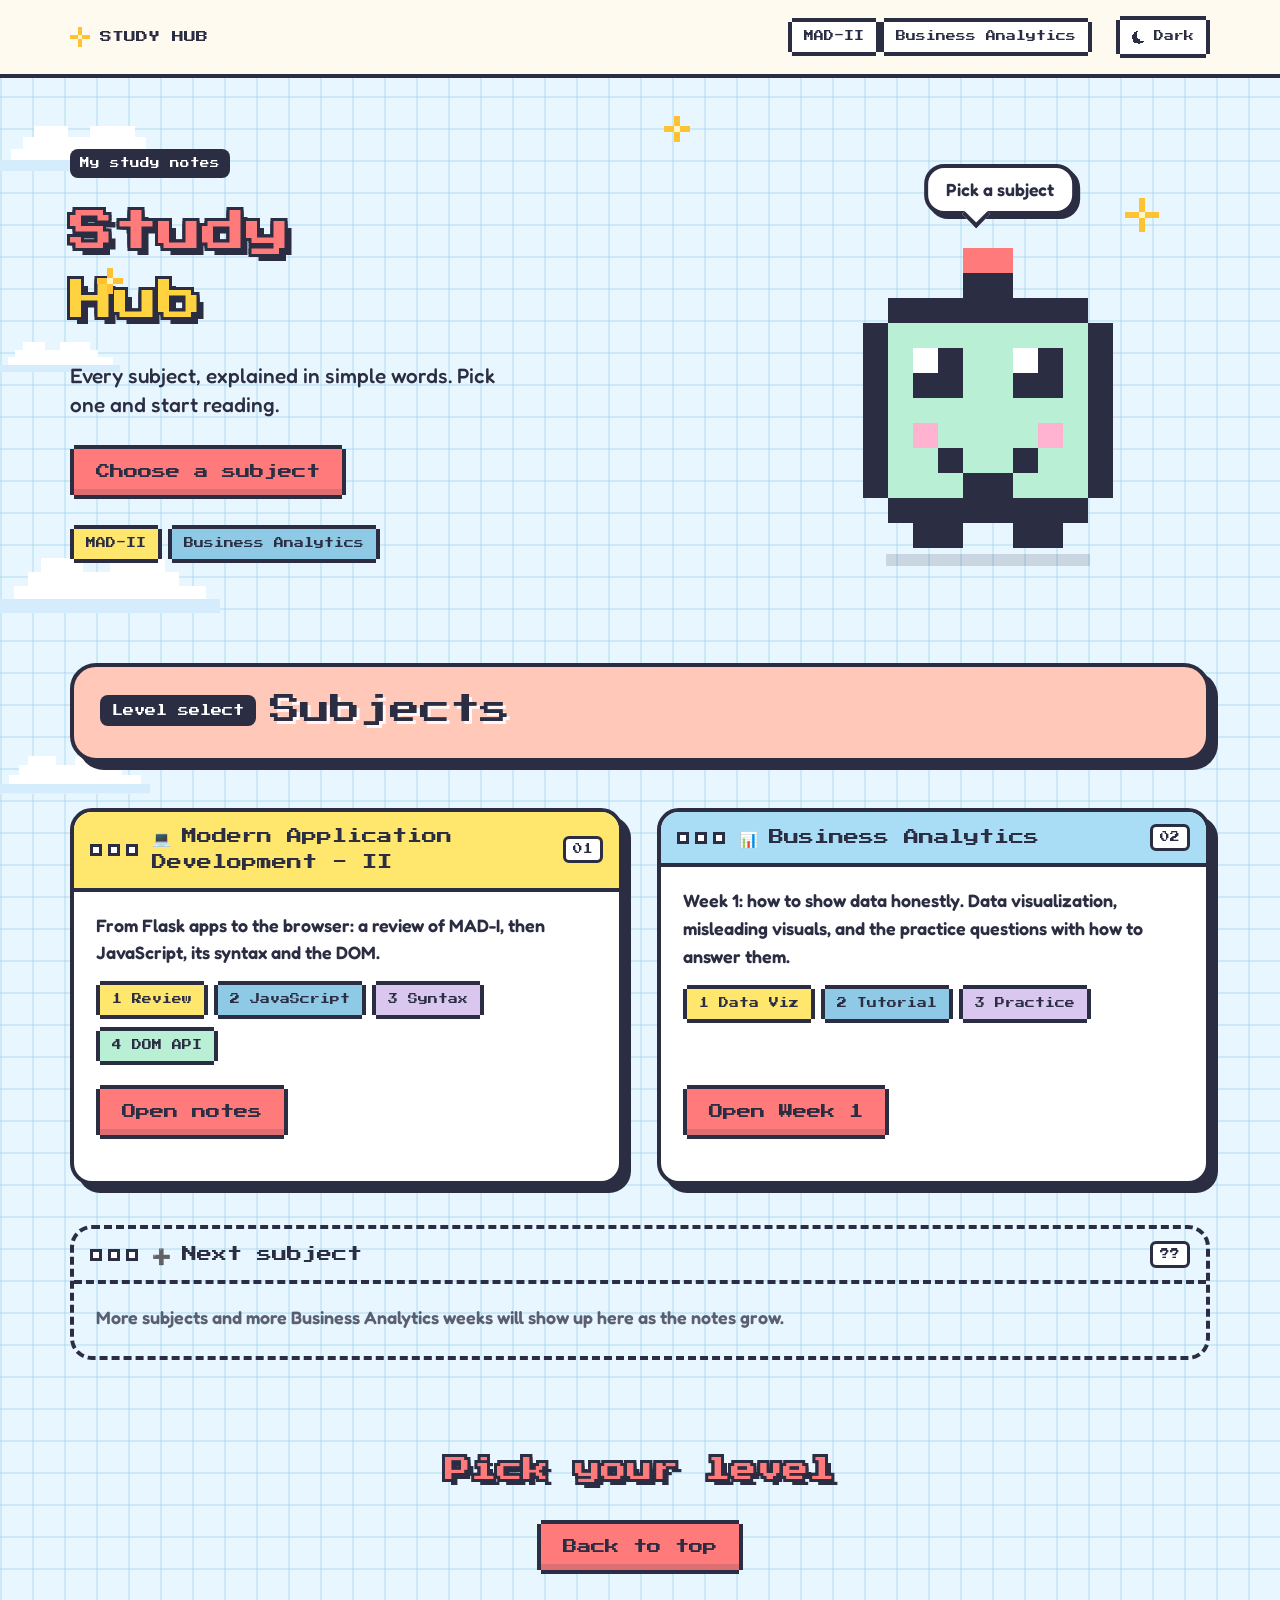
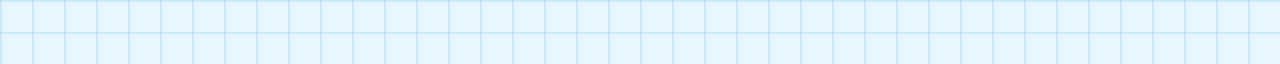
<file: index.html>
<!DOCTYPE html>
<html lang="en">
<head>
  <meta charset="utf-8">
  <meta name="viewport" content="width=device-width, initial-scale=1">
  <title>Study Hub</title>
  <meta name="description" content="Study Hub: my notes in simple words, one subject at a time. Modern Application Development - II and Business Analytics.">
  <link rel="preconnect" href="https://fonts.googleapis.com">
  <link rel="preconnect" href="https://fonts.gstatic.com" crossorigin>
  <link href="https://fonts.googleapis.com/css2?family=Fredoka:wght@400;500;600;700&family=Press+Start+2P&family=VT323&display=swap" rel="stylesheet">
  <link rel="stylesheet" href="style.css">
  <script src="theme.js"></script>
</head>
<body>

<div class="progress" aria-hidden="true"></div>

<!-- Pixel sprites reused across the page -->
<svg class="sprites" aria-hidden="true" focusable="false">
  <symbol id="cloud" viewBox="0 0 16 4">
    <path fill="#ffffff" d="M3 0h3v1H3z M8 0h4v1H8z M2 1h11v1H2z M1 2h14v1H1z M0 3h16v1H0z"/>
    <path fill="#d4ecfb" d="M0 3h16v1H0z"/>
  </symbol>
  <symbol id="star" viewBox="0 0 5 5">
    <path fill="#ffc233" d="M2 0h1v5H2z M0 2h5v1H0z"/>
    <path fill="#fff6c8" d="M2 2h1v1H2z"/>
  </symbol>
</svg>

<div class="sky" aria-hidden="true">
  <svg class="cloud c1"><use href="#cloud"/></svg>
  <svg class="cloud c2"><use href="#cloud"/></svg>
  <svg class="cloud c3"><use href="#cloud"/></svg>
  <svg class="cloud c4"><use href="#cloud"/></svg>
</div>

<header class="hud">
  <div class="hud-inner">
    <a class="brand" href="#top">
      <svg class="brand-star" aria-hidden="true"><use href="#star"/></svg>
      <span>STUDY HUB</span>
    </a>
    <nav aria-label="Subjects">
      <a href="mad2.html">MAD-II</a>
      <a href="ba-week1.html">Business Analytics</a>
    </nav>
    <button class="theme-toggle" type="button" aria-pressed="false" aria-label="Switch to dark theme">
      <svg class="tt-ico tt-moon" viewBox="0 0 12 12" aria-hidden="true" shape-rendering="crispEdges"><path fill="currentColor" d="M3 1h2v1h-2zM2 2h2v1h-2zM1 3h3v1h-3zM0 4h4v1h-4zM0 5h4v1h-4zM0 6h4v1h-4zM0 7h5v1h-5zM1 8h6v1h-6zM1 9h9v1h-9zM2 10h7v1h-7zM5 11h2v1h-2z"/></svg>
      <svg class="tt-ico tt-sun" viewBox="0 0 12 12" aria-hidden="true" shape-rendering="crispEdges"><path fill="currentColor" d="M5 0h2v1h-2zM5 1h2v1h-2zM2 2h1v1h-1zM9 2h1v1h-1zM5 3h2v1h-2zM4 4h4v1h-4zM0 5h2v1h-2zM3 5h6v1h-6zM10 5h2v1h-2zM0 6h2v1h-2zM3 6h6v1h-6zM10 6h2v1h-2zM4 7h4v1h-4zM5 8h2v1h-2zM2 9h1v1h-1zM9 9h1v1h-1zM5 10h2v1h-2zM5 11h2v1h-2z"/></svg>
      <span class="tt-label">Dark</span>
    </button>
  </div>
</header>

<main>

  <!-- ============ HERO ============ -->
  <section class="hero" id="top">
    <svg class="star st1" aria-hidden="true"><use href="#star"/></svg>
    <svg class="star st2" aria-hidden="true"><use href="#star"/></svg>
    <svg class="star st3" aria-hidden="true"><use href="#star"/></svg>

    <div class="hero-text">
      <p class="eyebrow">My study notes</p>
      <h1 class="title">
        <span style="--i:0;--c:#ff7b7b">Study</span>
        <span style="--i:1;--c:#ffd23f">Hub</span>
      </h1>
      <p class="lede">Every subject, explained in simple words. Pick one and start reading.</p>
      <p><a class="btn go" href="#subjects">Choose a subject</a></p>
      <ul class="world-links">
        <li><a href="mad2.html">MAD-II</a></li>
        <li><a href="ba-week1.html">Business Analytics</a></li>
      </ul>
    </div>

    <div class="mascot">
      <p class="bubble">Pick a subject</p>
      <svg class="robot" viewBox="0 0 12 12" role="img" aria-label="A friendly pixel robot" shape-rendering="crispEdges">
        <rect x="5" y="0" width="2" height="1" fill="#ff7b7b"/>
        <rect x="2" y="3" width="8" height="7" fill="#b9f0d5"/>
        <path fill="#2b2d42" d="M5 1h2v1H5z M2 2h8v1H2z M1 3h1v7H1z M10 3h1v7h-1z M2 10h8v1H2z M3 4h2v2H3z M7 4h2v2H7z M4 8h1v1H4z M7 8h1v1H7z M5 9h2v1H5z M3 11h2v1H3z M7 11h2v1H7z"/>
        <path fill="#ffffff" d="M3 4h1v1H3z M7 4h1v1H7z"/>
        <path fill="#ffb3d1" d="M3 7h1v1H3z M8 7h1v1H8z"/>
      </svg>
    </div>
  </section>


  <!-- ============ SUBJECTS ============ -->
  <section class="world wh" id="subjects">
    <header class="world-head">
      <div class="world-title">
        <span class="badge">Level select</span>
        <h2>Subjects</h2>
      </div>
    </header>

    <div class="grid">

      <!-- Subject 1 -->
      <article class="slide s-6 subject" id="subject-mad2">
        <header class="bar">
          <span class="dots" aria-hidden="true"><i></i><i></i><i></i></span>
          <h3><span class="ico" aria-hidden="true">💻</span>Modern Application Development - II</h3>
          <span class="no" title="Subject 1">01</span>
        </header>
        <div class="body">
          <p class="lead">From Flask apps to the browser: a review of MAD-I, then JavaScript, its syntax and the DOM.</p>
          <ul class="world-links">
            <li><a href="mad2.html#world-1">1 Review</a></li>
            <li><a href="mad2.html#world-2">2 JavaScript</a></li>
            <li><a href="mad2.html#world-3">3 Syntax</a></li>
            <li><a href="mad2.html#world-4">4 DOM API</a></li>
          </ul>
          <p class="push"><a class="btn go" href="mad2.html">Open notes</a></p>
        </div>
      </article>

      <!-- Subject 2 -->
      <article class="slide s-6 subject" id="subject-ba">
        <header class="bar">
          <span class="dots" aria-hidden="true"><i></i><i></i><i></i></span>
          <h3><span class="ico" aria-hidden="true">📊</span>Business Analytics</h3>
          <span class="no" title="Subject 2">02</span>
        </header>
        <div class="body">
          <p class="lead">Week 1: how to show data honestly. Data visualization, misleading visuals, and the practice questions with how to answer them.</p>
          <ul class="world-links">
            <li><a href="ba-week1.html#world-1">1 Data Viz</a></li>
            <li><a href="ba-week1.html#world-2">2 Tutorial</a></li>
            <li><a href="ba-week1.html#world-3">3 Practice</a></li>
          </ul>
          <p class="push"><a class="btn go" href="ba-week1.html">Open Week 1</a></p>
        </div>
      </article>

      <!-- Placeholder -->
      <article class="slide s-12 ghost" id="subject-next">
        <header class="bar">
          <span class="dots" aria-hidden="true"><i></i><i></i><i></i></span>
          <h3><span class="ico" aria-hidden="true">➕</span>Next subject</h3>
          <span class="no" title="Coming soon">??</span>
        </header>
        <div class="body">
          <p class="lead">More subjects and more Business Analytics weeks will show up here as the notes grow.</p>
        </div>
      </article>

    </div>
  </section>

</main>

<footer class="foot">
  <p class="clear">Pick your level</p>
  <a class="btn go" href="#top">Back to top</a>
</footer>

</body>
</html>
</file>
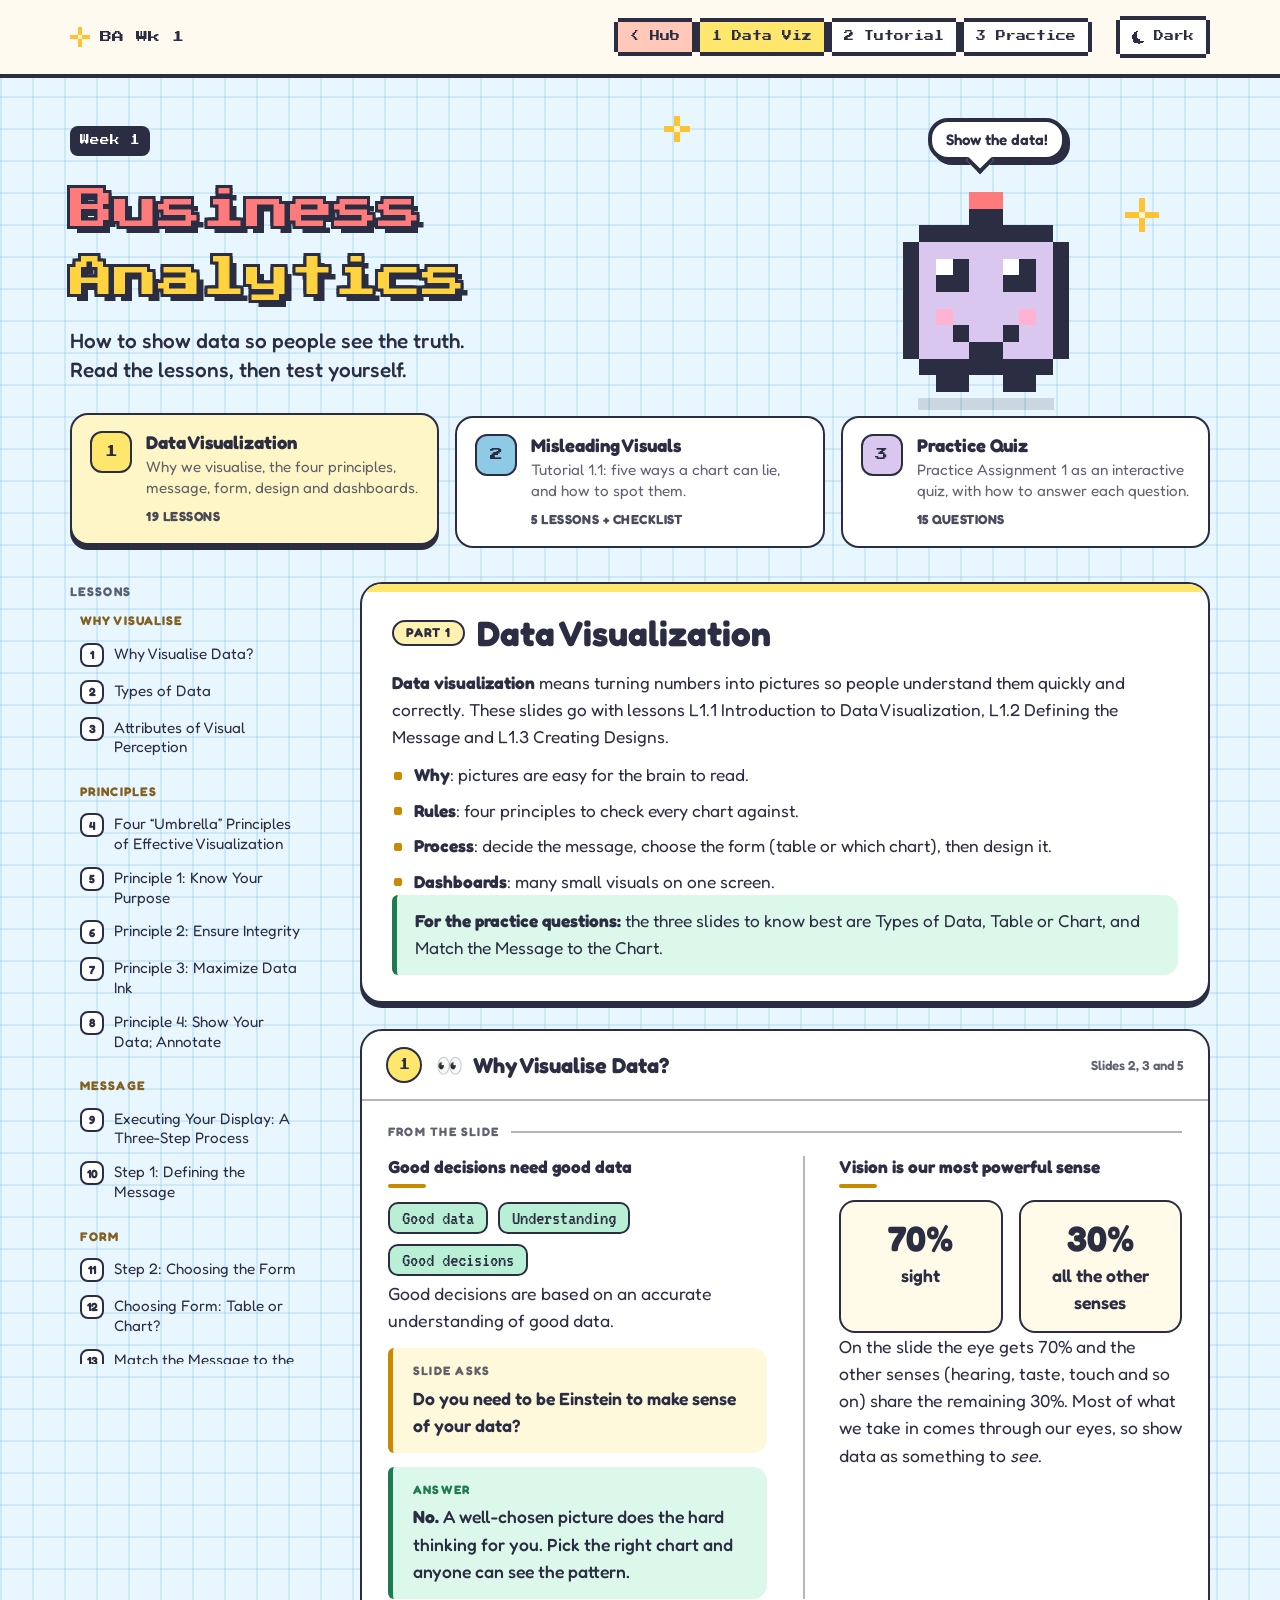
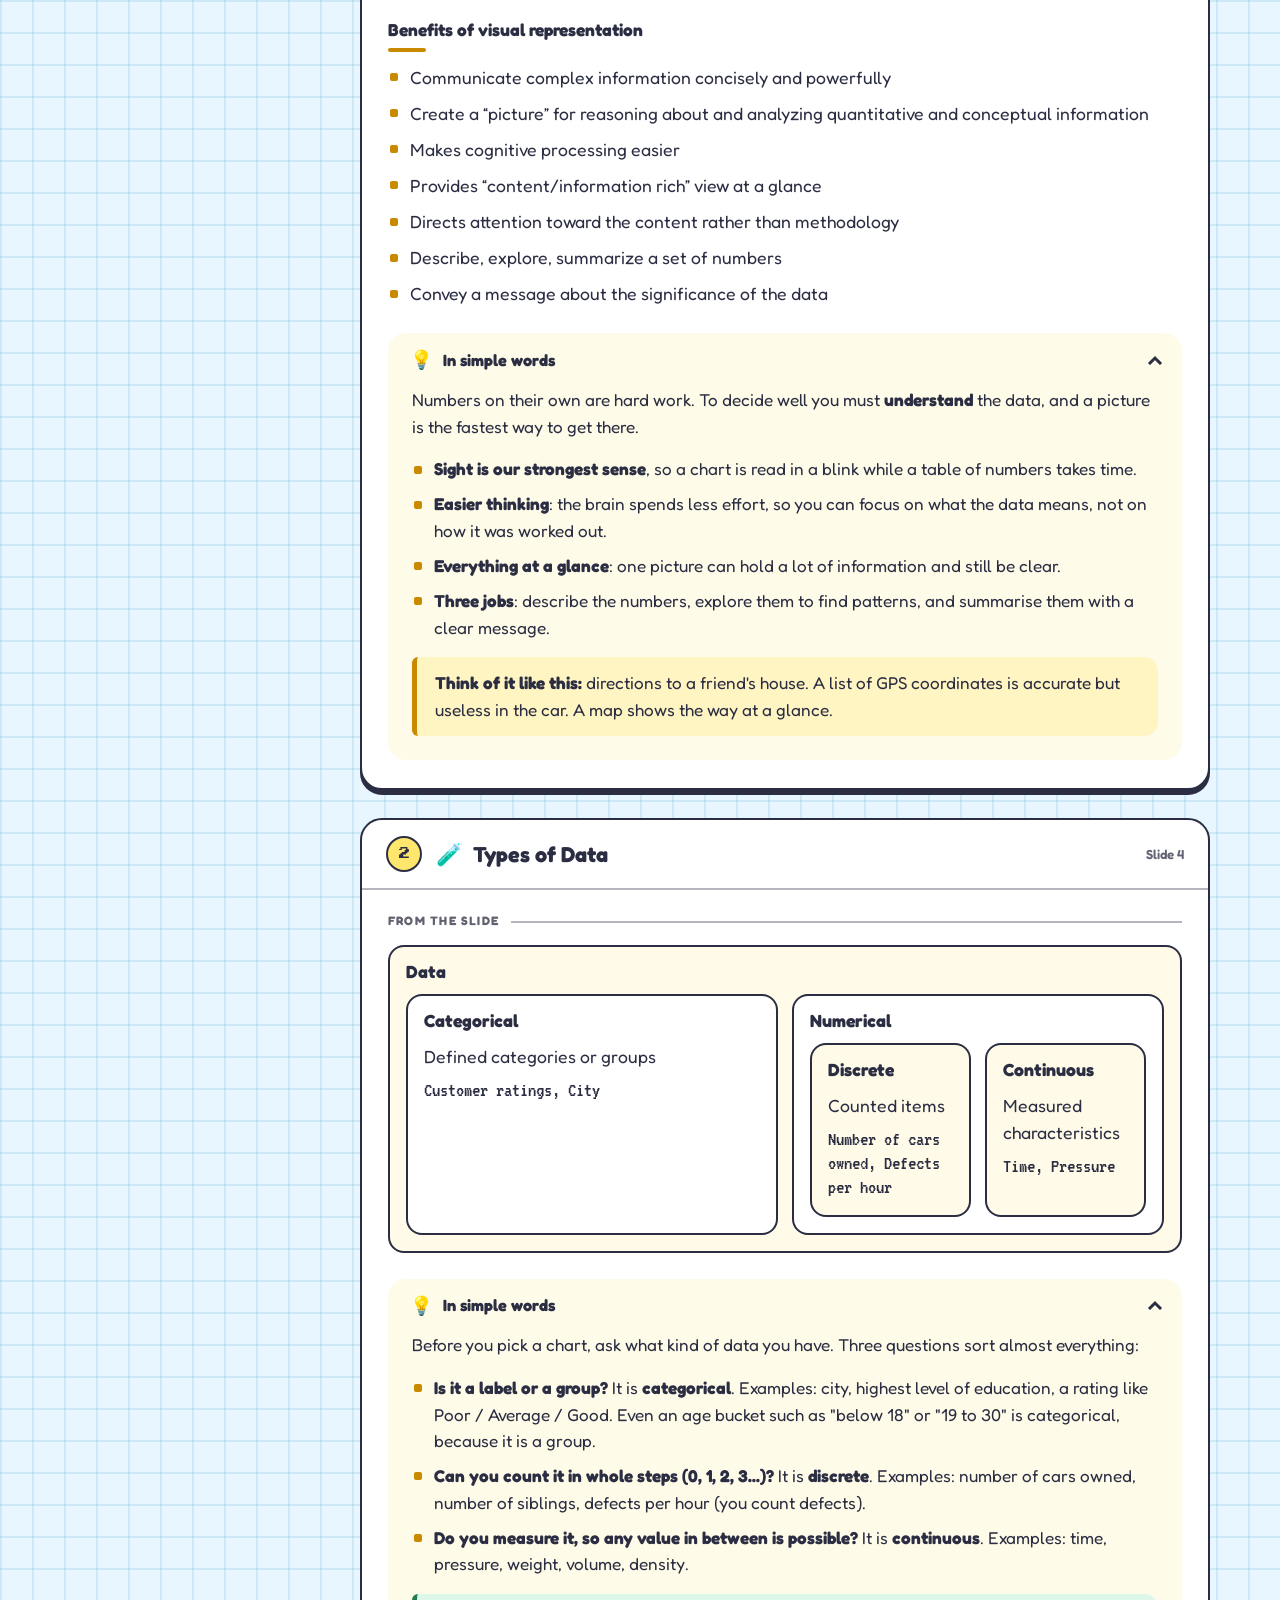
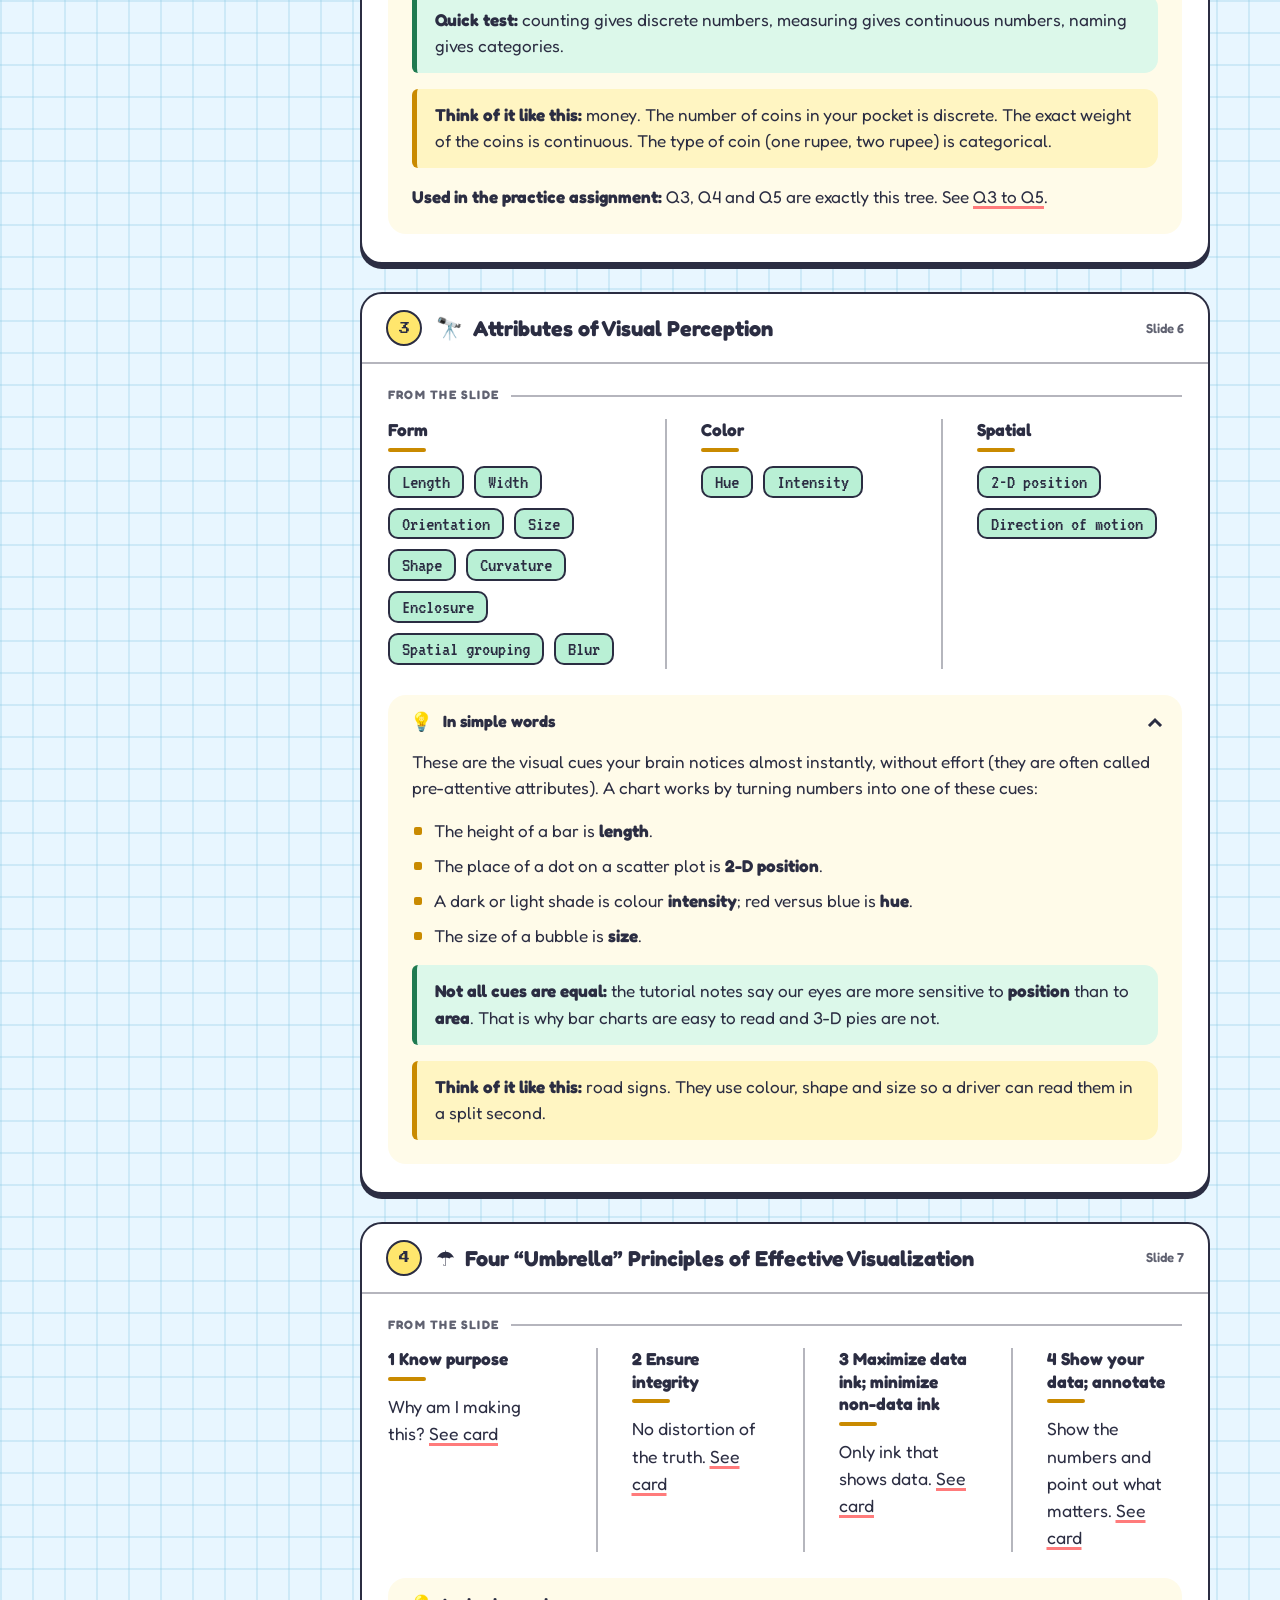
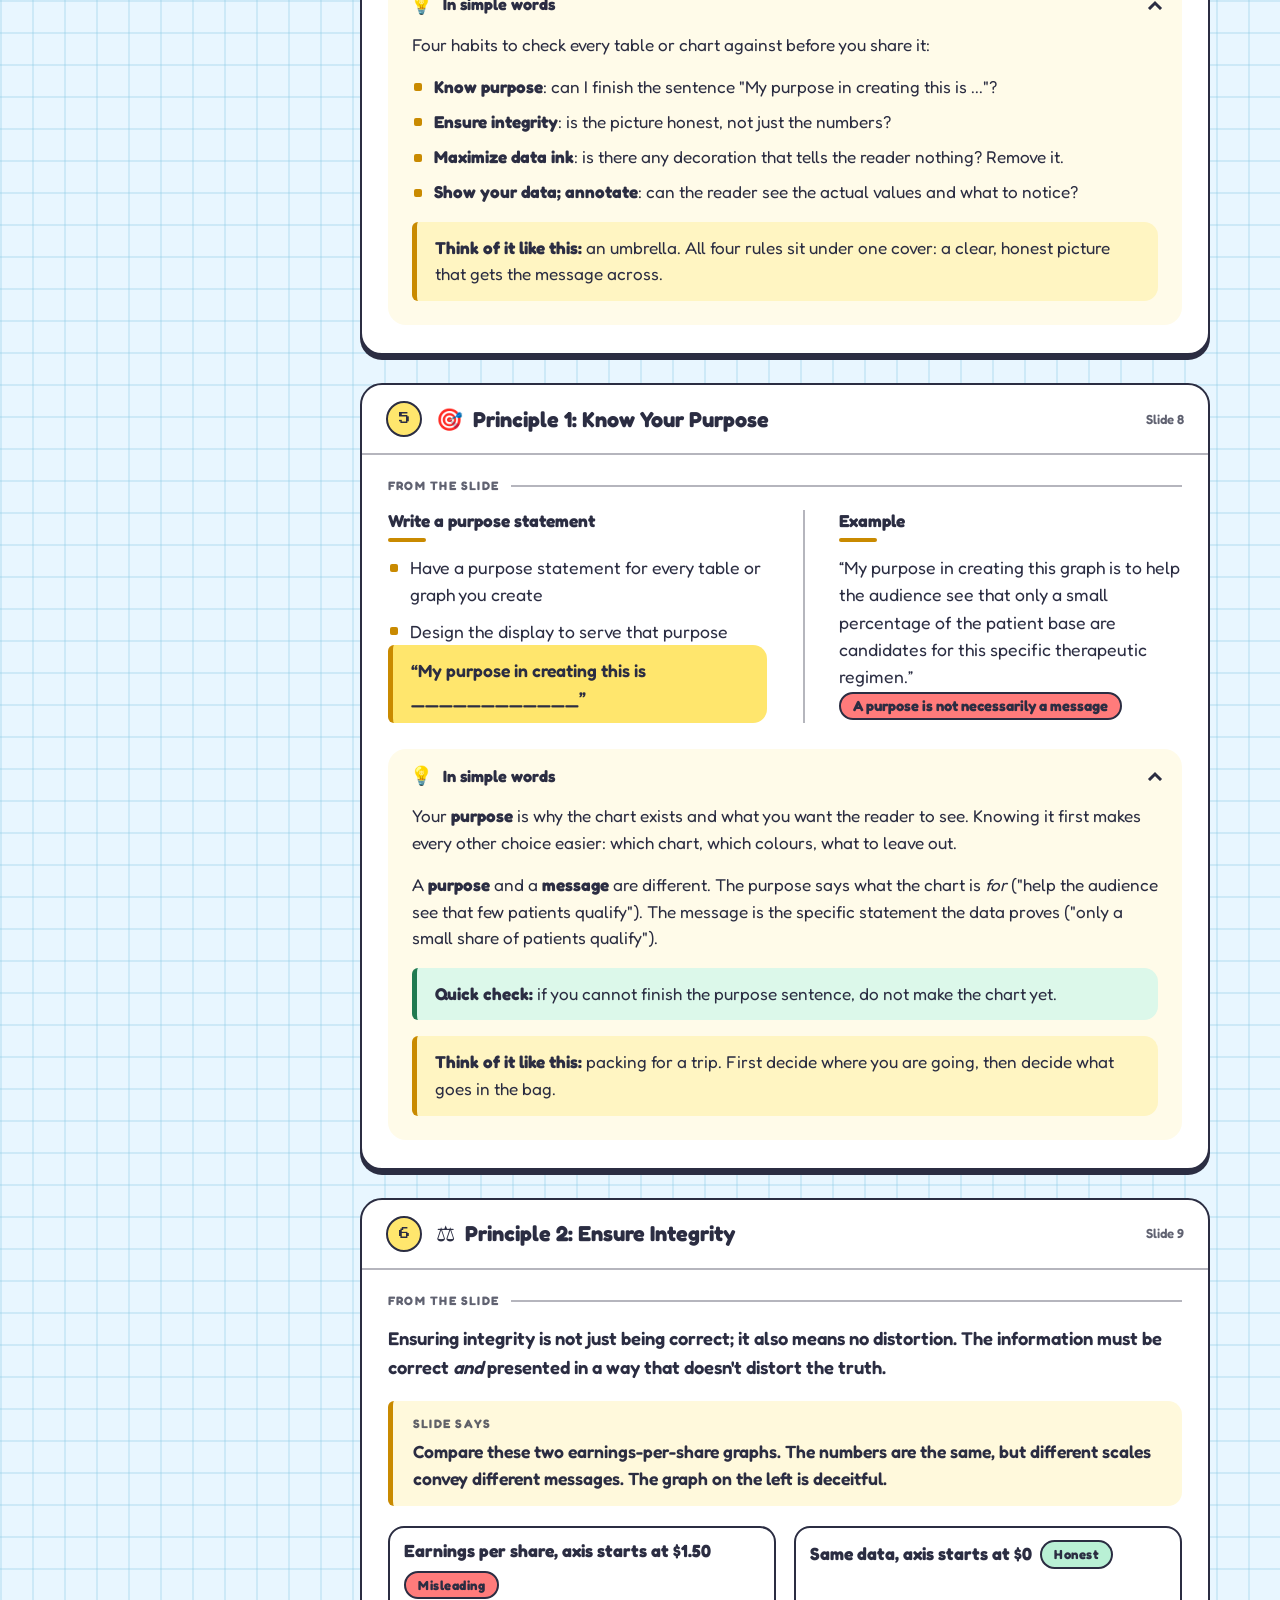
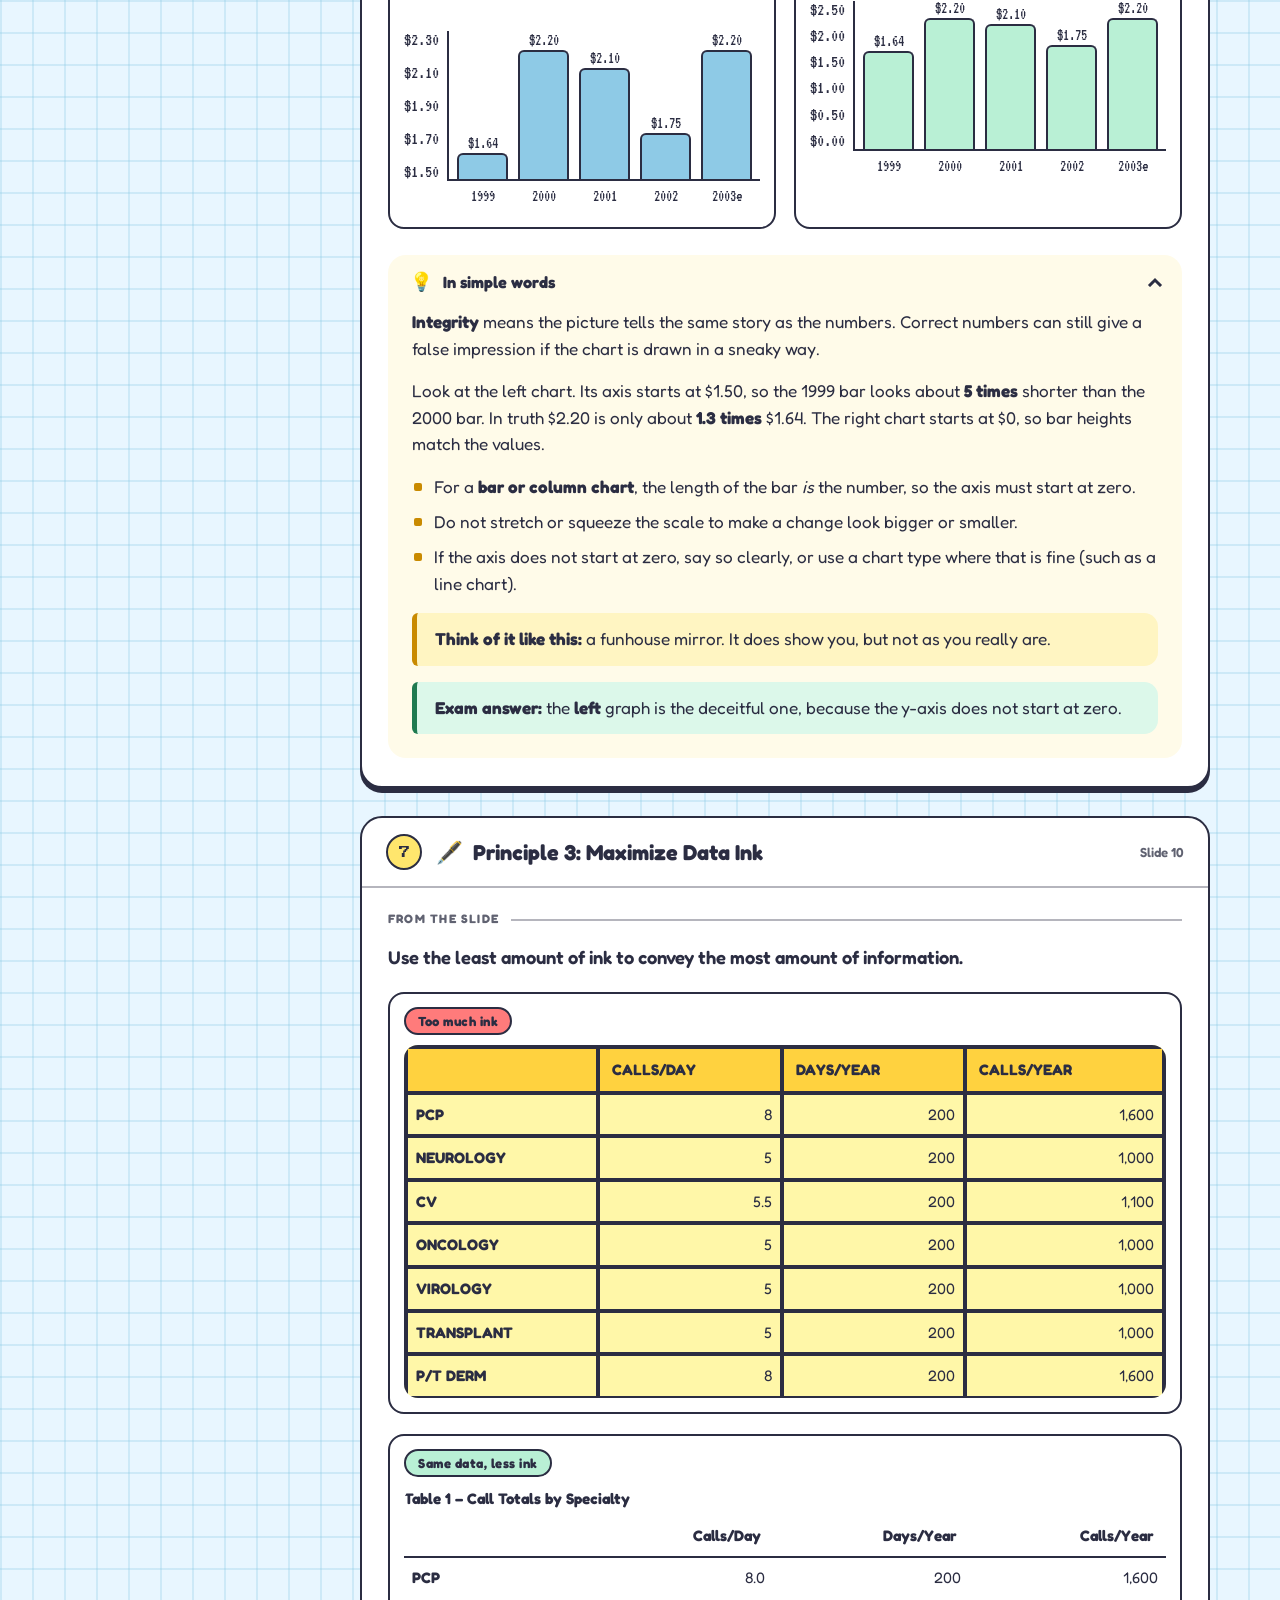
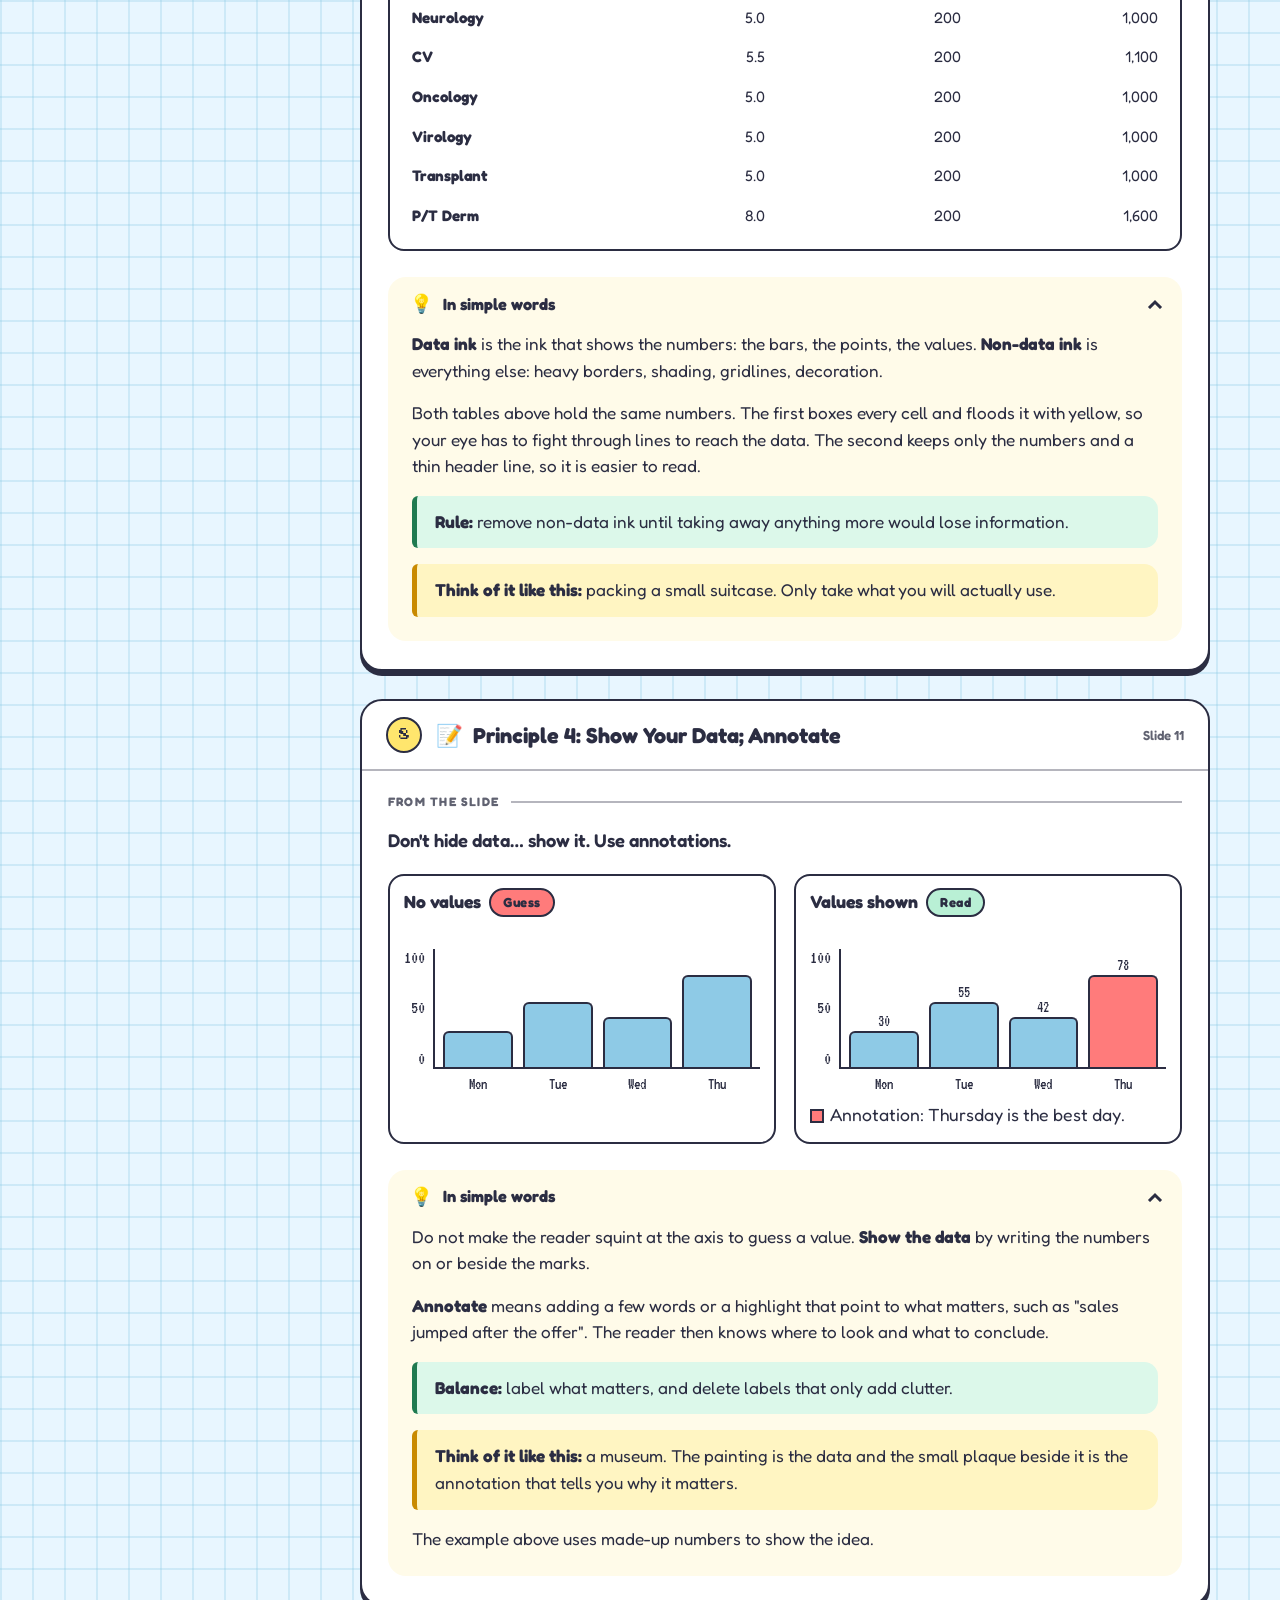
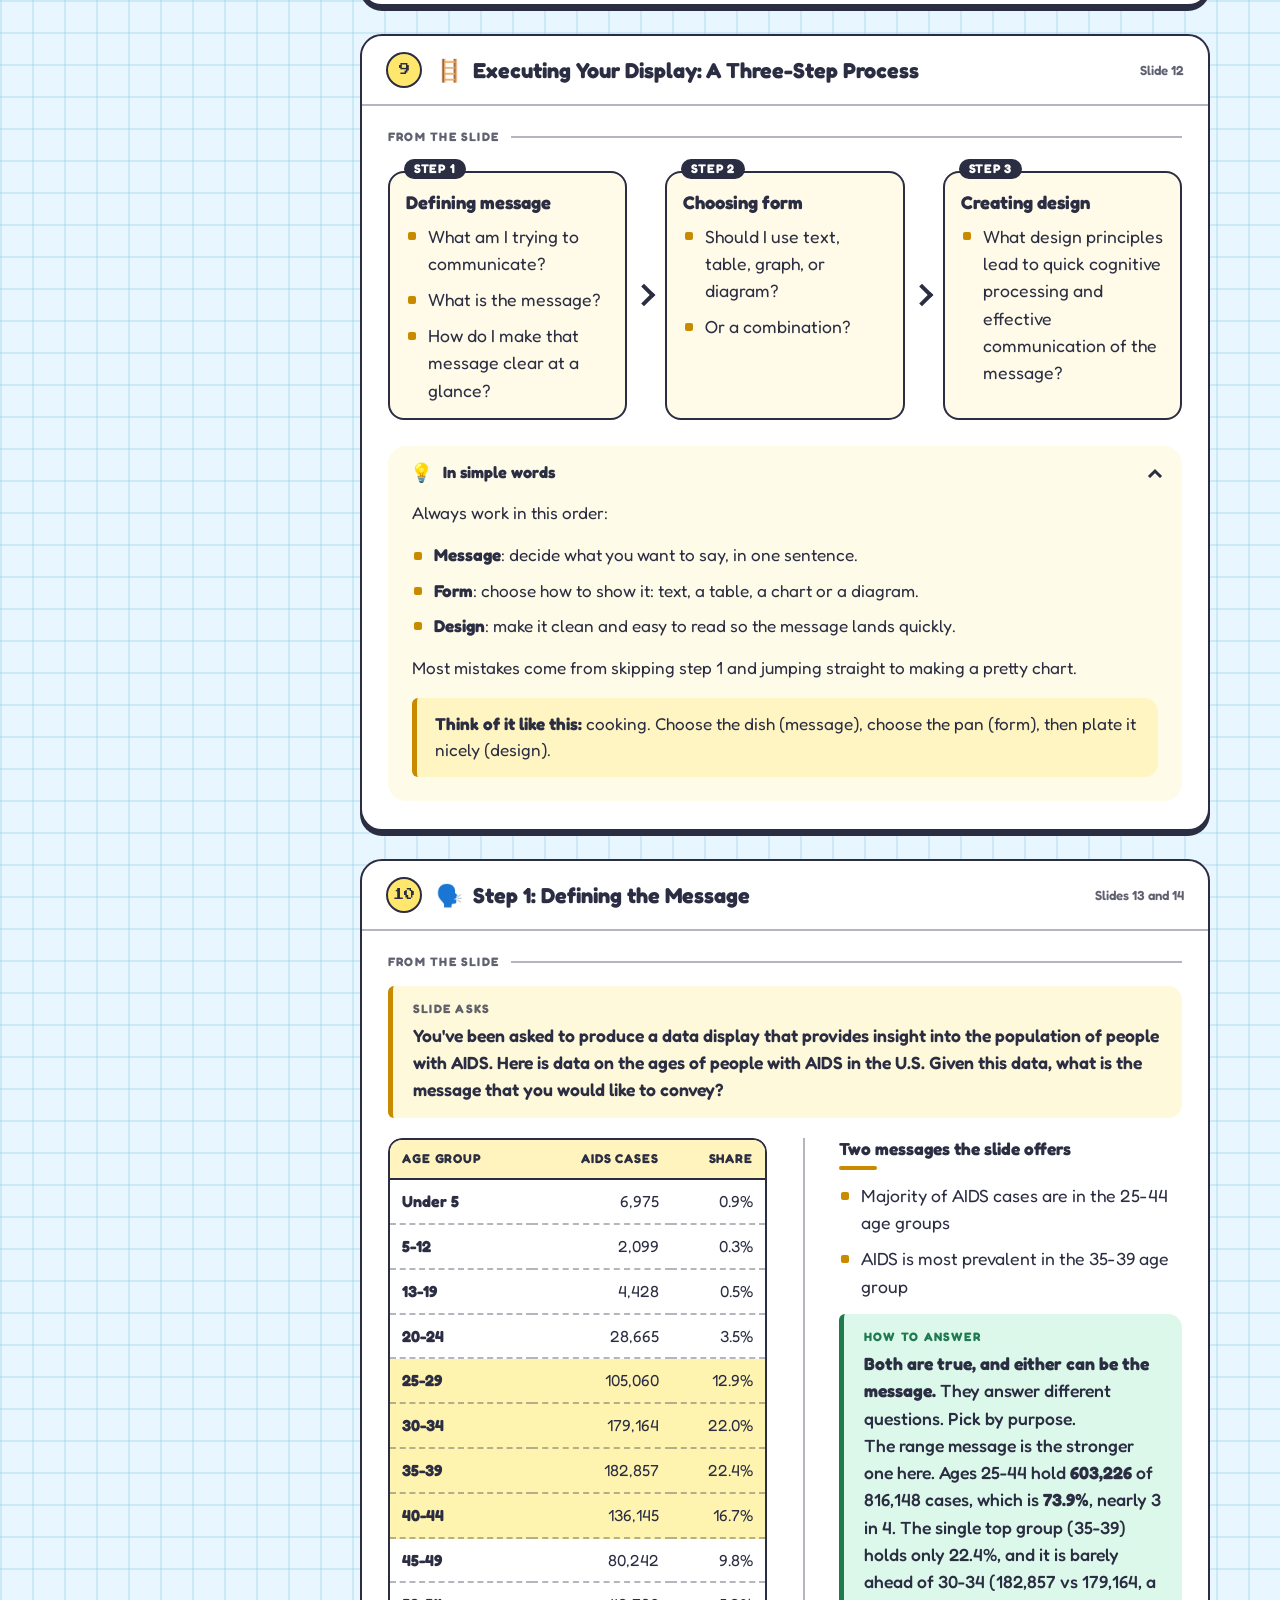
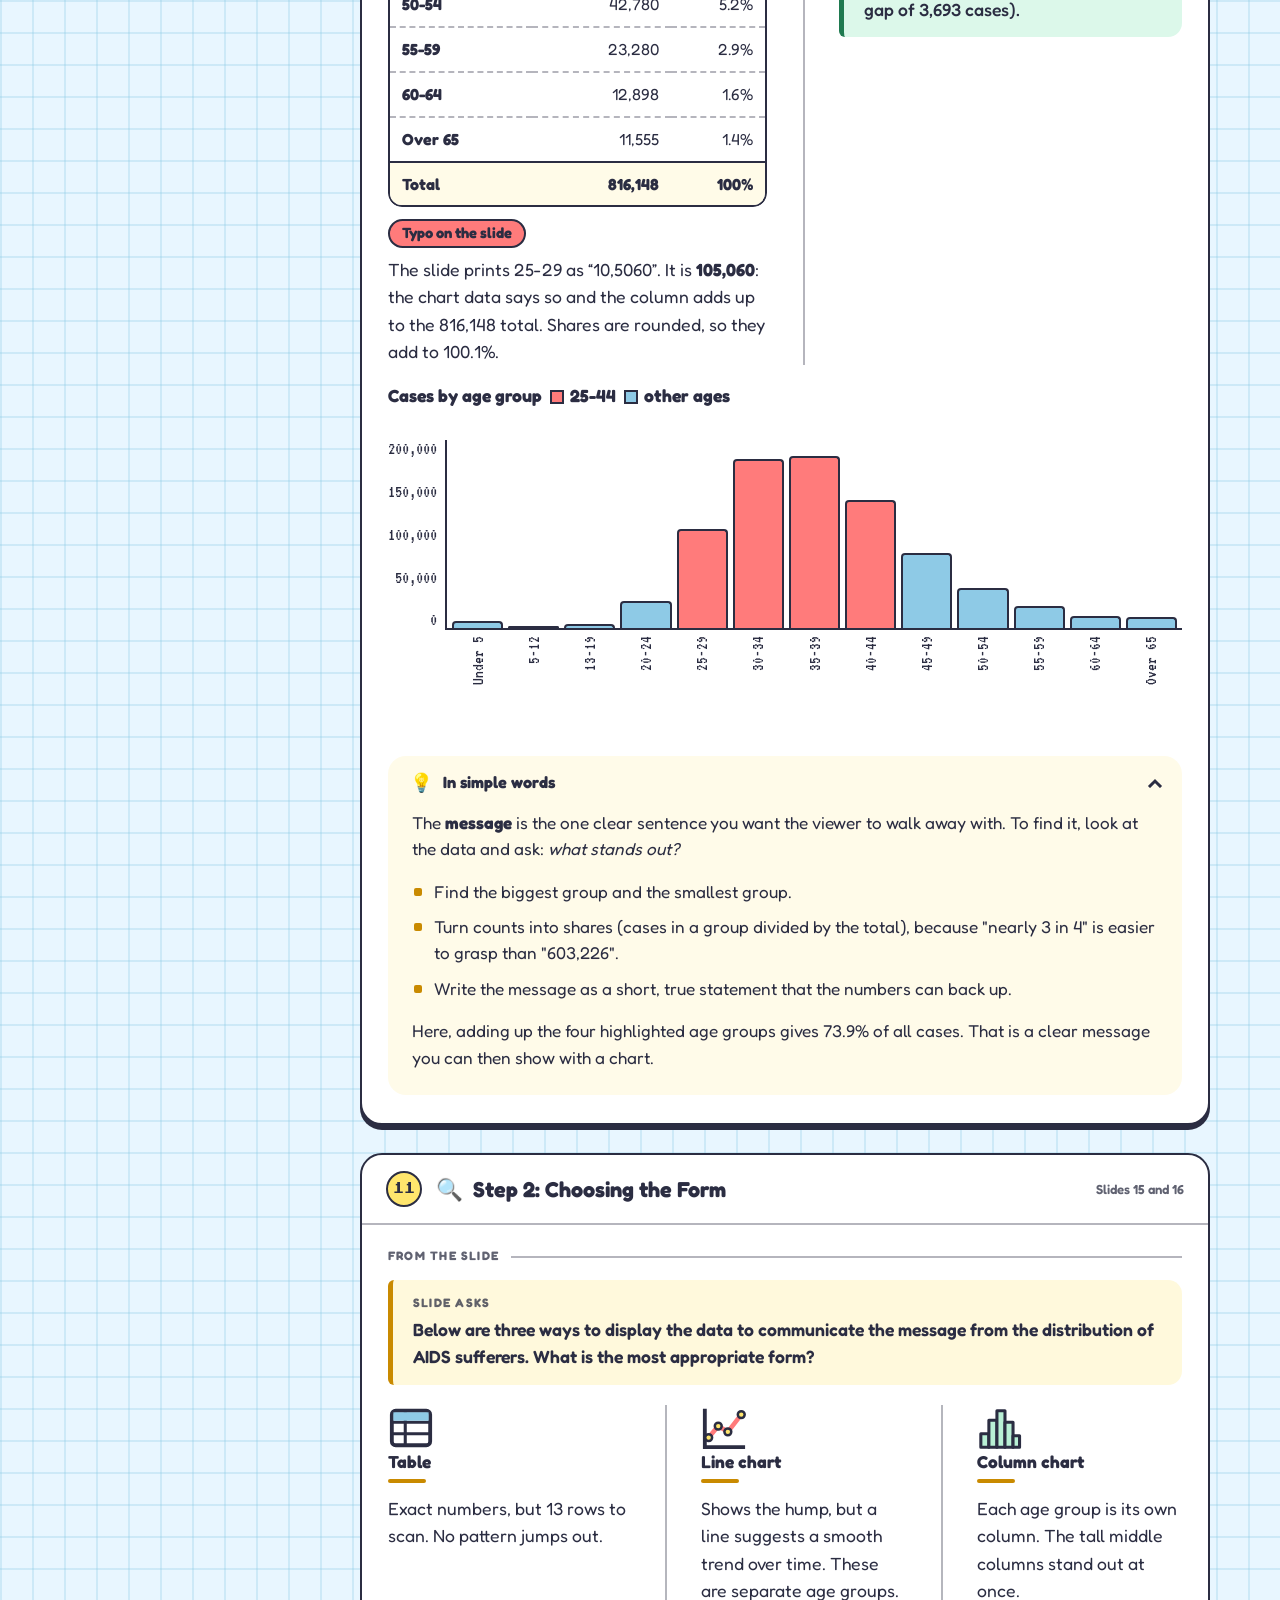
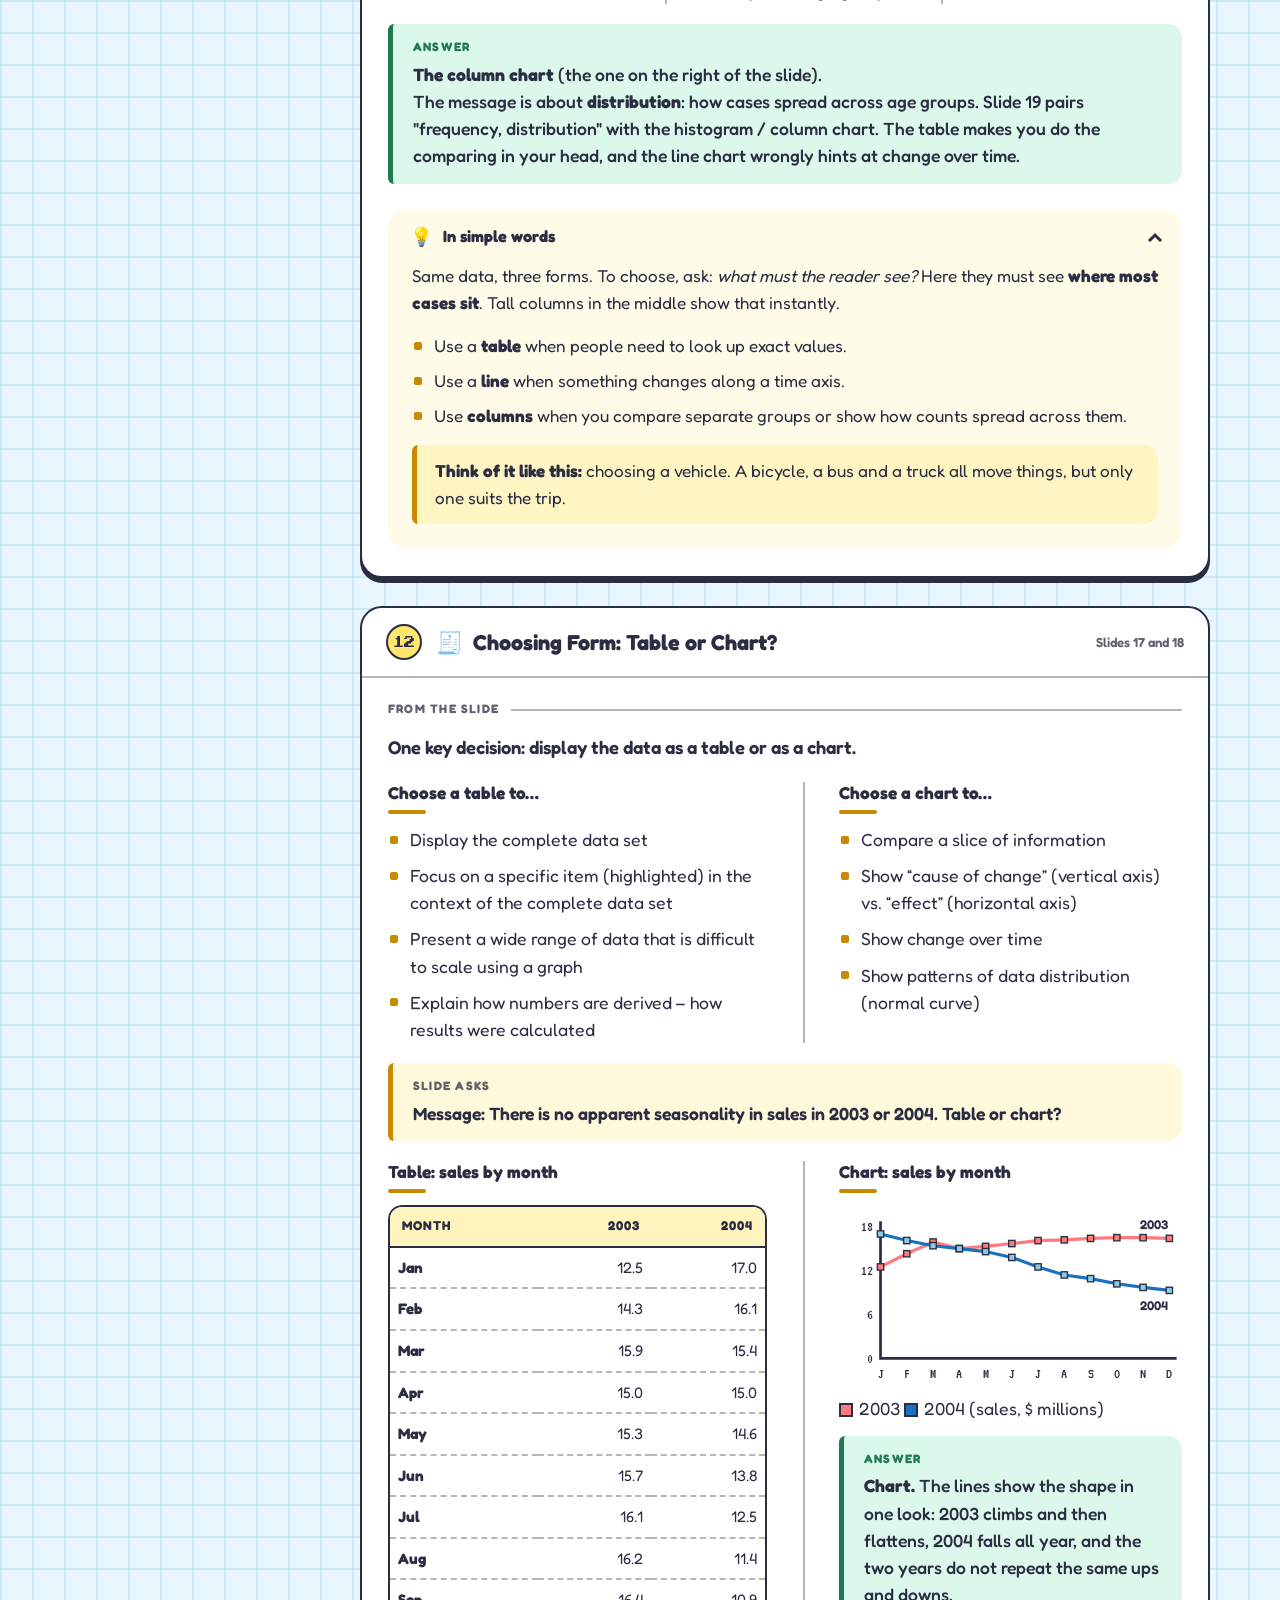
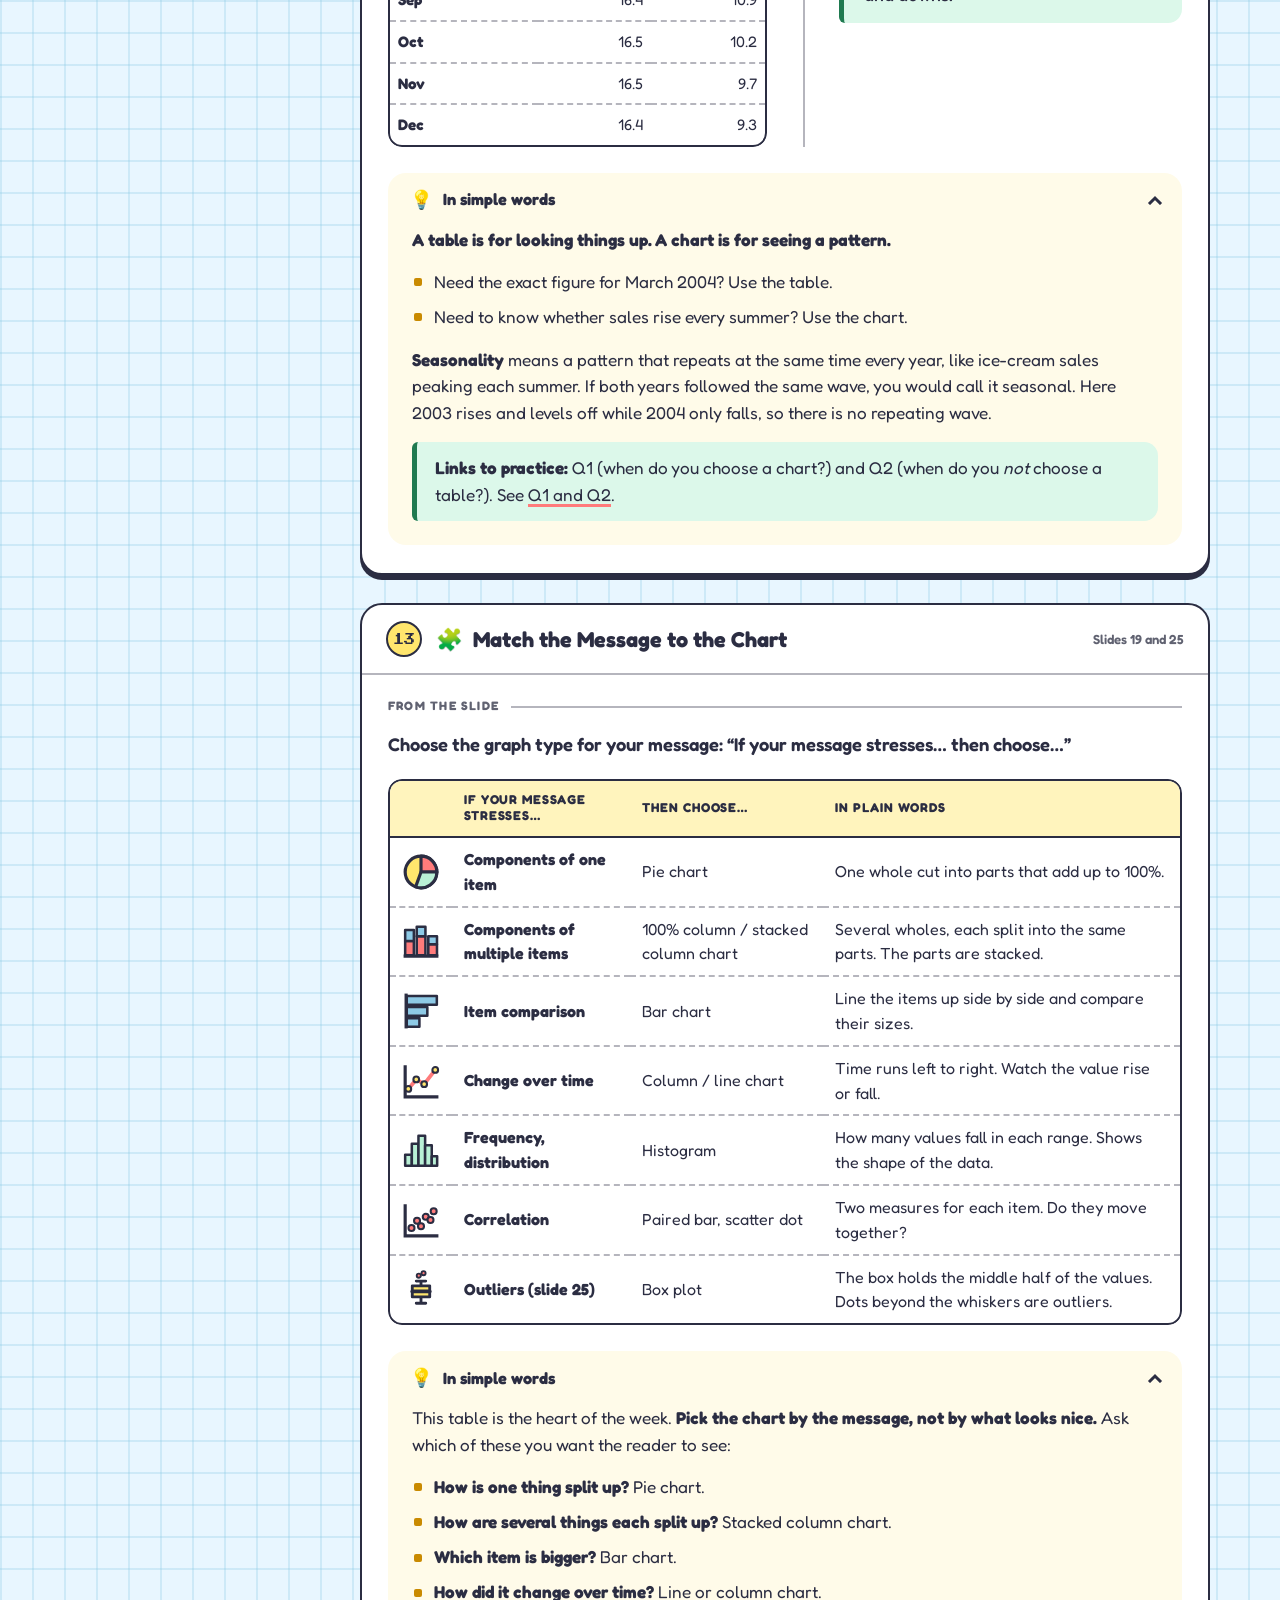
<file: ba-week1.html>
<!DOCTYPE html>
<html lang="en">
<head>
  <meta charset="utf-8">
  <meta name="viewport" content="width=device-width, initial-scale=1">
  <title>Business Analytics - Week 1</title>
  <meta name="description" content="Business Analytics, Week 1: data visualization, misleading visuals, and the practice assignment with how to answer each question.">
  <link rel="preconnect" href="https://fonts.googleapis.com">
  <link rel="preconnect" href="https://fonts.gstatic.com" crossorigin>
  <link href="https://fonts.googleapis.com/css2?family=Fredoka:wght@400;500;600;700&family=Press+Start+2P&family=VT323&display=swap" rel="stylesheet">
  <link rel="stylesheet" href="style.css">
  <script src="theme.js"></script>
</head>
<body class="ba">

<div class="progress" aria-hidden="true"></div>

<!-- Pixel sprites reused across the page -->
<svg class="sprites" aria-hidden="true" focusable="false">
  <symbol id="cloud" viewBox="0 0 16 4">
    <path fill="#ffffff" d="M3 0h3v1H3z M8 0h4v1H8z M2 1h11v1H2z M1 2h14v1H1z M0 3h16v1H0z"/>
    <path fill="#d4ecfb" d="M0 3h16v1H0z"/>
  </symbol>
  <symbol id="star" viewBox="0 0 5 5">
    <path fill="#ffc233" d="M2 0h1v5H2z M0 2h5v1H0z"/>
    <path fill="#fff6c8" d="M2 2h1v1H2z"/>
  </symbol>

  <!-- Chart icons (24 x 24 each) -->
  <symbol id="ch-pie" viewBox="0 0 24 24">
    <circle cx="12" cy="12" r="10" fill="#ffe66d" stroke="#2b2d42" stroke-width="2"/>
    <path d="M12 12V2A10 10 0 0 1 22 12Z" fill="#ff7b7b" stroke="#2b2d42" stroke-width="2" stroke-linejoin="round"/>
    <path d="M12 12H22A10 10 0 0 1 8.6 21.4Z" fill="#b9f0d5" stroke="#2b2d42" stroke-width="2" stroke-linejoin="round"/>
  </symbol>
  <symbol id="ch-stack" viewBox="0 0 24 24">
    <g stroke="#2b2d42" stroke-width="1.6" stroke-linejoin="round">
      <rect x="2" y="12" width="5.5" height="9" fill="#ff7b7b"/>
      <rect x="2" y="5" width="5.5" height="7" fill="#8ecae6"/>
      <rect x="9.3" y="9" width="5.5" height="12" fill="#ff7b7b"/>
      <rect x="9.3" y="3" width="5.5" height="6" fill="#8ecae6"/>
      <rect x="16.6" y="14" width="5.5" height="7" fill="#ff7b7b"/>
      <rect x="16.6" y="9" width="5.5" height="5" fill="#8ecae6"/>
    </g>
    <path d="M1 21.6H23" stroke="#2b2d42" stroke-width="2"/>
  </symbol>
  <symbol id="ch-bar" viewBox="0 0 24 24">
    <g stroke="#2b2d42" stroke-width="1.6" stroke-linejoin="round" fill="#8ecae6">
      <rect x="3" y="2.5" width="19" height="5.5"/>
      <rect x="3" y="9.5" width="13" height="5.5"/>
      <rect x="3" y="16.5" width="8" height="5.5"/>
    </g>
    <path d="M2.6 1V23" stroke="#2b2d42" stroke-width="2"/>
  </symbol>
  <symbol id="ch-line" viewBox="0 0 24 24">
    <path d="M2 2V22H23" fill="none" stroke="#2b2d42" stroke-width="2"/>
    <path d="M4 17L9 11L14 14L21 5" fill="none" stroke="#ff7b7b" stroke-width="2.4" stroke-linejoin="round" stroke-linecap="round"/>
    <g fill="#ffe66d" stroke="#2b2d42" stroke-width="1.3">
      <circle cx="4" cy="17" r="1.8"/><circle cx="9" cy="11" r="1.8"/><circle cx="14" cy="14" r="1.8"/><circle cx="21" cy="5" r="1.8"/>
    </g>
  </symbol>
  <symbol id="ch-hist" viewBox="0 0 24 24">
    <g stroke="#2b2d42" stroke-width="1.6" stroke-linejoin="round" fill="#b9f0d5">
      <rect x="2" y="15" width="4.2" height="7"/>
      <rect x="6.2" y="8" width="4.2" height="14"/>
      <rect x="10.4" y="3" width="4.2" height="19"/>
      <rect x="14.6" y="9" width="4.2" height="13"/>
      <rect x="18.8" y="16" width="3.4" height="6"/>
    </g>
  </symbol>
  <symbol id="ch-scatter" viewBox="0 0 24 24">
    <path d="M2 2V22H23" fill="none" stroke="#2b2d42" stroke-width="2"/>
    <path d="M5 18L21 6" stroke="#2b2d42" stroke-width="1.4" stroke-dasharray="3 2.5"/>
    <g fill="#ff7b7b" stroke="#2b2d42" stroke-width="1.3">
      <circle cx="6" cy="17" r="1.9"/><circle cx="9.5" cy="12.5" r="1.9"/><circle cx="12" cy="16" r="1.9"/>
      <circle cx="15" cy="10" r="1.9"/><circle cx="18" cy="12" r="1.9"/><circle cx="20" cy="6.5" r="1.9"/>
    </g>
  </symbol>
  <symbol id="ch-box" viewBox="0 0 24 24">
    <g stroke="#2b2d42" stroke-width="1.8" stroke-linecap="round" stroke-linejoin="round">
      <path d="M12 10V7M9 7H15M12 17V21M9 21H15" fill="none"/>
      <rect x="6.5" y="10" width="11" height="7" fill="#ffe66d"/>
      <path d="M6.5 13.5H17.5" fill="none" stroke-width="2.4"/>
    </g>
    <g fill="#ff7b7b" stroke="#2b2d42" stroke-width="1.2">
      <circle cx="10.6" cy="3.6" r="1.3"/><circle cx="13.6" cy="2" r="1.3"/>
    </g>
  </symbol>
  <symbol id="ch-table" viewBox="0 0 24 24">
    <rect x="2" y="3" width="20" height="18" rx="2" fill="#fff" stroke="#2b2d42" stroke-width="2"/>
    <path d="M2 9H22M2 15H22M9 3V21" fill="none" stroke="#2b2d42" stroke-width="1.6"/>
    <rect x="2.8" y="3.8" width="18.4" height="4.4" fill="#8ecae6"/>
  </symbol>
</svg>

<div class="sky" aria-hidden="true">
  <svg class="cloud c1"><use href="#cloud"/></svg>
  <svg class="cloud c2"><use href="#cloud"/></svg>
  <svg class="cloud c3"><use href="#cloud"/></svg>
  <svg class="cloud c4"><use href="#cloud"/></svg>
</div>

<header class="hud">
  <div class="hud-inner">
    <a class="brand" href="#top">
      <svg class="brand-star" aria-hidden="true"><use href="#star"/></svg>
      <abbr title="Business Analytics - Week 1">BA Wk 1</abbr>
    </a>
    <nav aria-label="Parts of Week 1">
      <a class="hub-link" href="index.html">&lt; Hub</a>
      <a href="#world-1" data-tab="world-1">1 Data Viz</a>
      <a href="#world-2" data-tab="world-2">2 Tutorial</a>
      <a href="#world-3" data-tab="world-3">3 Practice</a>
    </nav>
    <button class="theme-toggle" type="button" aria-pressed="false" aria-label="Switch to dark theme">
      <svg class="tt-ico tt-moon" viewBox="0 0 12 12" aria-hidden="true" shape-rendering="crispEdges"><path fill="currentColor" d="M3 1h2v1h-2zM2 2h2v1h-2zM1 3h3v1h-3zM0 4h4v1h-4zM0 5h4v1h-4zM0 6h4v1h-4zM0 7h5v1h-5zM1 8h6v1h-6zM1 9h9v1h-9zM2 10h7v1h-7zM5 11h2v1h-2z"/></svg>
      <svg class="tt-ico tt-sun" viewBox="0 0 12 12" aria-hidden="true" shape-rendering="crispEdges"><path fill="currentColor" d="M5 0h2v1h-2zM5 1h2v1h-2zM2 2h1v1h-1zM9 2h1v1h-1zM5 3h2v1h-2zM4 4h4v1h-4zM0 5h2v1h-2zM3 5h6v1h-6zM10 5h2v1h-2zM0 6h2v1h-2zM3 6h6v1h-6zM10 6h2v1h-2zM4 7h4v1h-4zM5 8h2v1h-2zM2 9h1v1h-1zM9 9h1v1h-1zM5 10h2v1h-2zM5 11h2v1h-2z"/></svg>
      <span class="tt-label">Dark</span>
    </button>
  </div>
</header>

<main>

  <!-- ============ HERO ============ -->
  <section class="hero" id="top">
    <svg class="star st1" aria-hidden="true"><use href="#star"/></svg>
    <svg class="star st2" aria-hidden="true"><use href="#star"/></svg>
    <svg class="star st3" aria-hidden="true"><use href="#star"/></svg>

    <div class="hero-text">
      <p class="eyebrow">Week 1</p>
      <h1 class="title">
        <span style="--i:0;--c:#ff7b7b">Business</span>
        <span style="--i:1;--c:#ffd23f">Analytics</span>
      </h1>
      <p class="lede">How to show data so people see the truth. Read the lessons, then test yourself.</p>
    </div>

    <div class="mascot">
      <p class="bubble">Show the data!</p>
      <svg class="robot" viewBox="0 0 12 12" role="img" aria-label="A friendly pixel robot" shape-rendering="crispEdges">
        <rect x="5" y="0" width="2" height="1" fill="#ff7b7b"/>
        <rect x="2" y="3" width="8" height="7" fill="#d9c7f0"/>
        <path fill="#2b2d42" d="M5 1h2v1H5z M2 2h8v1H2z M1 3h1v7H1z M10 3h1v7h-1z M2 10h8v1H2z M3 4h2v2H3z M7 4h2v2H7z M4 8h1v1H4z M7 8h1v1H7z M5 9h2v1H5z M3 11h2v1H3z M7 11h2v1H7z"/>
        <path fill="#ffffff" d="M3 4h1v1H3z M7 4h1v1H7z"/>
        <path fill="#ffb3d1" d="M3 7h1v1H3z M8 7h1v1H8z"/>
      </svg>
    </div>
  </section>

  <!-- ============ PART PICKER ============ -->
  <nav class="parts" aria-label="Choose a part" id="parts">
    <a class="part" href="#world-1" data-tab="world-1" style="--pacc:var(--butter)">
      <span class="part-n">1</span>
      <span class="part-t">Data Visualization</span>
      <span class="part-d">Why we visualise, the four principles, message, form, design and dashboards.</span>
      <span class="part-c">19 lessons</span>
    </a>
    <a class="part" href="#world-2" data-tab="world-2" style="--pacc:var(--sky-2)">
      <span class="part-n">2</span>
      <span class="part-t">Misleading Visuals</span>
      <span class="part-d">Tutorial 1.1: five ways a chart can lie, and how to spot them.</span>
      <span class="part-c">5 lessons + checklist</span>
    </a>
    <a class="part" href="#world-3" data-tab="world-3" style="--pacc:var(--lilac)">
      <span class="part-n">3</span>
      <span class="part-t">Practice Quiz</span>
      <span class="part-d">Practice Assignment 1 as an interactive quiz, with how to answer each question.</span>
      <span class="part-c">15 questions</span>
    </a>
  </nav>

  <!-- ============ WORLD 1 : Data Visualization slides ============ -->
  <section class="world w1" id="world-1" data-tab>
    <nav class="rail" aria-label="Lessons in part 1"><p class="rail-title">Lessons</p><ol><li class="grp">Why visualise</li><li><a href="#dv-02">Why Visualise Data?</a></li><li><a href="#dv-04">Types of Data</a></li><li><a href="#dv-06">Attributes of Visual Perception</a></li><li class="grp">Principles</li><li><a href="#dv-07">Four “Umbrella” Principles of Effective Visualization</a></li><li><a href="#dv-08">Principle 1: Know Your Purpose</a></li><li><a href="#dv-09">Principle 2: Ensure Integrity</a></li><li><a href="#dv-10">Principle 3: Maximize Data Ink</a></li><li><a href="#dv-11">Principle 4: Show Your Data; Annotate</a></li><li class="grp">Message</li><li><a href="#dv-12">Executing Your Display: A Three-Step Process</a></li><li><a href="#dv-14">Step 1: Defining the Message</a></li><li class="grp">Form</li><li><a href="#dv-16">Step 2: Choosing the Form</a></li><li><a href="#dv-17">Choosing Form: Table or Chart?</a></li><li><a href="#dv-19">Match the Message to the Chart</a></li><li><a href="#dv-21">Examples on Choice of Form</a></li><li class="grp">Design</li><li><a href="#dv-27">Step 3: Creating the Design</a></li><li><a href="#dv-28">Creating Design: Best Practices</a></li><li><a href="#dv-29">Graphs: Best Practices Lead to an Uncluttered Look</a></li><li class="grp">Dashboards</li><li><a href="#dv-31">Dashboards: What Are They?</a></li><li><a href="#dv-32">Basic Dashboard Design Principle</a></li></ol></nav>
    <header class="world-head" id="dv-01">
      <div class="world-title">
        <span class="badge">Part 1</span>
        <h2>Data Visualization</h2>
      </div>
<div class="world-intro">
<p><strong>Data visualization</strong> means turning numbers into pictures so people understand them quickly and correctly. These slides go with lessons L1.1 Introduction to Data Visualization, L1.2 Defining the Message and L1.3 Creating Designs.</p>
<ul class="bullets"><li><strong>Why</strong>: pictures are easy for the brain to read.</li><li><strong>Rules</strong>: four principles to check every chart against.</li><li><strong>Process</strong>: decide the message, choose the form (table or which chart), then design it.</li><li><strong>Dashboards</strong>: many small visuals on one screen.</li></ul>
<p class="nb"><strong>For the practice questions:</strong> the three slides to know best are Types of Data, Table or Chart, and Match the Message to the Chart.</p>
</div>
    </header>

    <div class="grid">

      <!-- Slides 2, 3, 5 -->
      <article class="slide" id="dv-02">
        <header class="bar">
          <h3><span class="ico" aria-hidden="true">👀</span>Why Visualise Data?</h3>
          <span class="src">Slides 2, 3 and 5</span>
        </header>
        <div class="body">
          <p class="sec-label">From the slide</p>
          <div class="topics cols-2">
            <div class="topic">
              <h4>Good decisions need good data</h4>
              <ul class="chips lit"><li>Good data</li><li>Understanding</li><li>Good decisions</li></ul>
              <p>Good decisions are based on an accurate understanding of good data.</p>
              <div class="ask">Do you need to be Einstein to make sense of your data?</div>
              <div class="ans"><p><strong>No.</strong> A well-chosen picture does the hard thinking for you. Pick the right chart and anyone can see the pattern.</p></div>
            </div>
            <div class="topic">
              <h4>Vision is our most powerful sense</h4>
              <div class="stat">
                <div><b>70%</b><span>sight</span></div>
                <div><b>30%</b><span>all the other senses</span></div>
              </div>
              <p>On the slide the eye gets 70% and the other senses (hearing, taste, touch and so on) share the remaining 30%. Most of what we take in comes through our eyes, so show data as something to <em>see</em>.</p>
            </div>
          </div>
          <div class="topic">
            <h4>Benefits of visual representation</h4>
            <ul class="bullets">
              <li>Communicate complex information concisely and powerfully</li>
              <li>Create a “picture” for reasoning about and analyzing quantitative and conceptual information</li>
              <li>Makes cognitive processing easier</li>
              <li>Provides “content/information rich” view at a glance</li>
              <li>Directs attention toward the content rather than methodology</li>
              <li>Describe, explore, summarize a set of numbers</li>
              <li>Convey a message about the significance of the data</li>
            </ul>
          </div>
<details class="simple" open>
<summary>In simple words</summary>
<div class="simple-body">
<p>Numbers on their own are hard work. To decide well you must <strong>understand</strong> the data, and a picture is the fastest way to get there.</p>
<ul class="bullets"><li><strong>Sight is our strongest sense</strong>, so a chart is read in a blink while a table of numbers takes time.</li><li><strong>Easier thinking</strong>: the brain spends less effort, so you can focus on what the data means, not on how it was worked out.</li><li><strong>Everything at a glance</strong>: one picture can hold a lot of information and still be clear.</li><li><strong>Three jobs</strong>: describe the numbers, explore them to find patterns, and summarise them with a clear message.</li></ul>
<p class="analogy"><strong>Think of it like this:</strong> directions to a friend's house. A list of GPS coordinates is accurate but useless in the car. A map shows the way at a glance.</p>
</div>
</details>
        </div>
      </article>

      <!-- Slide 4 -->
      <article class="slide" id="dv-04">
        <header class="bar">
          <h3><span class="ico" aria-hidden="true">🧪</span>Types of Data</h3>
          <span class="src">Slide 4</span>
        </header>
        <div class="body">
          <p class="sec-label">From the slide</p>
          <div class="dbox">
            <h4>Data</h4>
            <div class="dgrid">
              <div class="dbox">
                <h4>Categorical</h4>
                <p>Defined categories or groups</p>
                <p class="ex">Customer ratings, City</p>
              </div>
              <div class="dbox">
                <h4>Numerical</h4>
                <div class="dgrid">
                  <div class="dbox">
                    <h4>Discrete</h4>
                    <p>Counted items</p>
                    <p class="ex">Number of cars owned, Defects per hour</p>
                  </div>
                  <div class="dbox">
                    <h4>Continuous</h4>
                    <p>Measured characteristics</p>
                    <p class="ex">Time, Pressure</p>
                  </div>
                </div>
              </div>
            </div>
          </div>
<details class="simple" open>
<summary>In simple words</summary>
<div class="simple-body">
<p>Before you pick a chart, ask what kind of data you have. Three questions sort almost everything:</p>
<ul class="bullets"><li><strong>Is it a label or a group?</strong> It is <strong>categorical</strong>. Examples: city, highest level of education, a rating like Poor / Average / Good. Even an age bucket such as "below 18" or "19 to 30" is categorical, because it is a group.</li><li><strong>Can you count it in whole steps (0, 1, 2, 3...)?</strong> It is <strong>discrete</strong>. Examples: number of cars owned, number of siblings, defects per hour (you count defects).</li><li><strong>Do you measure it, so any value in between is possible?</strong> It is <strong>continuous</strong>. Examples: time, pressure, weight, volume, density.</li></ul>
<p class="nb"><strong>Quick test:</strong> counting gives discrete numbers, measuring gives continuous numbers, naming gives categories.</p>
<p class="analogy"><strong>Think of it like this:</strong> money. The number of coins in your pocket is discrete. The exact weight of the coins is continuous. The type of coin (one rupee, two rupee) is categorical.</p>
<p><strong>Used in the practice assignment:</strong> Q3, Q4 and Q5 are exactly this tree. See <a href="#q3">Q3 to Q5</a>.</p>
</div>
</details>
        </div>
      </article>

      <!-- Slide 6 -->
      <article class="slide" id="dv-06">
        <header class="bar">
          <h3><span class="ico" aria-hidden="true">🔭</span>Attributes of Visual Perception</h3>
          <span class="src">Slide 6</span>
        </header>
        <div class="body">
          <p class="sec-label">From the slide</p>
          <div class="topics cols-3">
            <div class="topic">
              <h4>Form</h4>
              <ul class="chips lit">
                <li>Length</li><li>Width</li><li>Orientation</li><li>Size</li><li>Shape</li>
                <li>Curvature</li><li>Enclosure</li><li>Spatial grouping</li><li>Blur</li>
              </ul>
            </div>
            <div class="topic">
              <h4>Color</h4>
              <ul class="chips lit">
                <li>Hue</li><li>Intensity</li>
              </ul>
            </div>
            <div class="topic">
              <h4>Spatial</h4>
              <ul class="chips lit">
                <li>2-D position</li><li>Direction of motion</li>
              </ul>
            </div>
          </div>
<details class="simple" open>
<summary>In simple words</summary>
<div class="simple-body">
<p>These are the visual cues your brain notices almost instantly, without effort (they are often called pre-attentive attributes). A chart works by turning numbers into one of these cues:</p>
<ul class="bullets"><li>The height of a bar is <strong>length</strong>.</li><li>The place of a dot on a scatter plot is <strong>2-D position</strong>.</li><li>A dark or light shade is colour <strong>intensity</strong>; red versus blue is <strong>hue</strong>.</li><li>The size of a bubble is <strong>size</strong>.</li></ul>
<p class="nb"><strong>Not all cues are equal:</strong> the tutorial notes say our eyes are more sensitive to <strong>position</strong> than to <strong>area</strong>. That is why bar charts are easy to read and 3-D pies are not.</p>
<p class="analogy"><strong>Think of it like this:</strong> road signs. They use colour, shape and size so a driver can read them in a split second.</p>
</div>
</details>
        </div>
      </article>

      <!-- Slide 7 -->
      <article class="slide" id="dv-07">
        <header class="bar">
          <h3><span class="ico" aria-hidden="true">☂️</span>Four “Umbrella” Principles of Effective Visualization</h3>
          <span class="src">Slide 7</span>
        </header>
        <div class="body">
          <p class="sec-label">From the slide</p>
          <div class="topics cols-4">
            <div class="topic">
              <h4>1 Know purpose</h4>
              <p>Why am I making this? <a href="#dv-08">See card</a></p>
            </div>
            <div class="topic">
              <h4>2 Ensure integrity</h4>
              <p>No distortion of the truth. <a href="#dv-09">See card</a></p>
            </div>
            <div class="topic">
              <h4>3 Maximize data ink; minimize non-data ink</h4>
              <p>Only ink that shows data. <a href="#dv-10">See card</a></p>
            </div>
            <div class="topic">
              <h4>4 Show your data; annotate</h4>
              <p>Show the numbers and point out what matters. <a href="#dv-11">See card</a></p>
            </div>
          </div>
<details class="simple" open>
<summary>In simple words</summary>
<div class="simple-body">
<p>Four habits to check every table or chart against before you share it:</p>
<ul class="bullets"><li><strong>Know purpose</strong>: can I finish the sentence "My purpose in creating this is ..."?</li><li><strong>Ensure integrity</strong>: is the picture honest, not just the numbers?</li><li><strong>Maximize data ink</strong>: is there any decoration that tells the reader nothing? Remove it.</li><li><strong>Show your data; annotate</strong>: can the reader see the actual values and what to notice?</li></ul>
<p class="analogy"><strong>Think of it like this:</strong> an umbrella. All four rules sit under one cover: a clear, honest picture that gets the message across.</p>
</div>
</details>
        </div>
      </article>

      <!-- Slide 8 -->
      <article class="slide" id="dv-08">
        <header class="bar">
          <h3><span class="ico" aria-hidden="true">🎯</span>Principle 1: Know Your Purpose</h3>
          <span class="src">Slide 8</span>
        </header>
        <div class="body">
          <p class="sec-label">From the slide</p>
          <div class="topics cols-2">
            <div class="topic">
              <h4>Write a purpose statement</h4>
              <ul class="bullets">
                <li>Have a purpose statement for every table or graph you create</li>
                <li>Design the display to serve that purpose</li>
              </ul>
              <p class="callout">“My purpose in creating this is ____________”</p>
            </div>
            <div class="topic">
              <h4>Example</h4>
              <p>“My purpose in creating this graph is to help the audience see that only a small percentage of the patient base are candidates for this specific therapeutic regimen.”</p>
              <p><span class="sticker warn">A purpose is not necessarily a message</span></p>
            </div>
          </div>
<details class="simple" open>
<summary>In simple words</summary>
<div class="simple-body">
<p>Your <strong>purpose</strong> is why the chart exists and what you want the reader to see. Knowing it first makes every other choice easier: which chart, which colours, what to leave out.</p>
<p>A <strong>purpose</strong> and a <strong>message</strong> are different. The purpose says what the chart is <em>for</em> ("help the audience see that few patients qualify"). The message is the specific statement the data proves ("only a small share of patients qualify").</p>
<p class="nb"><strong>Quick check:</strong> if you cannot finish the purpose sentence, do not make the chart yet.</p>
<p class="analogy"><strong>Think of it like this:</strong> packing for a trip. First decide where you are going, then decide what goes in the bag.</p>
</div>
</details>
        </div>
      </article>

      <!-- Slide 9 -->
      <article class="slide" id="dv-09">
        <header class="bar">
          <h3><span class="ico" aria-hidden="true">⚖️</span>Principle 2: Ensure Integrity</h3>
          <span class="src">Slide 9</span>
        </header>
        <div class="body">
          <p class="sec-label">From the slide</p>
          <p class="lead">Ensuring integrity is not just being correct; it also means no distortion. The information must be correct <em>and</em> presented in a way that doesn't distort the truth.</p>
          <div class="ask" data-label="Slide says">Compare these two earnings-per-share graphs. The numbers are the same, but different scales convey different messages. The graph on the left is deceitful.</div>
          <div class="versus">
            <div class="vbox">
              <figure class="mchart" style="--h:150px">
                <figcaption>Earnings per share, axis starts at $1.50 <span class="verdict bad">Misleading</span></figcaption>
                <div class="plot">
                  <ul class="yt"><li>$2.30</li><li>$2.10</li><li>$1.90</li><li>$1.70</li><li>$1.50</li></ul>
                  <div class="area">
                    <span class="mb" style="--v:.175"><b>$1.64</b><em>1999</em></span>
                    <span class="mb" style="--v:.875"><b>$2.20</b><em>2000</em></span>
                    <span class="mb" style="--v:.75"><b>$2.10</b><em>2001</em></span>
                    <span class="mb" style="--v:.3125"><b>$1.75</b><em>2002</em></span>
                    <span class="mb" style="--v:.875"><b>$2.20</b><em>2003e</em></span>
                  </div>
                </div>
              </figure>
            </div>
            <div class="vbox">
              <figure class="mchart" style="--h:150px">
                <figcaption>Same data, axis starts at $0 <span class="verdict good">Honest</span></figcaption>
                <div class="plot">
                  <ul class="yt"><li>$2.50</li><li>$2.00</li><li>$1.50</li><li>$1.00</li><li>$0.50</li><li>$0.00</li></ul>
                  <div class="area">
                    <span class="mb good" style="--v:.656"><b>$1.64</b><em>1999</em></span>
                    <span class="mb good" style="--v:.88"><b>$2.20</b><em>2000</em></span>
                    <span class="mb good" style="--v:.84"><b>$2.10</b><em>2001</em></span>
                    <span class="mb good" style="--v:.70"><b>$1.75</b><em>2002</em></span>
                    <span class="mb good" style="--v:.88"><b>$2.20</b><em>2003e</em></span>
                  </div>
                </div>
              </figure>
            </div>
          </div>
<details class="simple" open>
<summary>In simple words</summary>
<div class="simple-body">
<p><strong>Integrity</strong> means the picture tells the same story as the numbers. Correct numbers can still give a false impression if the chart is drawn in a sneaky way.</p>
<p>Look at the left chart. Its axis starts at $1.50, so the 1999 bar looks about <strong>5 times</strong> shorter than the 2000 bar. In truth $2.20 is only about <strong>1.3 times</strong> $1.64. The right chart starts at $0, so bar heights match the values.</p>
<ul class="bullets"><li>For a <strong>bar or column chart</strong>, the length of the bar <em>is</em> the number, so the axis must start at zero.</li><li>Do not stretch or squeeze the scale to make a change look bigger or smaller.</li><li>If the axis does not start at zero, say so clearly, or use a chart type where that is fine (such as a line chart).</li></ul>
<p class="analogy"><strong>Think of it like this:</strong> a funhouse mirror. It does show you, but not as you really are.</p>
<p class="nb"><strong>Exam answer:</strong> the <strong>left</strong> graph is the deceitful one, because the y-axis does not start at zero.</p>
</div>
</details>
        </div>
      </article>

      <!-- Slide 10 -->
      <article class="slide" id="dv-10">
        <header class="bar">
          <h3><span class="ico" aria-hidden="true">🖋️</span>Principle 3: Maximize Data Ink</h3>
          <span class="src">Slide 10</span>
        </header>
        <div class="body">
          <p class="sec-label">From the slide</p>
          <p class="lead">Use the least amount of ink to convey the most amount of information.</p>
          <div class="vbox">
            <span class="verdict bad">Too much ink</span>
            <div class="tbl-wrap">
              <table class="tbl heavy tight">
                <thead><tr><th></th><th>CALLS/DAY</th><th>DAYS/YEAR</th><th>CALLS/YEAR</th></tr></thead>
                <tbody>
                  <tr><th scope="row">PCP</th><td class="num">8</td><td class="num">200</td><td class="num">1,600</td></tr>
                  <tr><th scope="row">NEUROLOGY</th><td class="num">5</td><td class="num">200</td><td class="num">1,000</td></tr>
                  <tr><th scope="row">CV</th><td class="num">5.5</td><td class="num">200</td><td class="num">1,100</td></tr>
                  <tr><th scope="row">ONCOLOGY</th><td class="num">5</td><td class="num">200</td><td class="num">1,000</td></tr>
                  <tr><th scope="row">VIROLOGY</th><td class="num">5</td><td class="num">200</td><td class="num">1,000</td></tr>
                  <tr><th scope="row">TRANSPLANT</th><td class="num">5</td><td class="num">200</td><td class="num">1,000</td></tr>
                  <tr><th scope="row">P/T DERM</th><td class="num">8</td><td class="num">200</td><td class="num">1,600</td></tr>
                </tbody>
              </table>
            </div>
          </div>
          <div class="vbox">
            <span class="verdict good">Same data, less ink</span>
            <div class="tbl-wrap">
              <table class="tbl plain tight">
                <caption style="text-align:left;font-weight:700;padding:0 0 4px">Table 1 – Call Totals by Specialty</caption>
                <thead><tr><th></th><th class="num">Calls/Day</th><th class="num">Days/Year</th><th class="num">Calls/Year</th></tr></thead>
                <tbody>
                  <tr><th scope="row">PCP</th><td class="num">8.0</td><td class="num">200</td><td class="num">1,600</td></tr>
                  <tr><th scope="row">Neurology</th><td class="num">5.0</td><td class="num">200</td><td class="num">1,000</td></tr>
                  <tr><th scope="row">CV</th><td class="num">5.5</td><td class="num">200</td><td class="num">1,100</td></tr>
                  <tr><th scope="row">Oncology</th><td class="num">5.0</td><td class="num">200</td><td class="num">1,000</td></tr>
                  <tr><th scope="row">Virology</th><td class="num">5.0</td><td class="num">200</td><td class="num">1,000</td></tr>
                  <tr><th scope="row">Transplant</th><td class="num">5.0</td><td class="num">200</td><td class="num">1,000</td></tr>
                  <tr><th scope="row">P/T Derm</th><td class="num">8.0</td><td class="num">200</td><td class="num">1,600</td></tr>
                </tbody>
              </table>
            </div>
          </div>
<details class="simple" open>
<summary>In simple words</summary>
<div class="simple-body">
<p><strong>Data ink</strong> is the ink that shows the numbers: the bars, the points, the values. <strong>Non-data ink</strong> is everything else: heavy borders, shading, gridlines, decoration.</p>
<p>Both tables above hold the same numbers. The first boxes every cell and floods it with yellow, so your eye has to fight through lines to reach the data. The second keeps only the numbers and a thin header line, so it is easier to read.</p>
<p class="nb"><strong>Rule:</strong> remove non-data ink until taking away anything more would lose information.</p>
<p class="analogy"><strong>Think of it like this:</strong> packing a small suitcase. Only take what you will actually use.</p>
</div>
</details>
        </div>
      </article>

      <!-- Slide 11 -->
      <article class="slide" id="dv-11">
        <header class="bar">
          <h3><span class="ico" aria-hidden="true">📝</span>Principle 4: Show Your Data; Annotate</h3>
          <span class="src">Slide 11</span>
        </header>
        <div class="body">
          <p class="sec-label">From the slide</p>
          <p class="lead">Don't hide data… show it. Use annotations.</p>
          <div class="versus">
            <div class="vbox">
              <figure class="mchart nolabels" style="--h:120px">
                <figcaption>No values <span class="verdict bad">Guess</span></figcaption>
                <div class="plot">
                  <ul class="yt"><li>100</li><li>50</li><li>0</li></ul>
                  <div class="area">
                    <span class="mb" style="--v:.30"><b>30</b><em>Mon</em></span>
                    <span class="mb" style="--v:.55"><b>55</b><em>Tue</em></span>
                    <span class="mb" style="--v:.42"><b>42</b><em>Wed</em></span>
                    <span class="mb" style="--v:.78"><b>78</b><em>Thu</em></span>
                  </div>
                </div>
              </figure>
            </div>
            <div class="vbox">
              <figure class="mchart" style="--h:120px">
                <figcaption>Values shown <span class="verdict good">Read</span></figcaption>
                <div class="plot">
                  <ul class="yt"><li>100</li><li>50</li><li>0</li></ul>
                  <div class="area">
                    <span class="mb" style="--v:.30"><b>30</b><em>Mon</em></span>
                    <span class="mb" style="--v:.55"><b>55</b><em>Tue</em></span>
                    <span class="mb" style="--v:.42"><b>42</b><em>Wed</em></span>
                    <span class="mb hl" style="--v:.78"><b>78</b><em>Thu</em></span>
                  </div>
                </div>
              </figure>
              <p><span class="sw hl"></span>Annotation: Thursday is the best day.</p>
            </div>
          </div>
<details class="simple" open>
<summary>In simple words</summary>
<div class="simple-body">
<p>Do not make the reader squint at the axis to guess a value. <strong>Show the data</strong> by writing the numbers on or beside the marks.</p>
<p><strong>Annotate</strong> means adding a few words or a highlight that point to what matters, such as "sales jumped after the offer". The reader then knows where to look and what to conclude.</p>
<p class="nb"><strong>Balance:</strong> label what matters, and delete labels that only add clutter.</p>
<p class="analogy"><strong>Think of it like this:</strong> a museum. The painting is the data and the small plaque beside it is the annotation that tells you why it matters.</p>
<p>The example above uses made-up numbers to show the idea.</p>
</div>
</details>
        </div>
      </article>

      <!-- Slide 12 -->
      <article class="slide" id="dv-12">
        <header class="bar">
          <h3><span class="ico" aria-hidden="true">🪜</span>Executing Your Display: A Three-Step Process</h3>
          <span class="src">Slide 12</span>
        </header>
        <div class="body">
          <p class="sec-label">From the slide</p>
          <ol class="steps">
            <li>
              <h4>Defining message</h4>
              <ul class="bullets">
                <li>What am I trying to communicate?</li>
                <li>What is the message?</li>
                <li>How do I make that message clear at a glance?</li>
              </ul>
            </li>
            <li>
              <h4>Choosing form</h4>
              <ul class="bullets">
                <li>Should I use text, table, graph, or diagram?</li>
                <li>Or a combination?</li>
              </ul>
            </li>
            <li>
              <h4>Creating design</h4>
              <ul class="bullets">
                <li>What design principles lead to quick cognitive processing and effective communication of the message?</li>
              </ul>
            </li>
          </ol>
<details class="simple" open>
<summary>In simple words</summary>
<div class="simple-body">
<p>Always work in this order:</p>
<ul class="bullets"><li><strong>Message</strong>: decide what you want to say, in one sentence.</li><li><strong>Form</strong>: choose how to show it: text, a table, a chart or a diagram.</li><li><strong>Design</strong>: make it clean and easy to read so the message lands quickly.</li></ul>
<p>Most mistakes come from skipping step 1 and jumping straight to making a pretty chart.</p>
<p class="analogy"><strong>Think of it like this:</strong> cooking. Choose the dish (message), choose the pan (form), then plate it nicely (design).</p>
</div>
</details>
        </div>
      </article>

      <!-- Slides 13-14 -->
      <article class="slide" id="dv-14">
        <header class="bar">
          <h3><span class="ico" aria-hidden="true">🗣️</span>Step 1: Defining the Message</h3>
          <span class="src">Slides 13 and 14</span>
        </header>
        <div class="body">
          <p class="sec-label">From the slide</p>
          <div class="ask">You've been asked to produce a data display that provides insight into the population of people with AIDS. Here is data on the ages of people with AIDS in the U.S. Given this data, what is the message that you would like to convey?</div>
          <div class="topics cols-2">
            <div class="topic">
              <div class="tbl-wrap">
                <table class="tbl">
                  <thead><tr><th>Age group</th><th class="num">AIDS cases</th><th class="num">Share</th></tr></thead>
                  <tbody>
                    <tr><th scope="row">Under 5</th><td class="num">6,975</td><td class="num">0.9%</td></tr>
                    <tr><th scope="row">5-12</th><td class="num">2,099</td><td class="num">0.3%</td></tr>
                    <tr><th scope="row">13-19</th><td class="num">4,428</td><td class="num">0.5%</td></tr>
                    <tr><th scope="row">20-24</th><td class="num">28,665</td><td class="num">3.5%</td></tr>
                    <tr class="hl"><th scope="row">25-29</th><td class="num">105,060</td><td class="num">12.9%</td></tr>
                    <tr class="hl"><th scope="row">30-34</th><td class="num">179,164</td><td class="num">22.0%</td></tr>
                    <tr class="hl"><th scope="row">35-39</th><td class="num">182,857</td><td class="num">22.4%</td></tr>
                    <tr class="hl"><th scope="row">40-44</th><td class="num">136,145</td><td class="num">16.7%</td></tr>
                    <tr><th scope="row">45-49</th><td class="num">80,242</td><td class="num">9.8%</td></tr>
                    <tr><th scope="row">50-54</th><td class="num">42,780</td><td class="num">5.2%</td></tr>
                    <tr><th scope="row">55-59</th><td class="num">23,280</td><td class="num">2.9%</td></tr>
                    <tr><th scope="row">60-64</th><td class="num">12,898</td><td class="num">1.6%</td></tr>
                    <tr><th scope="row">Over 65</th><td class="num">11,555</td><td class="num">1.4%</td></tr>
                  </tbody>
                  <tfoot><tr><th scope="row">Total</th><td class="num">816,148</td><td class="num">100%</td></tr></tfoot>
                </table>
              </div>
              <p class="note-line"><span class="sticker warn">Typo on the slide</span> The slide prints 25-29 as “10,5060”. It is <strong>105,060</strong>: the chart data says so and the column adds up to the 816,148 total. Shares are rounded, so they add to 100.1%.</p>
            </div>
            <div class="topic">
              <h4>Two messages the slide offers</h4>
              <ul class="bullets">
                <li>Majority of AIDS cases are in the 25-44 age groups</li>
                <li>AIDS is most prevalent in the 35-39 age group</li>
              </ul>
              <div class="ans" data-label="How to answer">
                <p><strong>Both are true, and either can be the message.</strong> They answer different questions. Pick by purpose.</p>
                <p>The range message is the stronger one here. Ages 25-44 hold <strong>603,226</strong> of 816,148 cases, which is <strong>73.9%</strong>, nearly 3 in 4. The single top group (35-39) holds only 22.4%, and it is barely ahead of 30-34 (182,857 vs 179,164, a gap of 3,693 cases).</p>
              </div>
            </div>
          </div>
          <div class="chart-scroll">
            <figure class="mchart dense">
              <figcaption>Cases by age group <span><span class="sw hl"></span>25-44</span> <span><span class="sw"></span>other ages</span></figcaption>
              <div class="plot">
                <ul class="yt"><li>200,000</li><li>150,000</li><li>100,000</li><li>50,000</li><li>0</li></ul>
                <div class="area">
                  <span class="mb" style="--v:.035"><em>Under 5</em></span>
                  <span class="mb" style="--v:.0105"><em>5-12</em></span>
                  <span class="mb" style="--v:.022"><em>13-19</em></span>
                  <span class="mb" style="--v:.143"><em>20-24</em></span>
                  <span class="mb hl" style="--v:.525"><em>25-29</em></span>
                  <span class="mb hl" style="--v:.896"><em>30-34</em></span>
                  <span class="mb hl" style="--v:.914"><em>35-39</em></span>
                  <span class="mb hl" style="--v:.681"><em>40-44</em></span>
                  <span class="mb" style="--v:.401"><em>45-49</em></span>
                  <span class="mb" style="--v:.214"><em>50-54</em></span>
                  <span class="mb" style="--v:.116"><em>55-59</em></span>
                  <span class="mb" style="--v:.064"><em>60-64</em></span>
                  <span class="mb" style="--v:.058"><em>Over 65</em></span>
                </div>
              </div>
            </figure>
          </div>
<details class="simple" open>
<summary>In simple words</summary>
<div class="simple-body">
<p>The <strong>message</strong> is the one clear sentence you want the viewer to walk away with. To find it, look at the data and ask: <em>what stands out?</em></p>
<ul class="bullets"><li>Find the biggest group and the smallest group.</li><li>Turn counts into shares (cases in a group divided by the total), because "nearly 3 in 4" is easier to grasp than "603,226".</li><li>Write the message as a short, true statement that the numbers can back up.</li></ul>
<p>Here, adding up the four highlighted age groups gives 73.9% of all cases. That is a clear message you can then show with a chart.</p>
</div>
</details>
        </div>
      </article>

      <!-- Slides 15-16 -->
      <article class="slide" id="dv-16">
        <header class="bar">
          <h3><span class="ico" aria-hidden="true">🔍</span>Step 2: Choosing the Form</h3>
          <span class="src">Slides 15 and 16</span>
        </header>
        <div class="body">
          <p class="sec-label">From the slide</p>
          <div class="ask">Below are three ways to display the data to communicate the message from the distribution of AIDS sufferers. What is the most appropriate form?</div>
          <div class="topics cols-3">
            <div class="topic">
              <svg class="cico" aria-hidden="true"><use href="#ch-table"/></svg>
              <h4>Table</h4>
              <p>Exact numbers, but 13 rows to scan. No pattern jumps out.</p>
            </div>
            <div class="topic">
              <svg class="cico" aria-hidden="true"><use href="#ch-line"/></svg>
              <h4>Line chart</h4>
              <p>Shows the hump, but a line suggests a smooth trend over time. These are separate age groups.</p>
            </div>
            <div class="topic">
              <svg class="cico" aria-hidden="true"><use href="#ch-hist"/></svg>
              <h4>Column chart</h4>
              <p>Each age group is its own column. The tall middle columns stand out at once.</p>
            </div>
          </div>
          <div class="ans">
            <p><strong>The column chart</strong> (the one on the right of the slide).</p>
            <p>The message is about <strong>distribution</strong>: how cases spread across age groups. Slide 19 pairs "frequency, distribution" with the histogram / column chart. The table makes you do the comparing in your head, and the line chart wrongly hints at change over time.</p>
          </div>
<details class="simple" open>
<summary>In simple words</summary>
<div class="simple-body">
<p>Same data, three forms. To choose, ask: <em>what must the reader see?</em> Here they must see <strong>where most cases sit</strong>. Tall columns in the middle show that instantly.</p>
<ul class="bullets"><li>Use a <strong>table</strong> when people need to look up exact values.</li><li>Use a <strong>line</strong> when something changes along a time axis.</li><li>Use <strong>columns</strong> when you compare separate groups or show how counts spread across them.</li></ul>
<p class="analogy"><strong>Think of it like this:</strong> choosing a vehicle. A bicycle, a bus and a truck all move things, but only one suits the trip.</p>
</div>
</details>
        </div>
      </article>

      <!-- Slides 17-18 -->
      <article class="slide" id="dv-17">
        <header class="bar">
          <h3><span class="ico" aria-hidden="true">🧾</span>Choosing Form: Table or Chart?</h3>
          <span class="src">Slides 17 and 18</span>
        </header>
        <div class="body">
          <p class="sec-label">From the slide</p>
          <p class="lead">One key decision: display the data as a table or as a chart.</p>
          <div class="topics cols-2">
            <div class="topic">
              <h4>Choose a table to…</h4>
              <ul class="bullets">
                <li>Display the complete data set</li>
                <li>Focus on a specific item (highlighted) in the context of the complete data set</li>
                <li>Present a wide range of data that is difficult to scale using a graph</li>
                <li>Explain how numbers are derived – how results were calculated</li>
              </ul>
            </div>
            <div class="topic">
              <h4>Choose a chart to…</h4>
              <ul class="bullets">
                <li>Compare a slice of information</li>
                <li>Show “cause of change” (vertical axis) vs. “effect” (horizontal axis)</li>
                <li>Show change over time</li>
                <li>Show patterns of data distribution (normal curve)</li>
              </ul>
            </div>
          </div>
          <div class="ask">Message: There is no apparent seasonality in sales in 2003 or 2004. Table or chart?</div>
          <div class="topics cols-2">
            <div class="topic">
              <h4>Table: sales by month</h4>
              <div class="tbl-wrap">
                <table class="tbl tight">
                  <thead><tr><th>Month</th><th class="num">2003</th><th class="num">2004</th></tr></thead>
                  <tbody>
                    <tr><th scope="row">Jan</th><td class="num">12.5</td><td class="num">17.0</td></tr>
                    <tr><th scope="row">Feb</th><td class="num">14.3</td><td class="num">16.1</td></tr>
                    <tr><th scope="row">Mar</th><td class="num">15.9</td><td class="num">15.4</td></tr>
                    <tr><th scope="row">Apr</th><td class="num">15.0</td><td class="num">15.0</td></tr>
                    <tr><th scope="row">May</th><td class="num">15.3</td><td class="num">14.6</td></tr>
                    <tr><th scope="row">Jun</th><td class="num">15.7</td><td class="num">13.8</td></tr>
                    <tr><th scope="row">Jul</th><td class="num">16.1</td><td class="num">12.5</td></tr>
                    <tr><th scope="row">Aug</th><td class="num">16.2</td><td class="num">11.4</td></tr>
                    <tr><th scope="row">Sep</th><td class="num">16.4</td><td class="num">10.9</td></tr>
                    <tr><th scope="row">Oct</th><td class="num">16.5</td><td class="num">10.2</td></tr>
                    <tr><th scope="row">Nov</th><td class="num">16.5</td><td class="num">9.7</td></tr>
                    <tr><th scope="row">Dec</th><td class="num">16.4</td><td class="num">9.3</td></tr>
                  </tbody>
                </table>
              </div>
            </div>
            <div class="topic">
              <h4>Chart: sales by month</h4>
              <svg class="line17" viewBox="0 0 380 210" role="img" aria-label="Line chart of monthly sales in 2003 and 2004, both without a repeating yearly pattern" style="display:block;width:100%;height:auto">
<path d="M46 18V170H374" fill="none" stroke="currentColor" stroke-width="3"/>
<text x="38" y="175.0" text-anchor="end" font-family="VT323, monospace" font-size="17" fill="currentColor">0</text>
<text x="38" y="126.3" text-anchor="end" font-family="VT323, monospace" font-size="17" fill="currentColor">6</text>
<text x="38" y="77.7" text-anchor="end" font-family="VT323, monospace" font-size="17" fill="currentColor">12</text>
<text x="38" y="29.0" text-anchor="end" font-family="VT323, monospace" font-size="17" fill="currentColor">18</text>
<text x="46.0" y="192" text-anchor="middle" font-family="VT323, monospace" font-size="17" fill="currentColor">J</text>
<text x="75.1" y="192" text-anchor="middle" font-family="VT323, monospace" font-size="17" fill="currentColor">F</text>
<text x="104.2" y="192" text-anchor="middle" font-family="VT323, monospace" font-size="17" fill="currentColor">M</text>
<text x="133.3" y="192" text-anchor="middle" font-family="VT323, monospace" font-size="17" fill="currentColor">A</text>
<text x="162.4" y="192" text-anchor="middle" font-family="VT323, monospace" font-size="17" fill="currentColor">M</text>
<text x="191.5" y="192" text-anchor="middle" font-family="VT323, monospace" font-size="17" fill="currentColor">J</text>
<text x="220.5" y="192" text-anchor="middle" font-family="VT323, monospace" font-size="17" fill="currentColor">J</text>
<text x="249.6" y="192" text-anchor="middle" font-family="VT323, monospace" font-size="17" fill="currentColor">A</text>
<text x="278.7" y="192" text-anchor="middle" font-family="VT323, monospace" font-size="17" fill="currentColor">S</text>
<text x="307.8" y="192" text-anchor="middle" font-family="VT323, monospace" font-size="17" fill="currentColor">O</text>
<text x="336.9" y="192" text-anchor="middle" font-family="VT323, monospace" font-size="17" fill="currentColor">N</text>
<text x="366.0" y="192" text-anchor="middle" font-family="VT323, monospace" font-size="17" fill="currentColor">D</text>
<polyline points="46.0,68.6 75.1,54.0 104.2,41.0 133.3,48.3 162.4,45.9 191.5,42.7 220.5,39.4 249.6,38.6 278.7,37.0 307.8,36.2 336.9,36.2 366.0,37.0" fill="none" stroke="#ff7b7b" stroke-width="3.5" stroke-linejoin="round"/>
<polyline points="46.0,32.1 75.1,39.4 104.2,45.1 133.3,48.3 162.4,51.6 191.5,58.1 220.5,68.6 249.6,77.5 278.7,81.6 307.8,87.3 336.9,91.3 366.0,94.6" fill="none" stroke="#1971c2" stroke-width="3.5" stroke-linejoin="round"/>
<rect x="42.5" y="65.1" width="7" height="7" fill="#ff7b7b" stroke="currentColor" stroke-width="1.5"/>
<rect x="71.6" y="50.5" width="7" height="7" fill="#ff7b7b" stroke="currentColor" stroke-width="1.5"/>
<rect x="100.7" y="37.5" width="7" height="7" fill="#ff7b7b" stroke="currentColor" stroke-width="1.5"/>
<rect x="129.8" y="44.8" width="7" height="7" fill="#ff7b7b" stroke="currentColor" stroke-width="1.5"/>
<rect x="158.9" y="42.4" width="7" height="7" fill="#ff7b7b" stroke="currentColor" stroke-width="1.5"/>
<rect x="188.0" y="39.2" width="7" height="7" fill="#ff7b7b" stroke="currentColor" stroke-width="1.5"/>
<rect x="217.0" y="35.9" width="7" height="7" fill="#ff7b7b" stroke="currentColor" stroke-width="1.5"/>
<rect x="246.1" y="35.1" width="7" height="7" fill="#ff7b7b" stroke="currentColor" stroke-width="1.5"/>
<rect x="275.2" y="33.5" width="7" height="7" fill="#ff7b7b" stroke="currentColor" stroke-width="1.5"/>
<rect x="304.3" y="32.7" width="7" height="7" fill="#ff7b7b" stroke="currentColor" stroke-width="1.5"/>
<rect x="333.4" y="32.7" width="7" height="7" fill="#ff7b7b" stroke="currentColor" stroke-width="1.5"/>
<rect x="362.5" y="33.5" width="7" height="7" fill="#ff7b7b" stroke="currentColor" stroke-width="1.5"/>
<rect x="42.5" y="28.6" width="7" height="7" fill="#8ecae6" stroke="currentColor" stroke-width="1.5"/>
<rect x="71.6" y="35.9" width="7" height="7" fill="#8ecae6" stroke="currentColor" stroke-width="1.5"/>
<rect x="100.7" y="41.6" width="7" height="7" fill="#8ecae6" stroke="currentColor" stroke-width="1.5"/>
<rect x="129.8" y="44.8" width="7" height="7" fill="#8ecae6" stroke="currentColor" stroke-width="1.5"/>
<rect x="158.9" y="48.1" width="7" height="7" fill="#8ecae6" stroke="currentColor" stroke-width="1.5"/>
<rect x="188.0" y="54.6" width="7" height="7" fill="#8ecae6" stroke="currentColor" stroke-width="1.5"/>
<rect x="217.0" y="65.1" width="7" height="7" fill="#8ecae6" stroke="currentColor" stroke-width="1.5"/>
<rect x="246.1" y="74.0" width="7" height="7" fill="#8ecae6" stroke="currentColor" stroke-width="1.5"/>
<rect x="275.2" y="78.1" width="7" height="7" fill="#8ecae6" stroke="currentColor" stroke-width="1.5"/>
<rect x="304.3" y="83.8" width="7" height="7" fill="#8ecae6" stroke="currentColor" stroke-width="1.5"/>
<rect x="333.4" y="87.8" width="7" height="7" fill="#8ecae6" stroke="currentColor" stroke-width="1.5"/>
<rect x="362.5" y="91.1" width="7" height="7" fill="#8ecae6" stroke="currentColor" stroke-width="1.5"/>
<text x="364.0" y="27.0" text-anchor="end" font-family="Fredoka, sans-serif" font-weight="600" font-size="14" fill="currentColor">2003</text>
<text x="364.0" y="116.6" text-anchor="end" font-family="Fredoka, sans-serif" font-weight="600" font-size="14" fill="currentColor">2004</text>
</svg>
              <p><span class="sw hl"></span>2003 <span class="sw" style="background:#1971c2"></span>2004 (sales, $ millions)</p>
              <div class="ans">
                <p><strong>Chart.</strong> The lines show the shape in one look: 2003 climbs and then flattens, 2004 falls all year, and the two years do not repeat the same ups and downs.</p>
              </div>
            </div>
          </div>
<details class="simple" open>
<summary>In simple words</summary>
<div class="simple-body">
<p><strong>A table is for looking things up. A chart is for seeing a pattern.</strong></p>
<ul class="bullets"><li>Need the exact figure for March 2004? Use the table.</li><li>Need to know whether sales rise every summer? Use the chart.</li></ul>
<p><strong>Seasonality</strong> means a pattern that repeats at the same time every year, like ice-cream sales peaking each summer. If both years followed the same wave, you would call it seasonal. Here 2003 rises and levels off while 2004 only falls, so there is no repeating wave.</p>
<p class="nb"><strong>Links to practice:</strong> Q1 (when do you choose a chart?) and Q2 (when do you <em>not</em> choose a table?). See <a href="#q1">Q1 and Q2</a>.</p>
</div>
</details>
        </div>
      </article>

      <!-- Slide 19 -->
      <article class="slide" id="dv-19">
        <header class="bar">
          <h3><span class="ico" aria-hidden="true">🧩</span>Match the Message to the Chart</h3>
          <span class="src">Slides 19 and 25</span>
        </header>
        <div class="body">
          <p class="sec-label">From the slide</p>
          <p class="lead">Choose the graph type for your message: “If your message stresses… then choose…”</p>
          <div class="tbl-wrap">
            <table class="tbl min-lg stack">
              <thead>
                <tr><th></th><th>If your message stresses…</th><th>Then choose…</th><th>In plain words</th></tr>
              </thead>
              <tbody>
                <tr><td><svg class="cico" aria-hidden="true"><use href="#ch-pie"/></svg></td><th scope="row">Components of one item</th><td data-label="Then choose…">Pie chart</td><td data-label="In plain words">One whole cut into parts that add up to 100%.</td></tr>
                <tr><td><svg class="cico" aria-hidden="true"><use href="#ch-stack"/></svg></td><th scope="row">Components of multiple items</th><td data-label="Then choose…">100% column / stacked column chart</td><td data-label="In plain words">Several wholes, each split into the same parts. The parts are stacked.</td></tr>
                <tr><td><svg class="cico" aria-hidden="true"><use href="#ch-bar"/></svg></td><th scope="row">Item comparison</th><td data-label="Then choose…">Bar chart</td><td data-label="In plain words">Line the items up side by side and compare their sizes.</td></tr>
                <tr><td><svg class="cico" aria-hidden="true"><use href="#ch-line"/></svg></td><th scope="row">Change over time</th><td data-label="Then choose…">Column / line chart</td><td data-label="In plain words">Time runs left to right. Watch the value rise or fall.</td></tr>
                <tr><td><svg class="cico" aria-hidden="true"><use href="#ch-hist"/></svg></td><th scope="row">Frequency, distribution</th><td data-label="Then choose…">Histogram</td><td data-label="In plain words">How many values fall in each range. Shows the shape of the data.</td></tr>
                <tr><td><svg class="cico" aria-hidden="true"><use href="#ch-scatter"/></svg></td><th scope="row">Correlation</th><td data-label="Then choose…">Paired bar, scatter dot</td><td data-label="In plain words">Two measures for each item. Do they move together?</td></tr>
                <tr><td><svg class="cico" aria-hidden="true"><use href="#ch-box"/></svg></td><th scope="row">Outliers (slide 25)</th><td data-label="Then choose…">Box plot</td><td data-label="In plain words">The box holds the middle half of the values. Dots beyond the whiskers are outliers.</td></tr>
              </tbody>
            </table>
          </div>
<details class="simple" open>
<summary>In simple words</summary>
<div class="simple-body">
<p>This table is the heart of the week. <strong>Pick the chart by the message, not by what looks nice.</strong> Ask which of these you want the reader to see:</p>
<ul class="bullets"><li><strong>How is one thing split up?</strong> Pie chart.</li><li><strong>How are several things each split up?</strong> Stacked column chart.</li><li><strong>Which item is bigger?</strong> Bar chart.</li><li><strong>How did it change over time?</strong> Line or column chart.</li><li><strong>How are values spread out?</strong> Histogram.</li><li><strong>Do two measures rise and fall together?</strong> Scatter plot.</li><li><strong>Are there odd values far from the rest?</strong> Box plot.</li></ul>
<p class="nb"><strong>Memory hook:</strong> stacked means parts piled up, so it shows <em>components</em>. Plain bars stand side by side, so they show <em>comparison</em>. Practice Q6 to Q12 test exactly this. See <a href="#q6">Q6 to Q12</a>.</p>
</div>
</details>
        </div>
      </article>

      <!-- Slides 20-25 -->
      <article class="slide" id="dv-21">
        <header class="bar">
          <h3><span class="ico" aria-hidden="true">🧪</span>Examples on Choice of Form</h3>
          <span class="src">Slides 20 to 25</span>
        </header>
        <div class="body">
          <p class="sec-label">From the slide</p>
          <p class="lead">On each slide the <em>title is the message</em> and the chart is chosen to prove it.</p>
          <ul class="exs">
            <li>
              <svg class="cico" aria-hidden="true"><use href="#ch-bar"/></svg>
              <h4>“Sales of Product A exceed sales of B and C”</h4>
              <span class="type">Bar chart: item comparison</span>
              <p>Product A $49 million, Product B $35 million, Product C $27 million.</p>
            </li>
            <li>
              <svg class="cico" aria-hidden="true"><use href="#ch-scatter"/></svg>
              <h4>“There is no apparent relationship between tenure and sales”</h4>
              <span class="type">Scatter plot: how items correlate</span>
              <p>Each dot pairs a tenure with a sales figure (tenure across, sales up). The dots show no trend.</p>
            </li>
            <li>
              <svg class="cico" aria-hidden="true"><use href="#ch-pie"/></svg>
              <h4>“Competitor D has the smallest share of industry sales”</h4>
              <span class="type">Pie chart: components of one item</span>
              <p>A 40%, B 30%, C 20%, D 10%. The shares add up to 100%.</p>
            </li>
            <li>
              <svg class="cico" aria-hidden="true"><use href="#ch-line"/></svg>
              <h4>“Earnings per share have decreased every year since 2000”</h4>
              <span class="type">Line chart: change over time</span>
              <p>$4.90, $4.81, $4.76, $4.22, $3.86 for 2000 to 2004.</p>
            </li>
            <li>
              <svg class="cico" aria-hidden="true"><use href="#ch-box"/></svg>
              <h4>“There are outliers in the data”</h4>
              <span class="type">Box plot: outliers</span>
              <p>A tight box with a few dots far above it.</p>
            </li>
          </ul>
<details class="simple" open>
<summary>In simple words</summary>
<div class="simple-body">
<p>Read each title as a sentence the chart must prove. The key words give away the chart:</p>
<ul class="bullets"><li><strong>"exceed"</strong> compares items, so use a bar chart.</li><li><strong>"relationship"</strong> asks whether two measures move together, so use a scatter plot.</li><li><strong>"share"</strong> means part of a whole, so use a pie chart.</li><li><strong>"every year since 2000"</strong> is change over time, so use a line chart.</li><li><strong>"outliers"</strong> are odd values, so use a box plot.</li></ul>
<p class="nb"><strong>Check the pie:</strong> 40 + 30 + 20 + 10 = 100. A pie only makes sense when the parts add up to a whole.</p>
</div>
</details>
        </div>
      </article>

      <!-- Slides 26-27 -->
      <article class="slide" id="dv-27">
        <header class="bar">
          <h3><span class="ico" aria-hidden="true">🎨</span>Step 3: Creating the Design</h3>
          <span class="src">Slides 26 and 27</span>
        </header>
        <div class="body">
          <p class="sec-label">From the slide</p>
          <div class="ask">Below are two designs of the column data representation of the AIDS data. Which design leads to a chart that is easier to understand?</div>
          <div class="versus">
            <div class="vbox">
              <span class="verdict bad">Left on the slide: harder</span>
              <ul class="bullets">
                <li>3-D columns drawn at an angle</li>
                <li>No values on the columns</li>
                <li>The shading adds ink but no information, and the depth makes it hard to line a column up with the axis</li>
              </ul>
            </div>
            <div class="vbox">
              <span class="verdict good">Right on the slide: easier</span>
              <ul class="bullets">
                <li>Flat 2-D columns</li>
                <li>The value is written on each column</li>
                <li>Thin axes and no decoration</li>
              </ul>
            </div>
          </div>
          <div class="ans">
            <p><strong>The flat chart with value labels</strong> (the right-hand design).</p>
            <p>3-D effects distort how tall a column looks and make exact values hard to read. Plain columns with labels let the reader see the shape and read the numbers.</p>
          </div>
<details class="simple" open>
<summary>In simple words</summary>
<div class="simple-body">
<p>Once the message and form are chosen, <strong>design</strong> is about making the chart quick to read. Both charts show the same data, but the 3-D one makes your brain work harder to decode it.</p>
<p><strong>Rule of thumb:</strong> if a design choice does not help the reader see the message, remove it.</p>
</div>
</details>
        </div>
      </article>

      <!-- Slide 28 -->
      <article class="slide" id="dv-28">
        <header class="bar">
          <h3><span class="ico" aria-hidden="true">✅</span>Creating Design: Best Practices</h3>
          <span class="src">Slide 28</span>
        </header>
        <div class="body">
          <p class="sec-label">From the slide</p>
          <div class="tbl-wrap">
            <table class="tbl min">
              <thead><tr><th>Avoid</th><th>Prefer</th><th>Why</th></tr></thead>
              <tbody>
                <tr><th scope="row">3-D effects</th><td>Flat 2-D shapes</td><td>Depth changes how big a bar or slice looks.</td></tr>
                <tr><th scope="row">Legends</th><td>Labels placed right on the bars or slices</td><td>A legend makes the eye jump back and forth to match colours.</td></tr>
                <tr><th scope="row">Contrasting borders around objects</th><td>No borders, or very light ones</td><td>Borders are non-data ink.</td></tr>
                <tr><th scope="row">A chart with no guidance</th><td>Annotations on key changes or specific data points</td><td>They tell the reader where to look.</td></tr>
              </tbody>
            </table>
          </div>
<details class="simple" open>
<summary>In simple words</summary>
<div class="simple-body">
<p>The slide shows a 3-D pie with a legend next to a flat pie with labels on the slices (Our Company 34, Competitor A 26, Competitor B 12, Competitor C 28). The flat, labelled pie wins on every count:</p>
<ul class="bullets"><li>No depth to distort the slice sizes.</li><li>The reader reads each number straight off its slice, with no colour lookup.</li><li>Fewer lines and borders, so the data stands out.</li></ul>
<p class="nb"><strong>Remember the four:</strong> no 3-D, labels instead of legends, no loud borders, add annotations.</p>
</div>
</details>
        </div>
      </article>

      <!-- Slide 29 -->
      <article class="slide" id="dv-29">
        <header class="bar">
          <h3><span class="ico" aria-hidden="true">🧹</span>Graphs: Best Practices Lead to an Uncluttered Look</h3>
          <span class="src">Slide 29</span>
        </header>
        <div class="body">
          <p class="sec-label">From the slide</p>
          <div class="topics cols-2">
            <div class="topic">
              <h4>The checklist</h4>
              <ul class="bullets">
                <li>Design the graph to support the message; consider using a talking head here, too</li>
                <li>Use minimal grid lines, ideally none</li>
                <li>Use thin lines, thin axes, thin bars, thin arrows to show trends</li>
                <li>Display subtle but visible data point marks, only enough to show the trend</li>
                <li>Use minimal tick marks to display scale, usually just min/max on the Y axis</li>
                <li>Label axes; label graphic items</li>
                <li>Opt for value labels wherever possible; delete some to avoid clutter</li>
              </ul>
            </div>
            <div class="versus">
              <div class="vbox">
                <span class="verdict bad">Cluttered (left)</span>
                <ul class="bullets">
                  <li>Grid lines at every tick</li>
                  <li>A legend off to the side</li>
                  <li>Title only names the chart: “Cumulative unit sales, actual versus plan”</li>
                </ul>
              </div>
              <div class="vbox">
                <span class="verdict good">Clean (right)</span>
                <ul class="bullets">
                  <li>No grid lines; only 0 and 180 on the Y axis</li>
                  <li>Values written on the points</li>
                  <li>Title states the message: “Cumulative actual unit sales through July exceeding plan by nearly 30K”</li>
                </ul>
              </div>
            </div>
          </div>
<details class="simple" open>
<summary>In simple words</summary>
<div class="simple-body">
<p>A clean chart looks calm: thin lines, almost no grid, a few labels, and a title that <strong>says what to conclude</strong>.</p>
<ul class="bullets"><li><strong>Title</strong>: write the message, not just the topic.</li><li><strong>Axis</strong>: show only the smallest and largest values.</li><li><strong>Labels</strong>: write values on the data, but not on every single point if it gets crowded.</li></ul>
<p class="analogy"><strong>Think of it like this:</strong> a tidy desk. You find the one paper you need straight away.</p>
</div>
</details>
        </div>
      </article>

      <!-- Slides 30-31 -->
      <article class="slide" id="dv-31">
        <header class="bar">
          <h3><span class="ico" aria-hidden="true">🖥️</span>Dashboards: What Are They?</h3>
          <span class="src">Slides 30 and 31</span>
        </header>
        <div class="body">
          <p class="sec-label">From the slide</p>
          <div class="topics cols-2">
            <div class="topic">
              <h4>Definition</h4>
              <ol class="chain">
                <li class="key">A visual display</li>
                <li class="join">of</li>
                <li class="key">The most important information needed to achieve one or more objectives</li>
                <li class="join">that has been</li>
                <li class="key">Consolidated on a single screen</li>
                <li class="join">so it can be</li>
                <li class="key">Monitored and understood at a glance</li>
              </ol>
            </div>
            <div class="topic">
              <h4>Questions on slide 30</h4>
              <ul class="bullets">
                <li>What are data dashboards?</li>
                <li>How do you decide what should go on a dashboard? Domain specific?</li>
                <li>What are the generic principles?</li>
                <li>Do only descriptives go on the dashboard?</li>
              </ul>
              <div class="ans" data-label="Suggested answers">
                <ul class="bullets">
                  <li><strong>What:</strong> one screen showing the key information for your objectives.</li>
                  <li><strong>What goes on it:</strong> only what you need to meet the objectives, so the choice depends on the domain and the goal.</li>
                  <li><strong>Generic principles:</strong> single screen, understood at a glance, most important first, details one click away (see the next card).</li>
                  <li><strong>Only descriptives?</strong> Mostly summaries of what is happening (the slides do not give a rule). Anything that helps monitor the objectives can appear.</li>
                </ul>
              </div>
            </div>
          </div>
<details class="simple" open>
<summary>In simple words</summary>
<div class="simple-body">
<p>A <strong>dashboard</strong> is the screen of a car or a plane for your work. It does not show everything. It shows the few things you must watch, all in one place, so a quick look tells you whether things are fine.</p>
<ul class="bullets"><li><strong>Most important information</strong>: only what serves your objectives.</li><li><strong>Single screen</strong>: no scrolling through many pages.</li><li><strong>At a glance</strong>: a few seconds is enough to understand it.</li></ul>
<p class="nb"><strong>Note:</strong> the suggested answers above are my reading of the definition. The slide only poses the questions.</p>
</div>
</details>
        </div>
      </article>

      <!-- Slide 32 -->
      <article class="slide" id="dv-32">
        <header class="bar">
          <h3><span class="ico" aria-hidden="true">🔭</span>Basic Dashboard Design Principle</h3>
          <span class="src">Slide 32</span>
        </header>
        <div class="body">
          <p class="sec-label">From the slide</p>
          <ol class="steps">
            <li>
              <h4>Scan the big picture</h4>
              <p>The whole dashboard on one screen.</p>
            </li>
            <li>
              <h4>Zoom in on important specifics</h4>
              <p>Spot the one number or chart that needs attention.</p>
            </li>
            <li>
              <h4>Link to supporting details</h4>
              <p>Jump to the fuller pages behind it.</p>
            </li>
          </ol>
<details class="simple" open>
<summary>In simple words</summary>
<div class="simple-body">
<p>People use a dashboard in <strong>three moves</strong>: look at everything, zoom in on what looks wrong or important, then open the details behind it.</p>
<p class="analogy"><strong>Think of it like this:</strong> a map app. You see the whole city, zoom into one street, then tap a shop to read its page.</p>
<p class="nb"><strong>Coming next:</strong> Tutorial 1.2, Creating a dashboard (named on the last slide of the tutorial deck).</p>
</div>
</details>
        </div>
      </article>

    </div>
  </section>


  <!-- ============ WORLD 2 : Tutorial 1.1 Misleading visuals ============ -->
  <section class="world w2" id="world-2" data-tab>
    <nav class="rail" aria-label="Lessons in part 2"><p class="rail-title">Lessons</p><ol><li class="grp">Five tricks</li><li><a href="#tut-02">Misleading Axes</a></li><li><a href="#tut-03">Wrong Data</a></li><li><a href="#tut-04">Inappropriate Chart Type</a></li><li><a href="#tut-05">Incorrect Bar Chart</a></li><li><a href="#tut-06">Misleading 3-D Pie Chart</a></li><li class="grp">Wrap-up</li><li><a href="#tut-summary">Spot the Trick: Quick Checklist</a></li></ol></nav>
    <header class="world-head" id="tut-01">
      <div class="world-title">
        <span class="badge">Part 2</span>
        <h2>Tutorial 1.1: Misleading Visuals</h2>
      </div>
<div class="world-intro">
<p>A <strong>misleading visual</strong> makes the reader believe something the data does not say. Sometimes it is done on purpose and often it is an accident. This tutorial shows five real examples, and each one breaks a rule from World 1.</p>
<ul class="bullets"><li>Training your eye to spot these tricks protects you as a reader.</li><li>Avoiding them makes you a trustworthy chart maker (the <strong>integrity</strong> principle).</li></ul>
</div>
    </header>

    <div class="grid">

      <!-- Tutorial slide 2 -->
      <article class="slide" id="tut-02">
        <header class="bar">
          <h3><span class="ico" aria-hidden="true">📏</span>Misleading Axes</h3>
          <span class="src">Tutorial slide 2</span>
        </header>
        <div class="body">
          <p class="sec-label">From the slide</p>
          <p class="lead">“Over 100 Million People in U.S. Now Receiving Some Form of Federal Welfare”: it appears the welfare problem is spiralling out of control.</p>
          <p><span class="sticker warn">But note where the y-axis starts!</span></p>
          <div class="versus">
            <div class="vbox">
              <figure class="mchart" style="--h:130px">
                <figcaption>Axis starts at 94 million <span class="verdict bad">Looks huge</span></figcaption>
                <div class="plot">
                  <ul class="yt"><li>108</li><li>101</li><li>94</li></ul>
                  <div class="area">
                    <span class="mb" style="--v:.221"><b>97</b><em>Q1<br>09</em></span>
                    <span class="mb" style="--v:.536"><b>102</b><em>Q4<br>09</em></span>
                    <span class="mb" style="--v:.75"><b>105</b><em>Q2<br>10</em></span>
                    <span class="mb" style="--v:.879"><b>106</b><em>Q4<br>10</em></span>
                    <span class="mb" style="--v:.943"><b>107</b><em>Q2<br>11</em></span>
                  </div>
                </div>
              </figure>
            </div>
            <div class="vbox">
              <figure class="mchart" style="--h:130px">
                <figcaption>Axis starts at 0 <span class="verdict good">Fair</span></figcaption>
                <div class="plot">
                  <ul class="yt"><li>120</li><li>60</li><li>0</li></ul>
                  <div class="area">
                    <span class="mb good" style="--v:.809"><b>97</b><em>Q1<br>09</em></span>
                    <span class="mb good" style="--v:.846"><b>102</b><em>Q4<br>09</em></span>
                    <span class="mb good" style="--v:.871"><b>105</b><em>Q2<br>10</em></span>
                    <span class="mb good" style="--v:.886"><b>106</b><em>Q4<br>10</em></span>
                    <span class="mb good" style="--v:.893"><b>107</b><em>Q2<br>11</em></span>
                  </div>
                </div>
              </figure>
            </div>
          </div>
<details class="simple" open>
<summary>In simple words</summary>
<div class="simple-body">
<p>The slide's chart has its y-axis starting at <strong>94,000,000</strong>, not 0. So the first bar (about 97 million) looks tiny and the last bar (about 107 million) looks about <strong>4 times</strong> taller. The real rise is only about <strong>10%</strong>.</p>
<p>The mini charts above redraw it. The values are approximate, read off the slide's chart (in millions of people). Same numbers, very different feeling.</p>
<p class="nb"><strong>Spot it:</strong> check where the axis starts. If a bar chart's axis does not begin at zero, the bar lengths exaggerate the change.</p>
<p>Source on the slide: statisticshowto.com, "misleading graphs".</p>
</div>
</details>
        </div>
      </article>

      <!-- Tutorial slide 3 -->
      <article class="slide" id="tut-03">
        <header class="bar">
          <h3><span class="ico" aria-hidden="true">🧮</span>Wrong Data</h3>
          <span class="src">Tutorial slide 3</span>
        </header>
        <div class="body">
          <p class="sec-label">From the slide</p>
          <p class="lead">“The weights of the categories do not add up.”</p>
          <p>A news channel's pie chart on the 2012 presidential run showed these three slices:</p>
          <div class="tbl-wrap">
            <table class="tbl">
              <thead><tr><th>Candidate</th><th class="num">Share shown</th></tr></thead>
              <tbody>
                <tr><th scope="row">Palin</th><td class="num">70%</td></tr>
                <tr><th scope="row">Huckabee</th><td class="num">63%</td></tr>
                <tr><th scope="row">Romney</th><td class="num">60%</td></tr>
              </tbody>
              <tfoot><tr><th scope="row">Total</th><td class="num">193%</td></tr></tfoot>
            </table>
          </div>
<details class="simple" open>
<summary>In simple words</summary>
<div class="simple-body">
<p>A pie chart shows <strong>parts of one whole</strong>, so the slices must add up to <strong>100%</strong>. Here they add up to <strong>193%</strong>, so the pie cannot be right.</p>
<p>A common cause is that the answers overlap, for example people were allowed to pick more than one candidate. Each percentage is then a separate question and does not belong in one pie.</p>
<p class="nb"><strong>Fix:</strong> if the answers can overlap, show one bar per candidate. Bars do not need to add up to 100%.</p>
<p>Source on the slide: flowingdata.com, "Fox News makes the best pie chart ever".</p>
</div>
</details>
        </div>
      </article>

      <!-- Tutorial slide 4 -->
      <article class="slide" id="tut-04">
        <header class="bar">
          <h3><span class="ico" aria-hidden="true">🧱</span>Inappropriate Chart Type</h3>
          <span class="src">Tutorial slide 4</span>
        </header>
        <div class="body">
          <p class="sec-label">From the slide</p>
          <p class="lead">“It is difficult to compare the two datasets using the stacked bar chart. A bar chart with two series of columns would be better.”</p>
          <div class="versus">
            <div class="vbox">
              <svg class="cico" aria-hidden="true"><use href="#ch-stack"/></svg>
              <p><strong>Stacked bars</strong></p>
              <span class="verdict bad">Hard to compare</span>
            </div>
            <div class="vbox">
              <svg class="cico" aria-hidden="true"><use href="#ch-bar"/></svg>
              <p><strong>Side-by-side bars</strong></p>
              <span class="verdict good">Easy to compare</span>
            </div>
          </div>
<details class="simple" open>
<summary>In simple words</summary>
<div class="simple-body">
<p>The slide shows Covid-19 cases for each zone of a city on two dates (July 31 and August 6), drawn as <strong>stacked</strong> bars. A stacked bar adds the second date on top of the first, so only the bottom piece starts at the same line. You cannot compare the second piece fairly.</p>
<p>For <strong>comparing two sets</strong>, draw two bars side by side for each zone, both starting at zero.</p>
<p class="nb"><strong>Links to practice:</strong> Q8 and Q9. Stacked columns show <em>components</em> of multiple items. Plain bars show <em>comparison</em> between items. See <a href="#q6">Q6 to Q12</a>.</p>
</div>
</details>
        </div>
      </article>

      <!-- Tutorial slide 5 -->
      <article class="slide" id="tut-05">
        <header class="bar">
          <h3><span class="ico" aria-hidden="true">⛽</span>Incorrect Bar Chart</h3>
          <span class="src">Tutorial slide 5</span>
        </header>
        <div class="body">
          <p class="sec-label">From the slide</p>
          <p class="lead">An arrow points downward to the Sept data point, yet the price actually went up. Only the <em>percentage increase</em> went down.</p>
          <div class="tbl-wrap">
            <table class="tbl tight">
              <thead><tr><th>Date</th><th class="num">Petrol, Rs per litre</th><th class="num">Change from before</th></tr></thead>
              <tbody>
                <tr><th scope="row">16 May 2004</th><td class="num">33.71</td><td class="num">-</td></tr>
                <tr><th scope="row">16 May 2009</th><td class="num">40.62</td><td class="num">+20.5%</td></tr>
                <tr><th scope="row">16 May 2014</th><td class="num">71.41</td><td class="num">+75.8%</td></tr>
                <tr class="hl"><th scope="row">10 Sept 2018</th><td class="num">80.73</td><td class="num">+13.1%</td></tr>
              </tbody>
            </table>
          </div>
          <figure class="mchart" style="--h:120px">
            <figcaption>The accurate chart: plain bars from zero <span class="verdict good">Honest</span></figcaption>
            <div class="plot">
              <ul class="yt"><li>90</li><li>60</li><li>30</li><li>0</li></ul>
              <div class="area">
                <span class="mb good" style="--v:.375"><b>33.71</b><em>2004</em></span>
                <span class="mb good" style="--v:.451"><b>40.62</b><em>2009</em></span>
                <span class="mb good" style="--v:.793"><b>71.41</b><em>2014</em></span>
                <span class="mb good" style="--v:.897"><b>80.73</b><em>2018</em></span>
              </div>
            </div>
          </figure>
<details class="simple" open>
<summary>In simple words</summary>
<div class="simple-body">
<p>Prices went <strong>up</strong> every time: 33.71, then 40.62, then 71.41, then 80.73. But the slide's chart draws a big arrow <strong>pointing down</strong> to the last bar with "13%". That arrow shows that the rise slowed (from +75.8% to +13.1%), not that the price fell. A reader sees a falling arrow and thinks the price dropped.</p>
<p>The slide's last bar is also drawn shorter than the 2014 bar even though 80.73 is more than 71.41, so the bar heights do not match the numbers.</p>
<p class="nb"><strong>Spot it:</strong> do the arrows, colours and bar heights all agree with the numbers? If a mark says one thing and the number says another, the chart is misleading. Show the values and let plain bars do the talking.</p>
<p>Check: (40.62 - 33.71) / 33.71 = 20.5%, (71.41 - 40.62) / 40.62 = 75.8%, (80.73 - 71.41) / 71.41 = 13.1%.</p>
</div>
</details>
        </div>
      </article>

      <!-- Tutorial slides 6-7 -->
      <article class="slide" id="tut-06">
        <header class="bar">
          <h3><span class="ico" aria-hidden="true">🥧</span>Misleading 3-D Pie Chart</h3>
          <span class="src">Tutorial slides 6 and 7</span>
        </header>
        <div class="body">
          <p class="sec-label">From the slide</p>
          <div class="topics cols-2">
            <div class="topic">
              <h4>What the slides say</h4>
              <ul class="bullets">
                <li>The slices closer to you appear larger than those further away</li>
                <li>Compare Item A and Item C in both graphs</li>
                <li>A and B look quite similar in the 3-D graph!</li>
              </ul>
            </div>
            <div class="topic">
              <h4>Why it happens (from the slide notes)</h4>
              <ul class="bullets">
                <li>The eye is sensitive to the <strong>area</strong> a colour occupies</li>
                <li>The sides of a 3-D slice use the same colour as the top, so the front slices paint extra area</li>
                <li>Pulled-out (exploded) wedges are worse, and perspective exaggerates the front further</li>
                <li>Our eyes are better at <strong>position</strong>, which is why bar charts are easier to read</li>
              </ul>
            </div>
          </div>
          <div class="versus">
            <div class="vbox">
              <div style="display:flex;justify-content:center;padding:6px 0">
                <div class="pie" style="background:conic-gradient(var(--coral) 0 25%, var(--butter) 0 50%, var(--mint) 0 75%, var(--sky-2) 0 100%)"></div>
              </div>
              <p><span class="verdict good">Flat</span> Four equal slices of 25% each. You can see that they are equal.</p>
            </div>
            <div class="vbox">
              <div style="display:flex;justify-content:center;padding:18px 0">
                <div class="pie tilt" style="background:conic-gradient(var(--coral) 0 25%, var(--butter) 0 50%, var(--mint) 0 75%, var(--sky-2) 0 100%)"></div>
              </div>
              <p><span class="verdict bad">Tilted</span> The same four 25% slices. The ones nearer you now look bigger.</p>
            </div>
          </div>
<details class="simple" open>
<summary>In simple words</summary>
<div class="simple-body">
<p>The two pies above hold <strong>exactly the same numbers</strong>. When the pie is tilted to look 3-D, the nearer slices look larger and the far ones look smaller. That is a trick of perspective, not a fact in the data.</p>
<p>That is why the slides ask you to compare Item A with Item C in both versions, and why A and B look alike in the 3-D picture even though they are different.</p>
<p class="nb"><strong>Rule:</strong> avoid 3-D charts. Use a flat chart, and where you can, use bars. Our eyes judge bar length (position) better than slice area.</p>
<p>Sources on the slides: noigroup.com and Korean Journal of Anesthesiology 70(3), 2017.</p>
</div>
</details>
        </div>
      </article>

      <!-- Summary -->
      <article class="slide" id="tut-summary">
        <header class="bar">
          <h3><span class="ico" aria-hidden="true">🕵️</span>Spot the Trick: Quick Checklist</h3>
          <span class="src">Summary</span>
        </header>
        <div class="body">
          <p class="sec-label">Checklist</p>
          <div class="tbl-wrap">
            <table class="tbl min-lg stack">
              <thead><tr><th>Trick</th><th>How to spot it</th><th>Fix</th></tr></thead>
              <tbody>
                <tr><th scope="row">Misleading axis</th><td data-label="How to spot it">The bars do not start at zero, so small changes look huge.</td><td data-label="Fix">Start bar charts at zero and show the full scale.</td></tr>
                <tr><th scope="row">Wrong data</th><td data-label="How to spot it">The slices of a pie do not add up to 100%.</td><td data-label="Fix">Check totals. If answers overlap, use one bar per answer.</td></tr>
                <tr><th scope="row">Inappropriate chart type</th><td data-label="How to spot it">Stacked bars used to compare two data sets.</td><td data-label="Fix">Use side-by-side bars for comparison.</td></tr>
                <tr><th scope="row">Marks that disagree with numbers</th><td data-label="How to spot it">An arrow, colour or bar height says one thing and the number says another.</td><td data-label="Fix">Use plain bars with labelled values.</td></tr>
                <tr><th scope="row">3-D effects</th><td data-label="How to spot it">Nearer slices or bars look bigger than they are.</td><td data-label="Fix">Use a flat 2-D chart.</td></tr>
              </tbody>
            </table>
          </div>
<details class="simple" open>
<summary>In simple words</summary>
<div class="simple-body">
<p>Before you trust (or share) a chart, run these five checks: <strong>axis, totals, chart type, marks versus numbers, 3-D</strong>.</p>
<p class="analogy"><strong>Think of it like this:</strong> checking a shop's bill. Look at the total, then check each line item.</p>
<p class="nb"><strong>Up next:</strong> Tutorial 1.2, Creating a dashboard (named on the last slide of this deck).</p>
</div>
</details>
        </div>
      </article>

    </div>
  </section>


  <!-- ============ PART 3 : Practice quiz ============ -->
  <section class="world w3" id="world-3" data-tab>
    <header class="world-head" id="pa-01">
      <div class="world-title">
        <span class="badge">Part 3</span>
        <h2>Practice Quiz</h2>
      </div>
      <div class="world-intro">
        <p>This is <strong>Practice Assignment 1</strong> as a quiz: 15 questions, 1 mark each, not graded (due 31 Dec 2026, 11:59 PM IST). Choose your answer, press <strong>Check answer</strong>, then read how to work it out.</p>
        <p>It tests three skills: deciding between a table and a chart, naming the type of data, and matching a chart to a message. The cheat sheet under the quiz holds the three small tables you need.</p>
      </div>
    </header>

    <div class="grid">

      <article class="slide quiz" id="quiz">
        <header class="bar">
          <h3><span class="ico" aria-hidden="true">✏️</span>Practice Quiz</h3>
          <span class="src">Practice Assignment 1</span>
        </header>
        <div class="body">
          <div class="qz" id="quiz-root">
            <noscript><p class="qz-nojs">The quiz needs JavaScript. Turn it on to answer the 15 questions here, or read the cheat sheet below.</p></noscript>
          </div>
        </div>
      </article>

      <!-- Cheat sheet -->
      <article class="slide" id="pa-cheat">
        <header class="bar">
          <h3><span class="ico" aria-hidden="true">📋</span>Cheat Sheet Before You Start</h3>
          <span class="src">Summary</span>
        </header>
        <div class="body">
          <div class="topics cols-3">
            <div class="topic">
              <h4>Table or chart?</h4>
              <ul class="bullets">
                <li><strong>Table:</strong> the complete data set; one item in context; very wide range of data; how numbers were worked out</li>
                <li><strong>Chart:</strong> change over time; distribution and patterns; a slice of the information</li>
              </ul>
            </div>
            <div class="topic">
              <h4>Type of data</h4>
              <ul class="bullets">
                <li><strong>Categorical:</strong> names or groups</li>
                <li><strong>Discrete:</strong> counted items</li>
                <li><strong>Continuous:</strong> measured values</li>
              </ul>
            </div>
            <div class="topic">
              <h4>Which chart?</h4>
              <ul class="bullets">
                <li><strong>Pie:</strong> parts of one item</li>
                <li><strong>Stacked column:</strong> parts of several items</li>
                <li><strong>Bar:</strong> compare items</li>
                <li><strong>Line:</strong> trend over time</li>
                <li><strong>Histogram:</strong> frequency</li>
                <li><strong>Scatter:</strong> correlation</li>
                <li><strong>Box plot:</strong> outliers</li>
              </ul>
            </div>
          </div>
<div class="world-intro">
<p>You do not need to memorise 15 answers. Learn <strong>three small tables</strong> and you can work out every question.</p>
<p class="nb"><strong>Method for any question:</strong> 1) say in your own words what the question asks, 2) find the matching row in the cheat sheet, 3) check each option against it, and cross out the ones that clearly do not fit.</p>
<p>Some questions let you select <strong>more than one</strong> option (Q1, Q3, Q4, Q5 and Q15), so check every option, not just the first one that looks right.</p>
</div>
        </div>
      </article>

    </div>
  </section>

</main>

<footer class="foot">
  <p class="clear">Level complete</p>
  <a class="btn go" href="#top">Back to top</a>
  <a class="btn go" href="index.html">Back to hub</a>
</footer>

<script src="ba-week1.js" defer></script>
</body>
</html>
</file>
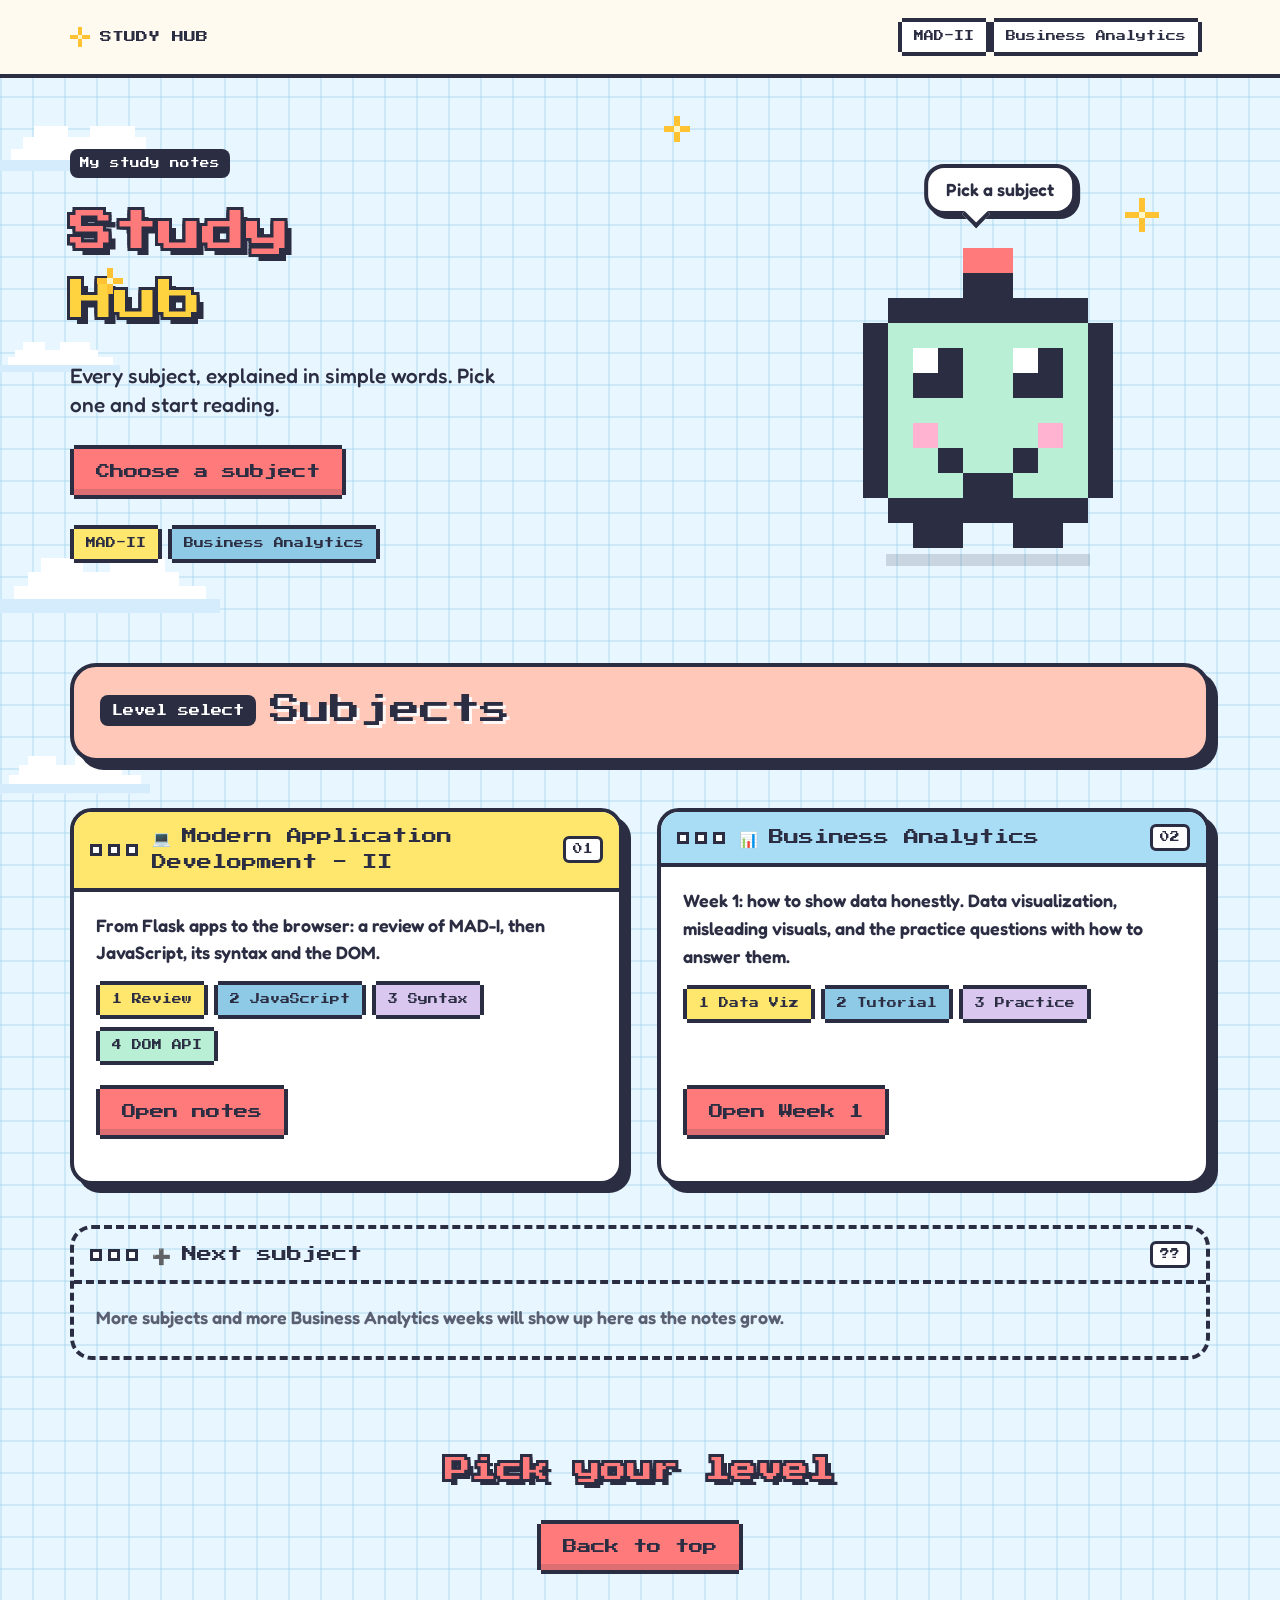
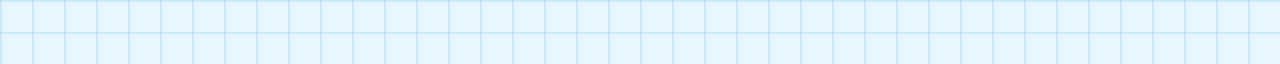
<file: index_1.html>
<!DOCTYPE html>
<html lang="en">
<head>
  <meta charset="utf-8">
  <meta name="viewport" content="width=device-width, initial-scale=1">
  <title>Study Hub</title>
  <meta name="description" content="Study Hub: my notes in simple words, one subject at a time. Modern Application Development - II and Business Analytics.">
  <link rel="preconnect" href="https://fonts.googleapis.com">
  <link rel="preconnect" href="https://fonts.gstatic.com" crossorigin>
  <link href="https://fonts.googleapis.com/css2?family=Fredoka:wght@400;500;600;700&family=Press+Start+2P&family=VT323&display=swap" rel="stylesheet">
  <link rel="stylesheet" href="style.css">
</head>
<body>

<div class="progress" aria-hidden="true"></div>

<!-- Pixel sprites reused across the page -->
<svg class="sprites" aria-hidden="true" focusable="false">
  <symbol id="cloud" viewBox="0 0 16 4">
    <path fill="#ffffff" d="M3 0h3v1H3z M8 0h4v1H8z M2 1h11v1H2z M1 2h14v1H1z M0 3h16v1H0z"/>
    <path fill="#d4ecfb" d="M0 3h16v1H0z"/>
  </symbol>
  <symbol id="star" viewBox="0 0 5 5">
    <path fill="#ffc233" d="M2 0h1v5H2z M0 2h5v1H0z"/>
    <path fill="#fff6c8" d="M2 2h1v1H2z"/>
  </symbol>
</svg>

<div class="sky" aria-hidden="true">
  <svg class="cloud c1"><use href="#cloud"/></svg>
  <svg class="cloud c2"><use href="#cloud"/></svg>
  <svg class="cloud c3"><use href="#cloud"/></svg>
  <svg class="cloud c4"><use href="#cloud"/></svg>
</div>

<header class="hud">
  <div class="hud-inner">
    <a class="brand" href="#top">
      <svg class="brand-star" aria-hidden="true"><use href="#star"/></svg>
      <span>STUDY HUB</span>
    </a>
    <nav aria-label="Subjects">
      <a href="mad2.html">MAD-II</a>
      <a href="ba-week1.html">Business Analytics</a>
    </nav>
  </div>
</header>

<main>

  <!-- ============ HERO ============ -->
  <section class="hero" id="top">
    <svg class="star st1" aria-hidden="true"><use href="#star"/></svg>
    <svg class="star st2" aria-hidden="true"><use href="#star"/></svg>
    <svg class="star st3" aria-hidden="true"><use href="#star"/></svg>

    <div class="hero-text">
      <p class="eyebrow">My study notes</p>
      <h1 class="title">
        <span style="--i:0;--c:#ff7b7b">Study</span>
        <span style="--i:1;--c:#ffd23f">Hub</span>
      </h1>
      <p class="lede">Every subject, explained in simple words. Pick one and start reading.</p>
      <p><a class="btn go" href="#subjects">Choose a subject</a></p>
      <ul class="world-links">
        <li><a href="mad2.html">MAD-II</a></li>
        <li><a href="ba-week1.html">Business Analytics</a></li>
      </ul>
    </div>

    <div class="mascot">
      <p class="bubble">Pick a subject</p>
      <svg class="robot" viewBox="0 0 12 12" role="img" aria-label="A friendly pixel robot" shape-rendering="crispEdges">
        <rect x="5" y="0" width="2" height="1" fill="#ff7b7b"/>
        <rect x="2" y="3" width="8" height="7" fill="#b9f0d5"/>
        <path fill="#2b2d42" d="M5 1h2v1H5z M2 2h8v1H2z M1 3h1v7H1z M10 3h1v7h-1z M2 10h8v1H2z M3 4h2v2H3z M7 4h2v2H7z M4 8h1v1H4z M7 8h1v1H7z M5 9h2v1H5z M3 11h2v1H3z M7 11h2v1H7z"/>
        <path fill="#ffffff" d="M3 4h1v1H3z M7 4h1v1H7z"/>
        <path fill="#ffb3d1" d="M3 7h1v1H3z M8 7h1v1H8z"/>
      </svg>
    </div>
  </section>


  <!-- ============ SUBJECTS ============ -->
  <section class="world wh" id="subjects">
    <header class="world-head">
      <div class="world-title">
        <span class="badge">Level select</span>
        <h2>Subjects</h2>
      </div>
    </header>

    <div class="grid">

      <!-- Subject 1 -->
      <article class="slide s-6 subject" id="subject-mad2">
        <header class="bar">
          <span class="dots" aria-hidden="true"><i></i><i></i><i></i></span>
          <h3><span class="ico" aria-hidden="true">💻</span>Modern Application Development - II</h3>
          <span class="no" title="Subject 1">01</span>
        </header>
        <div class="body">
          <p class="lead">From Flask apps to the browser: a review of MAD-I, then JavaScript, its syntax and the DOM.</p>
          <ul class="world-links">
            <li><a href="mad2.html#world-1">1 Review</a></li>
            <li><a href="mad2.html#world-2">2 JavaScript</a></li>
            <li><a href="mad2.html#world-3">3 Syntax</a></li>
            <li><a href="mad2.html#world-4">4 DOM API</a></li>
          </ul>
          <p class="push"><a class="btn go" href="mad2.html">Open notes</a></p>
        </div>
      </article>

      <!-- Subject 2 -->
      <article class="slide s-6 subject" id="subject-ba">
        <header class="bar">
          <span class="dots" aria-hidden="true"><i></i><i></i><i></i></span>
          <h3><span class="ico" aria-hidden="true">📊</span>Business Analytics</h3>
          <span class="no" title="Subject 2">02</span>
        </header>
        <div class="body">
          <p class="lead">Week 1: how to show data honestly. Data visualization, misleading visuals, and the practice questions with how to answer them.</p>
          <ul class="world-links">
            <li><a href="ba-week1.html#world-1">1 Data Viz</a></li>
            <li><a href="ba-week1.html#world-2">2 Tutorial</a></li>
            <li><a href="ba-week1.html#world-3">3 Practice</a></li>
          </ul>
          <p class="push"><a class="btn go" href="ba-week1.html">Open Week 1</a></p>
        </div>
      </article>

      <!-- Placeholder -->
      <article class="slide s-12 ghost" id="subject-next">
        <header class="bar">
          <span class="dots" aria-hidden="true"><i></i><i></i><i></i></span>
          <h3><span class="ico" aria-hidden="true">➕</span>Next subject</h3>
          <span class="no" title="Coming soon">??</span>
        </header>
        <div class="body">
          <p class="lead">More subjects and more Business Analytics weeks will show up here as the notes grow.</p>
        </div>
      </article>

    </div>
  </section>

</main>

<footer class="foot">
  <p class="clear">Pick your level</p>
  <a class="btn go" href="#top">Back to top</a>
</footer>

</body>
</html>
</file>
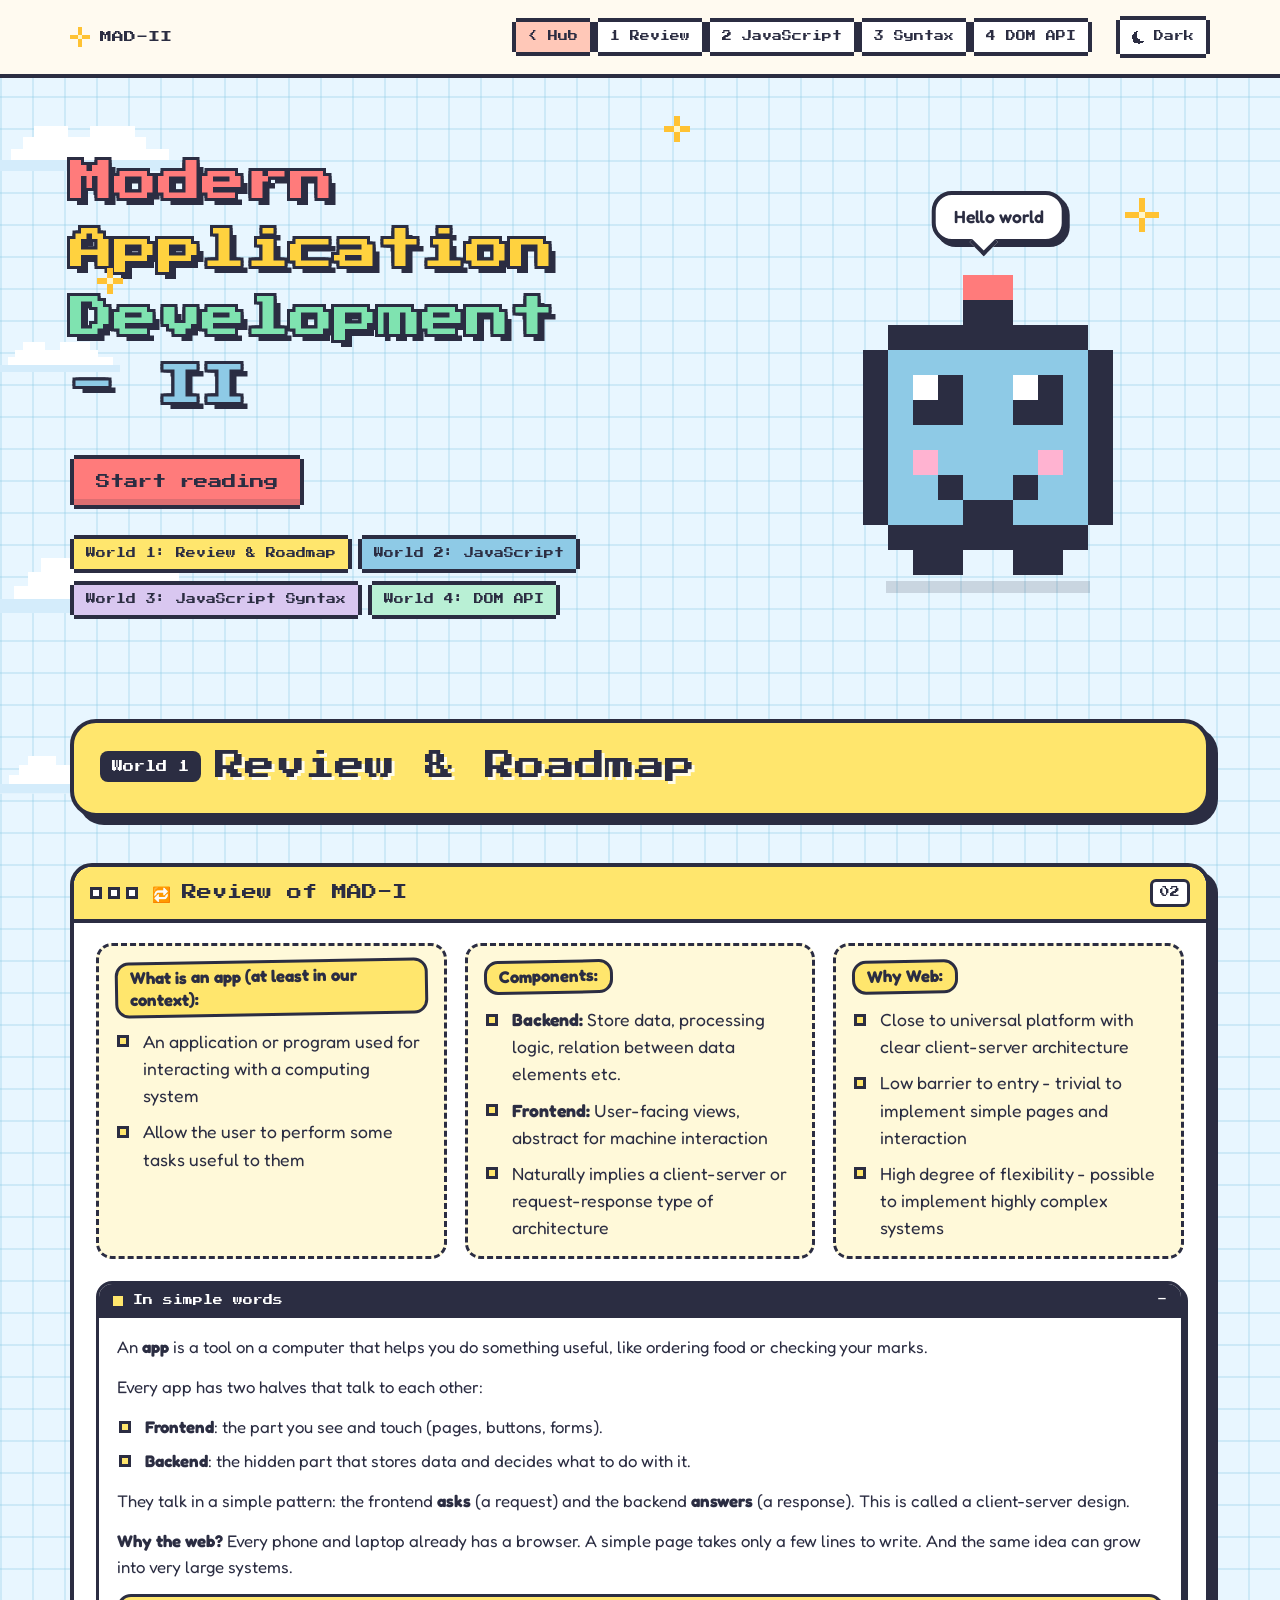
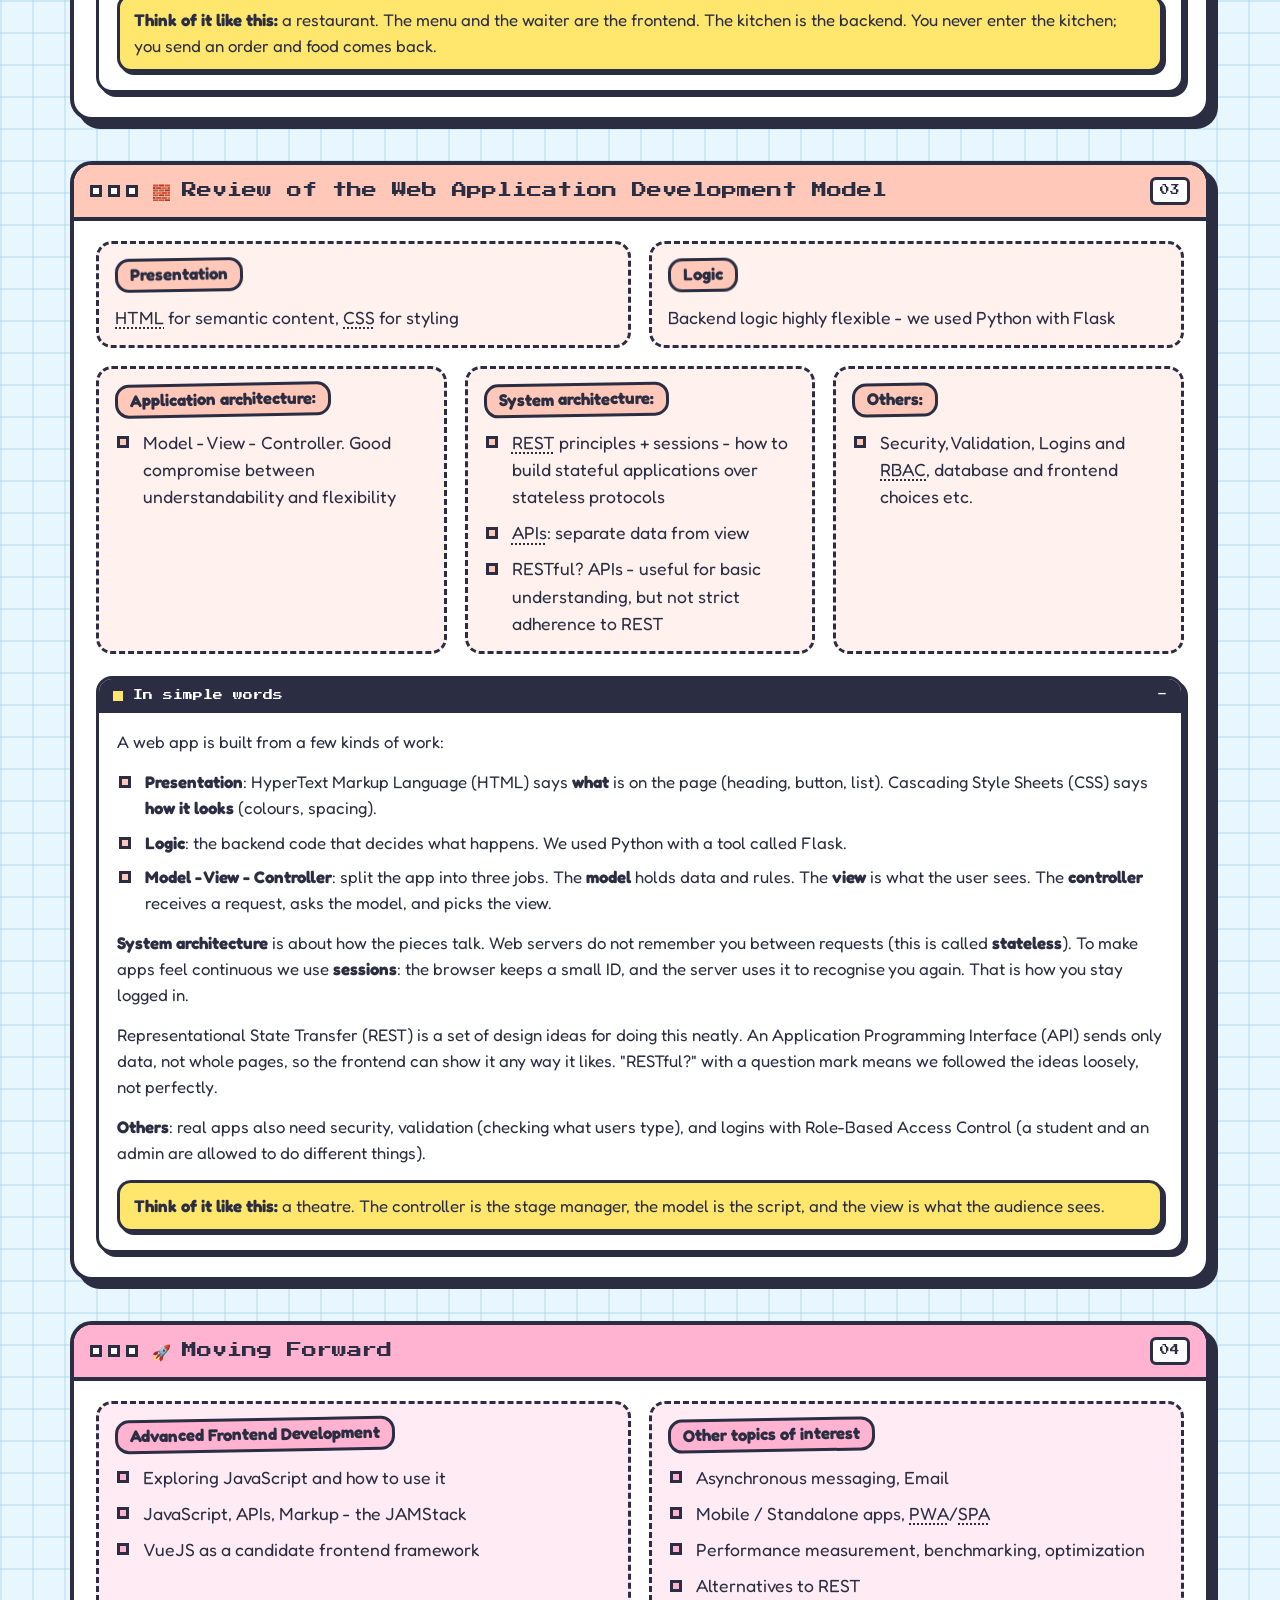
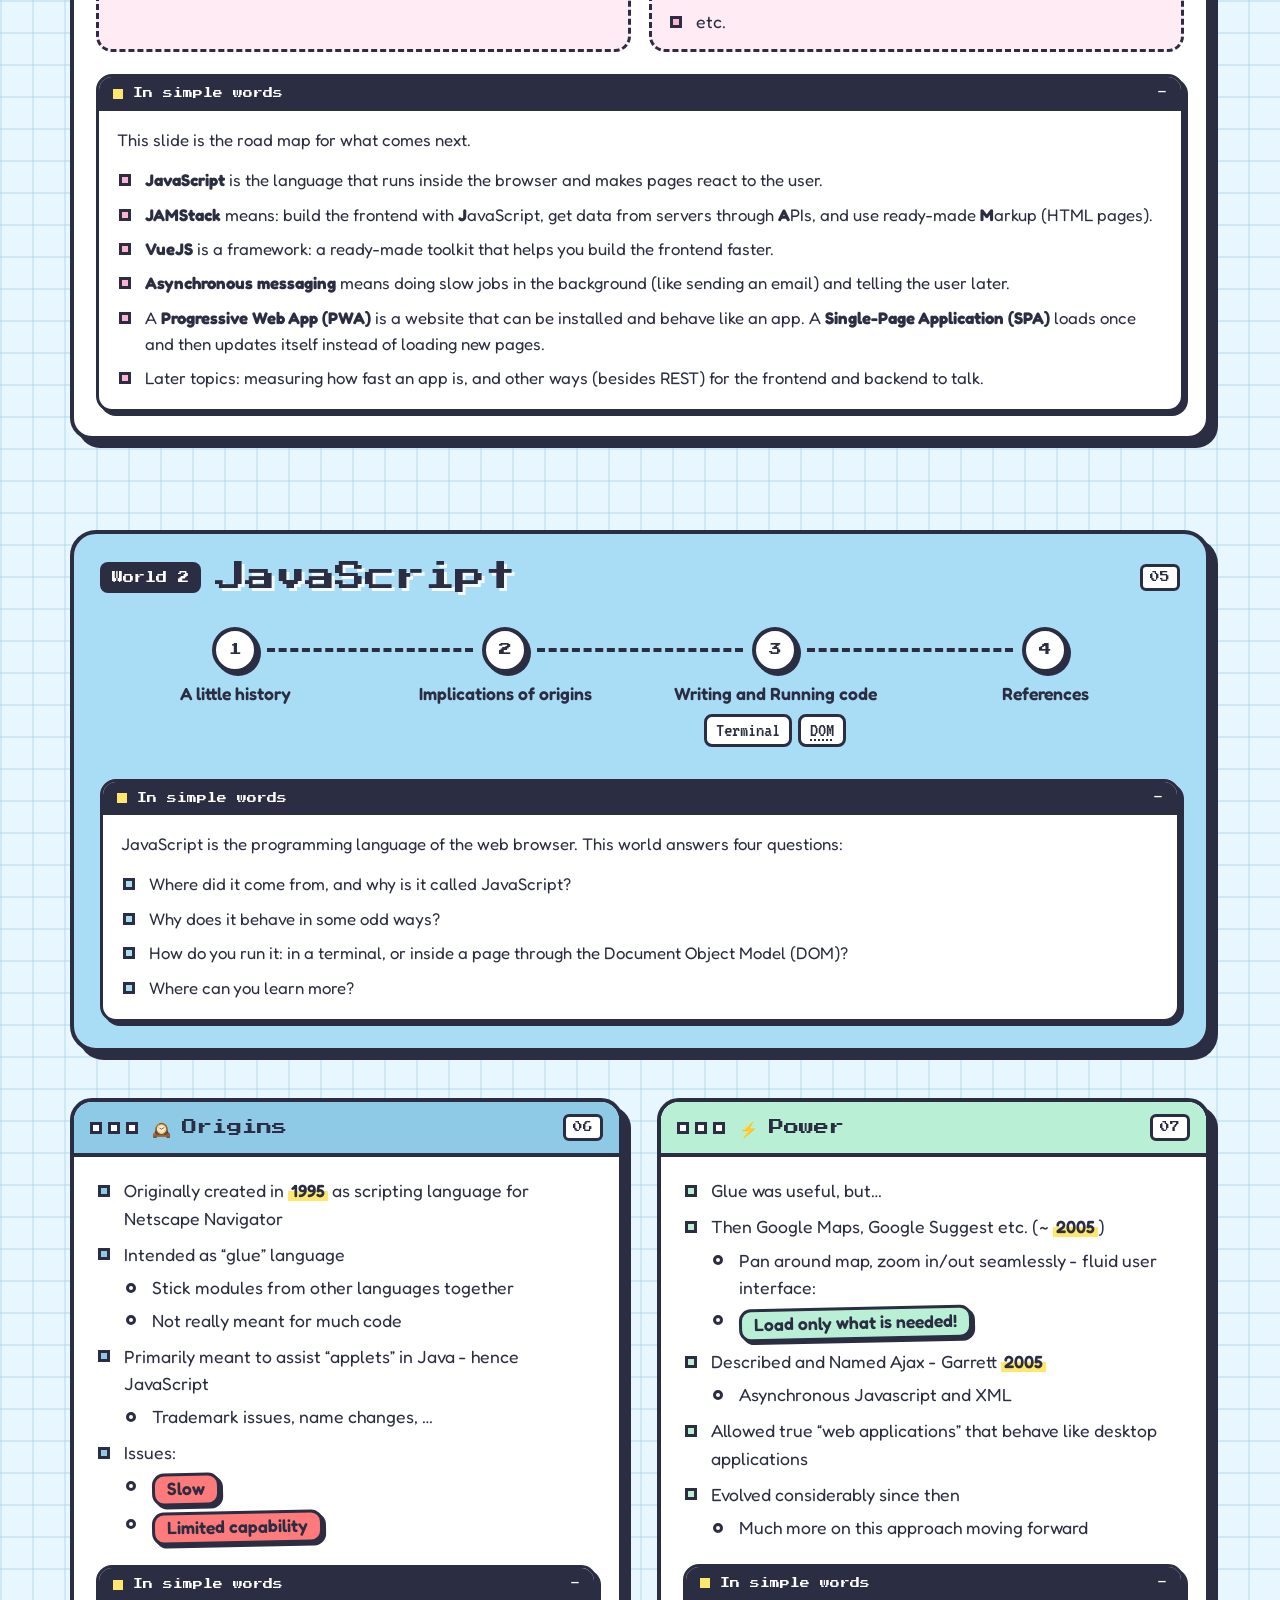
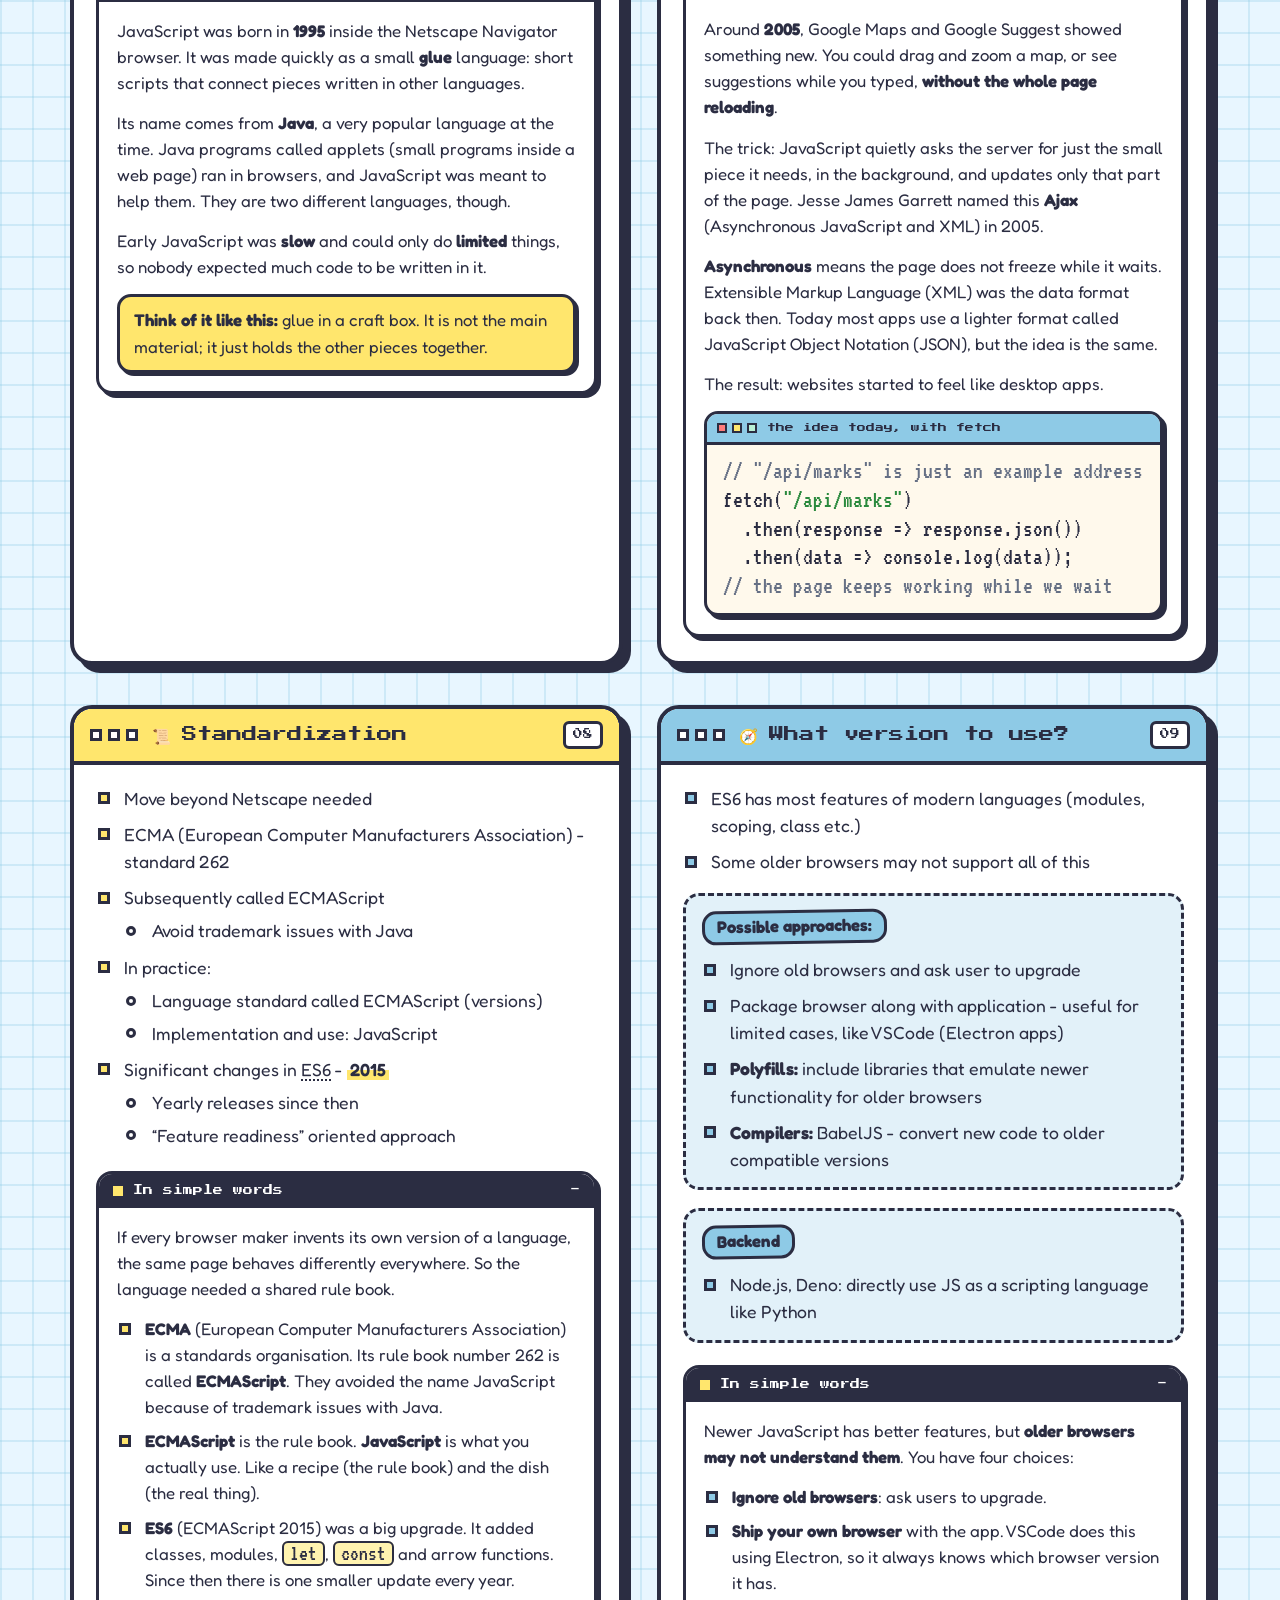
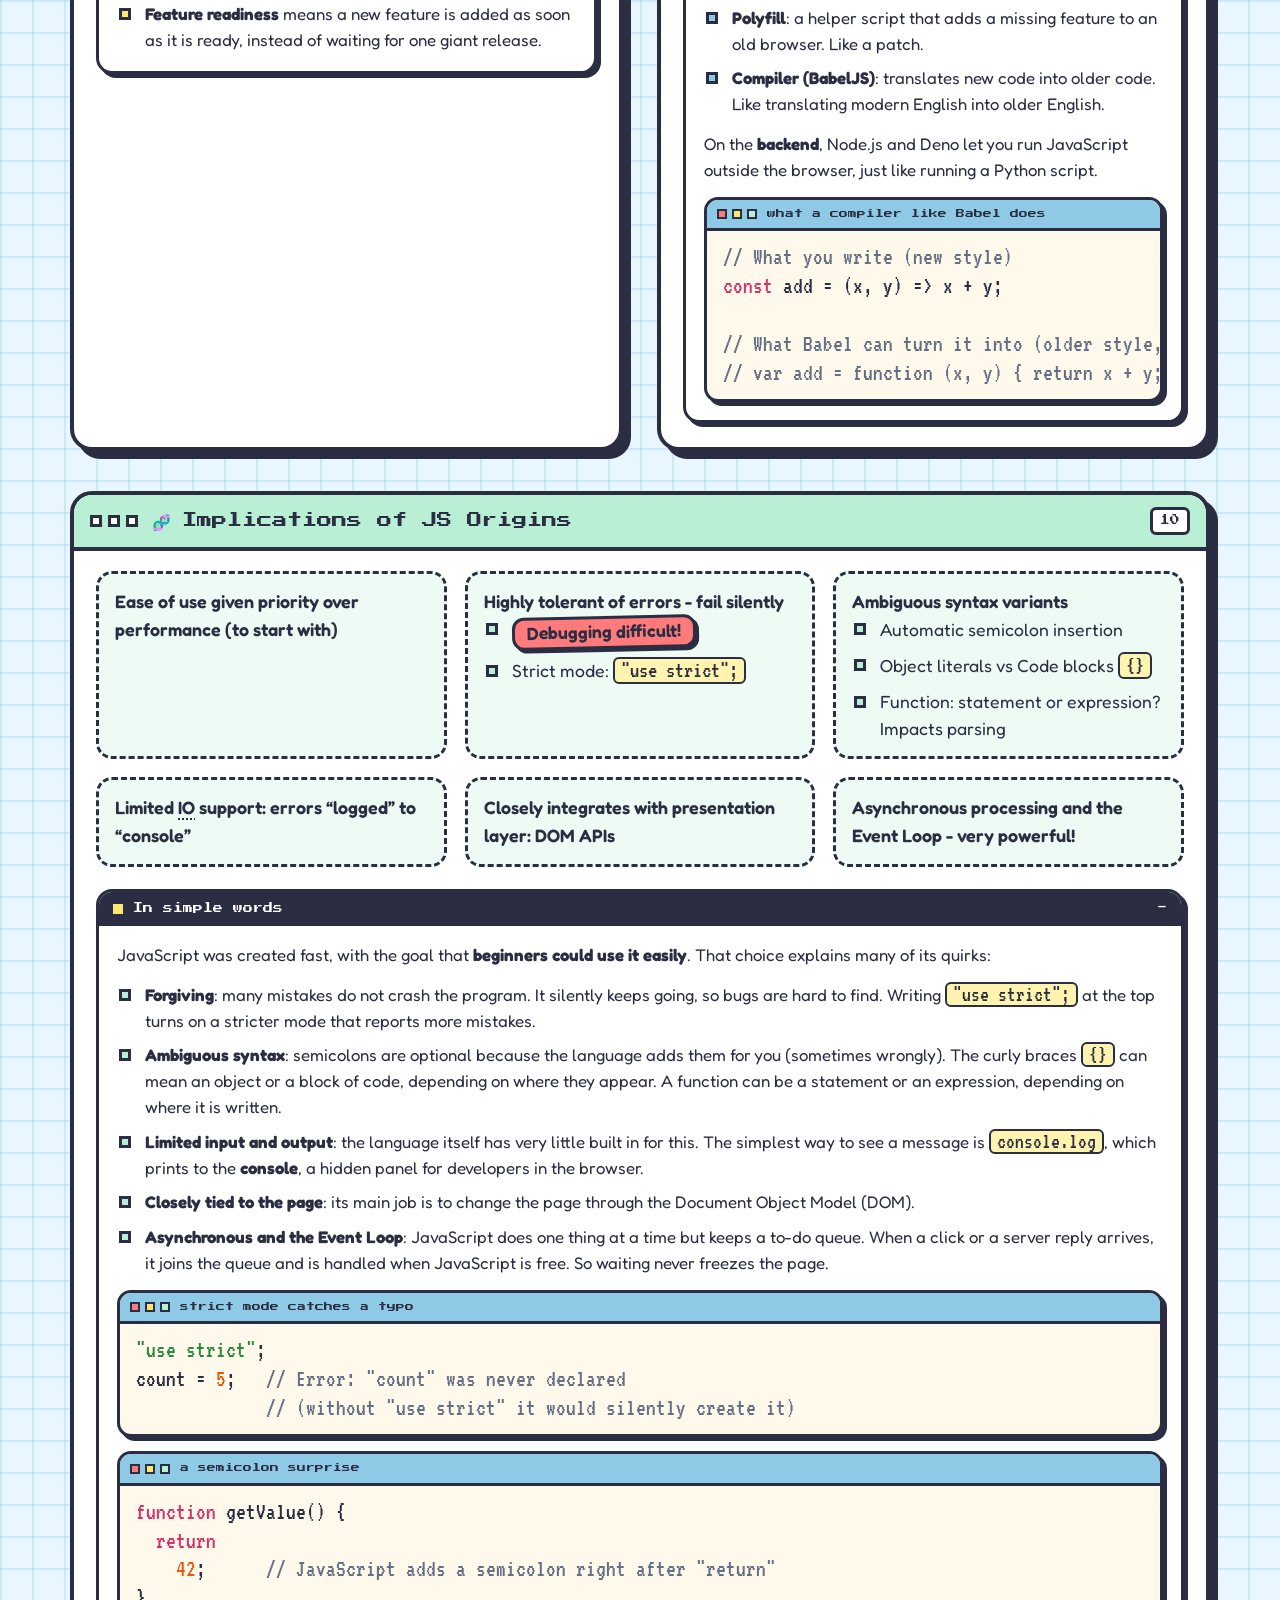
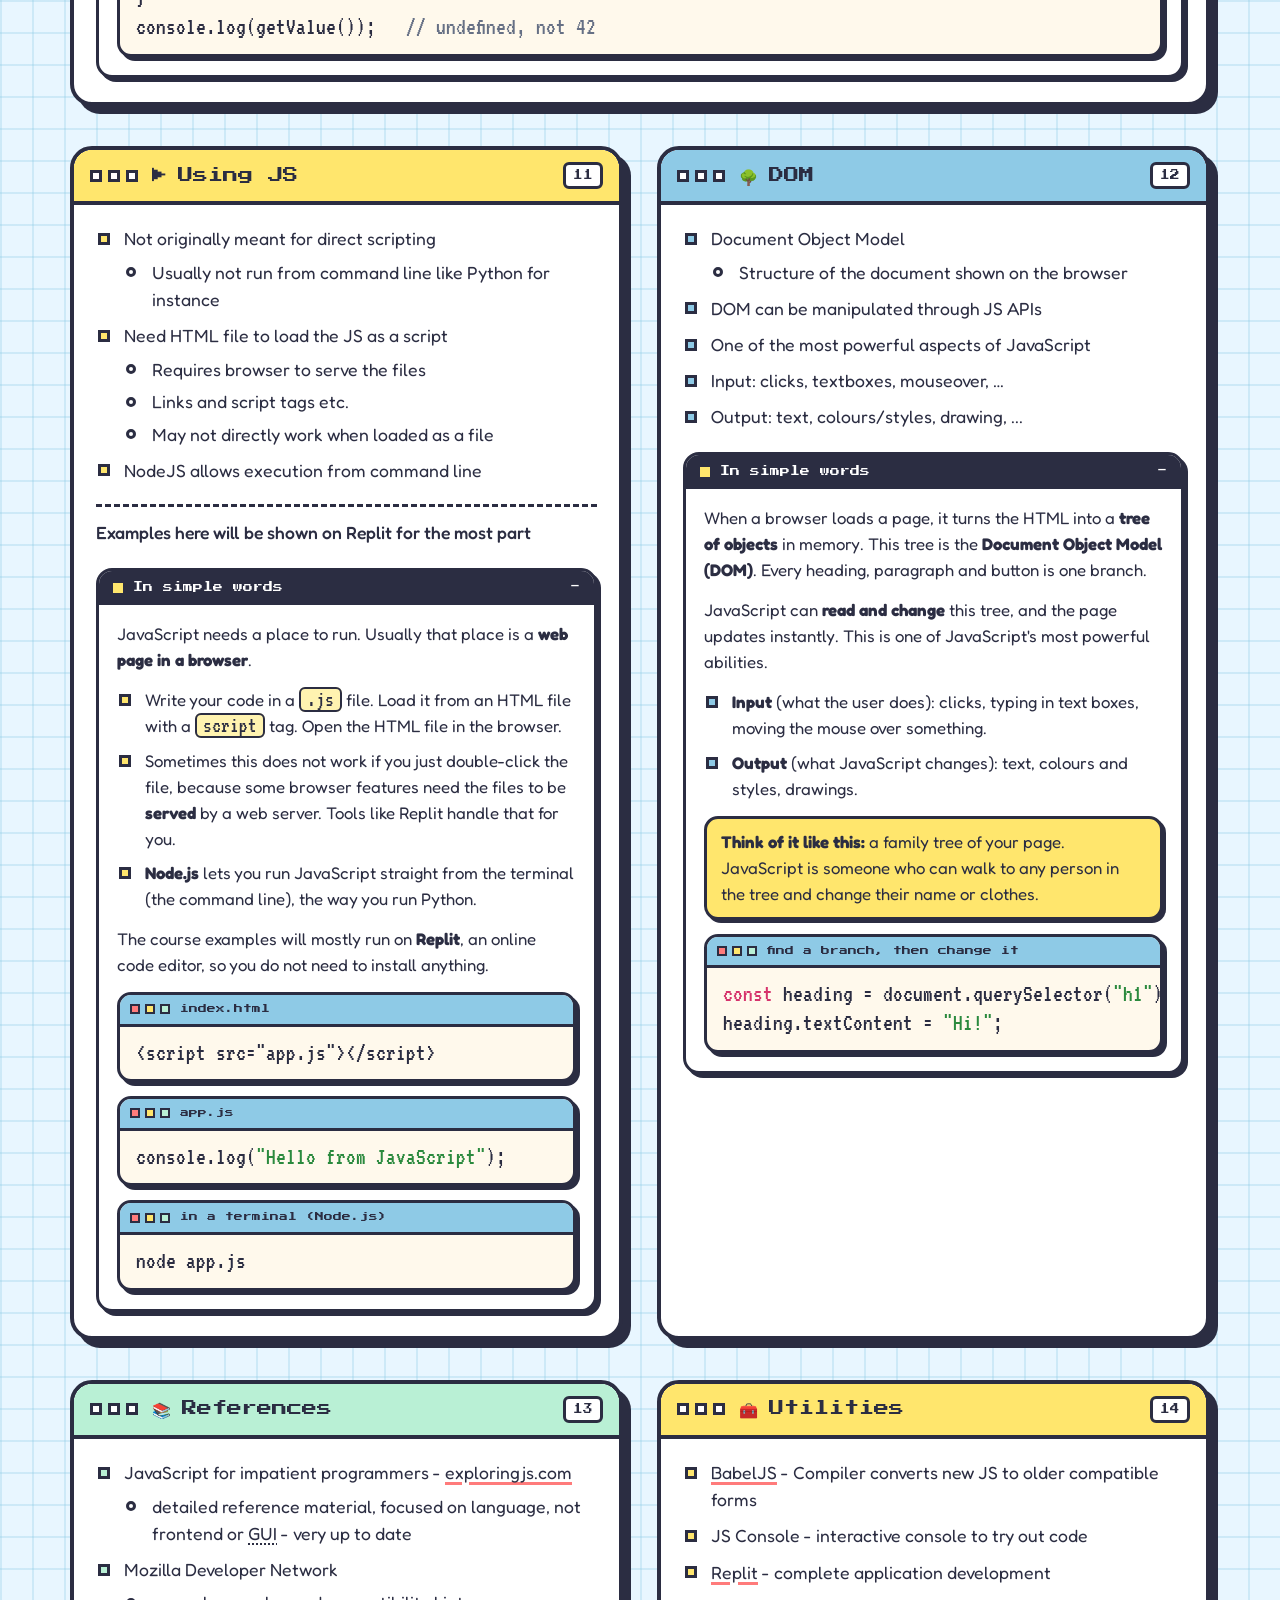
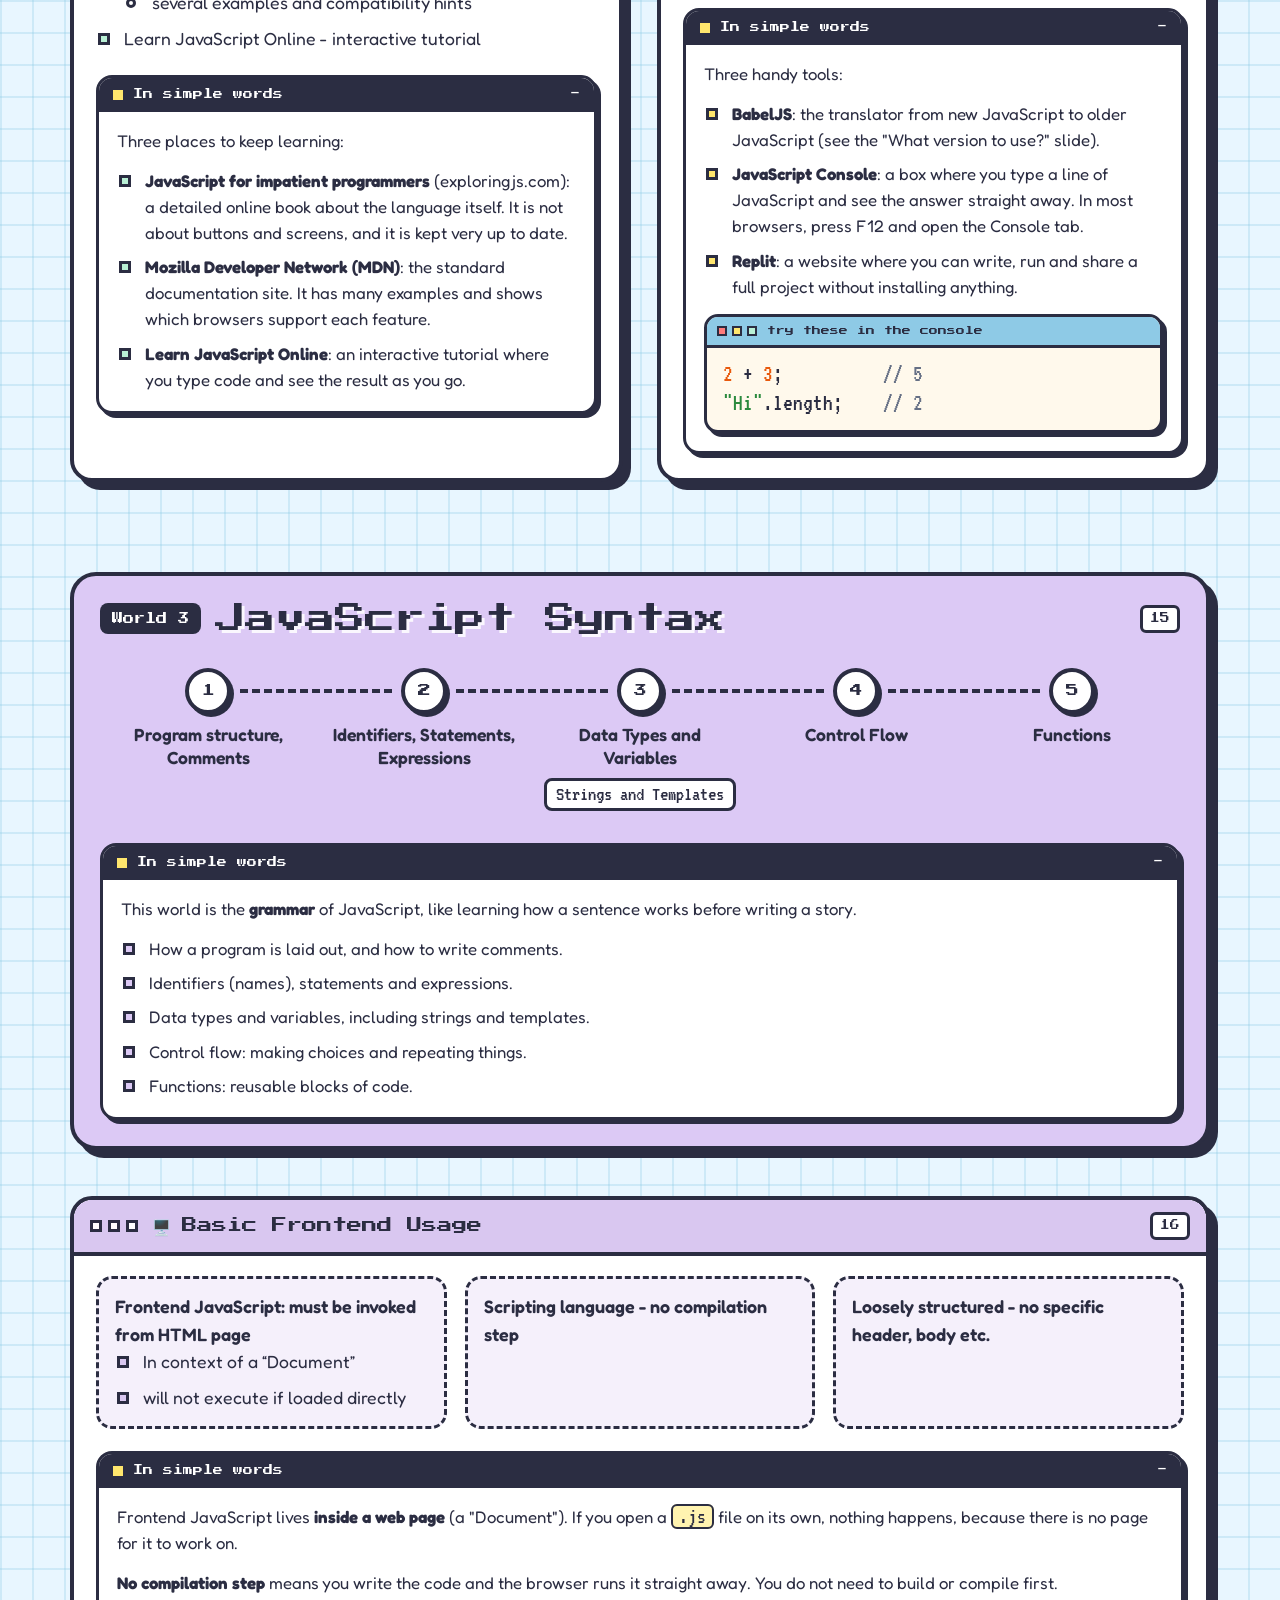
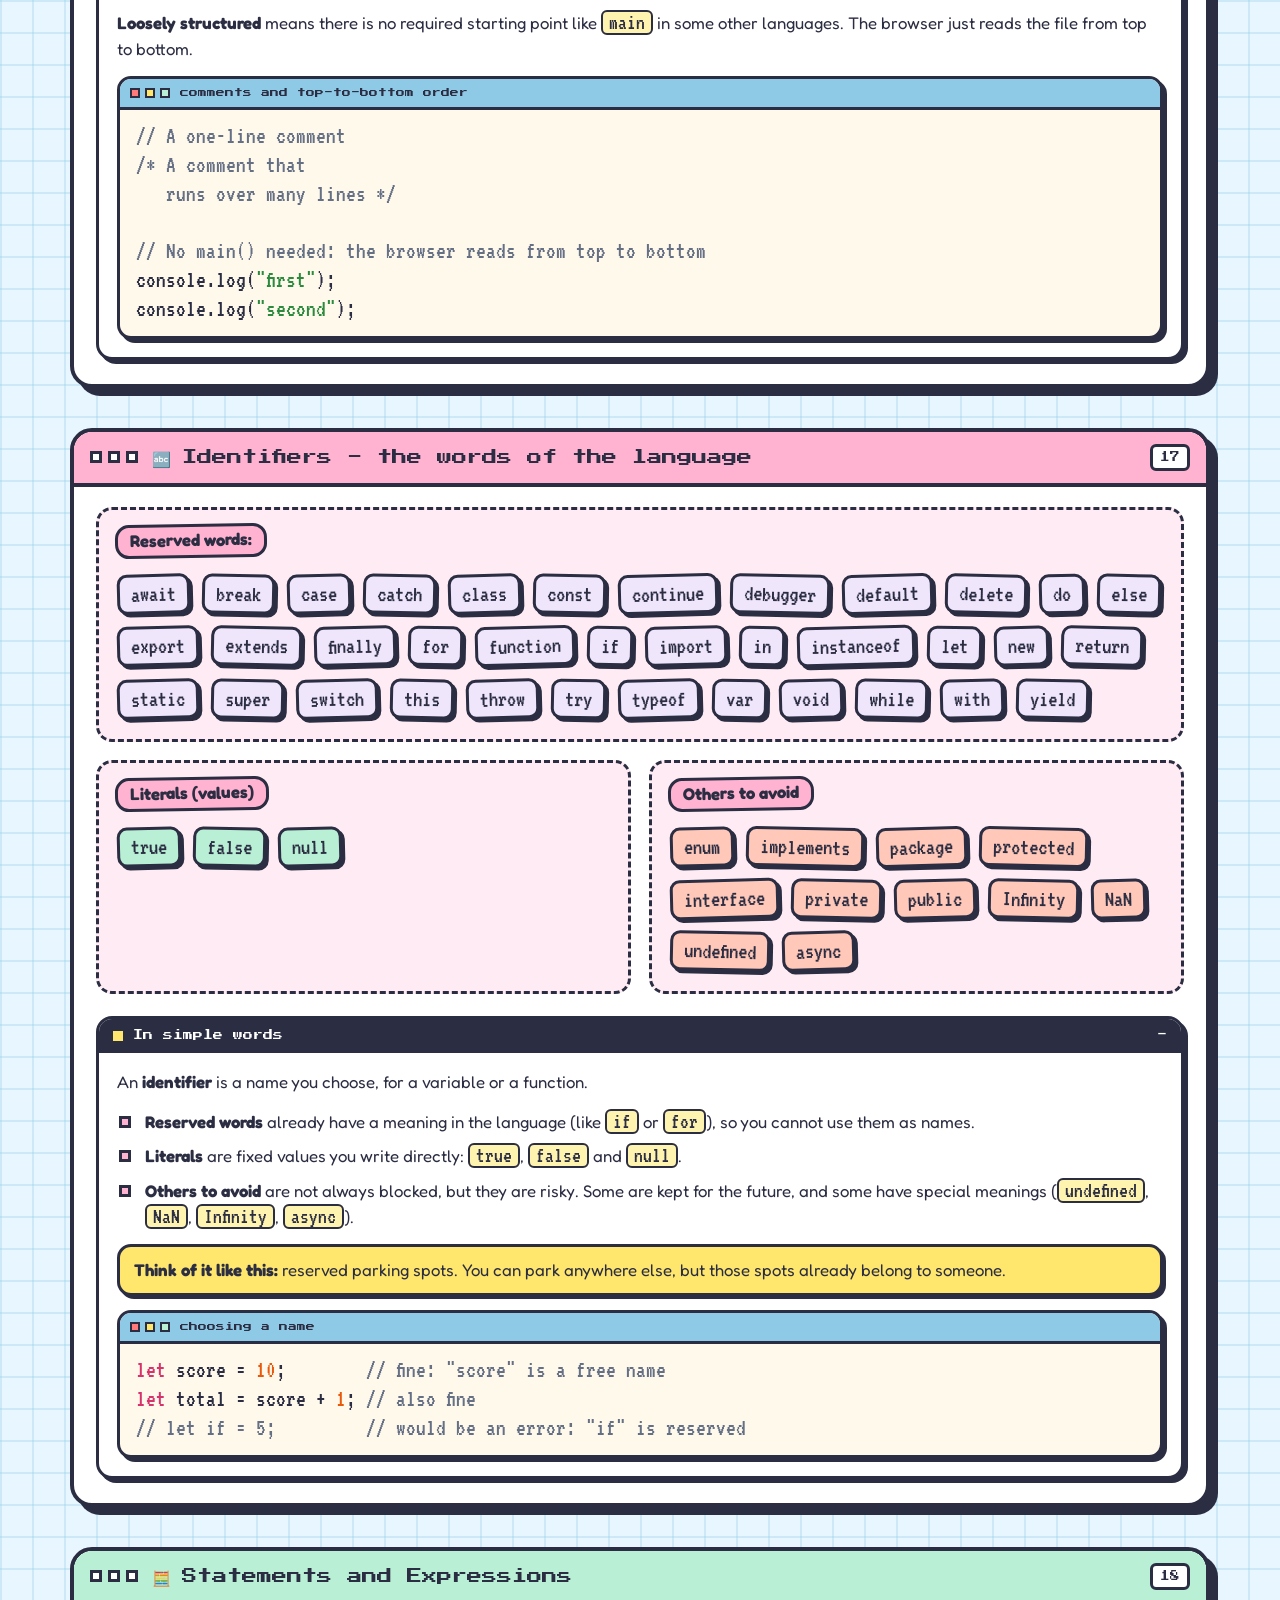
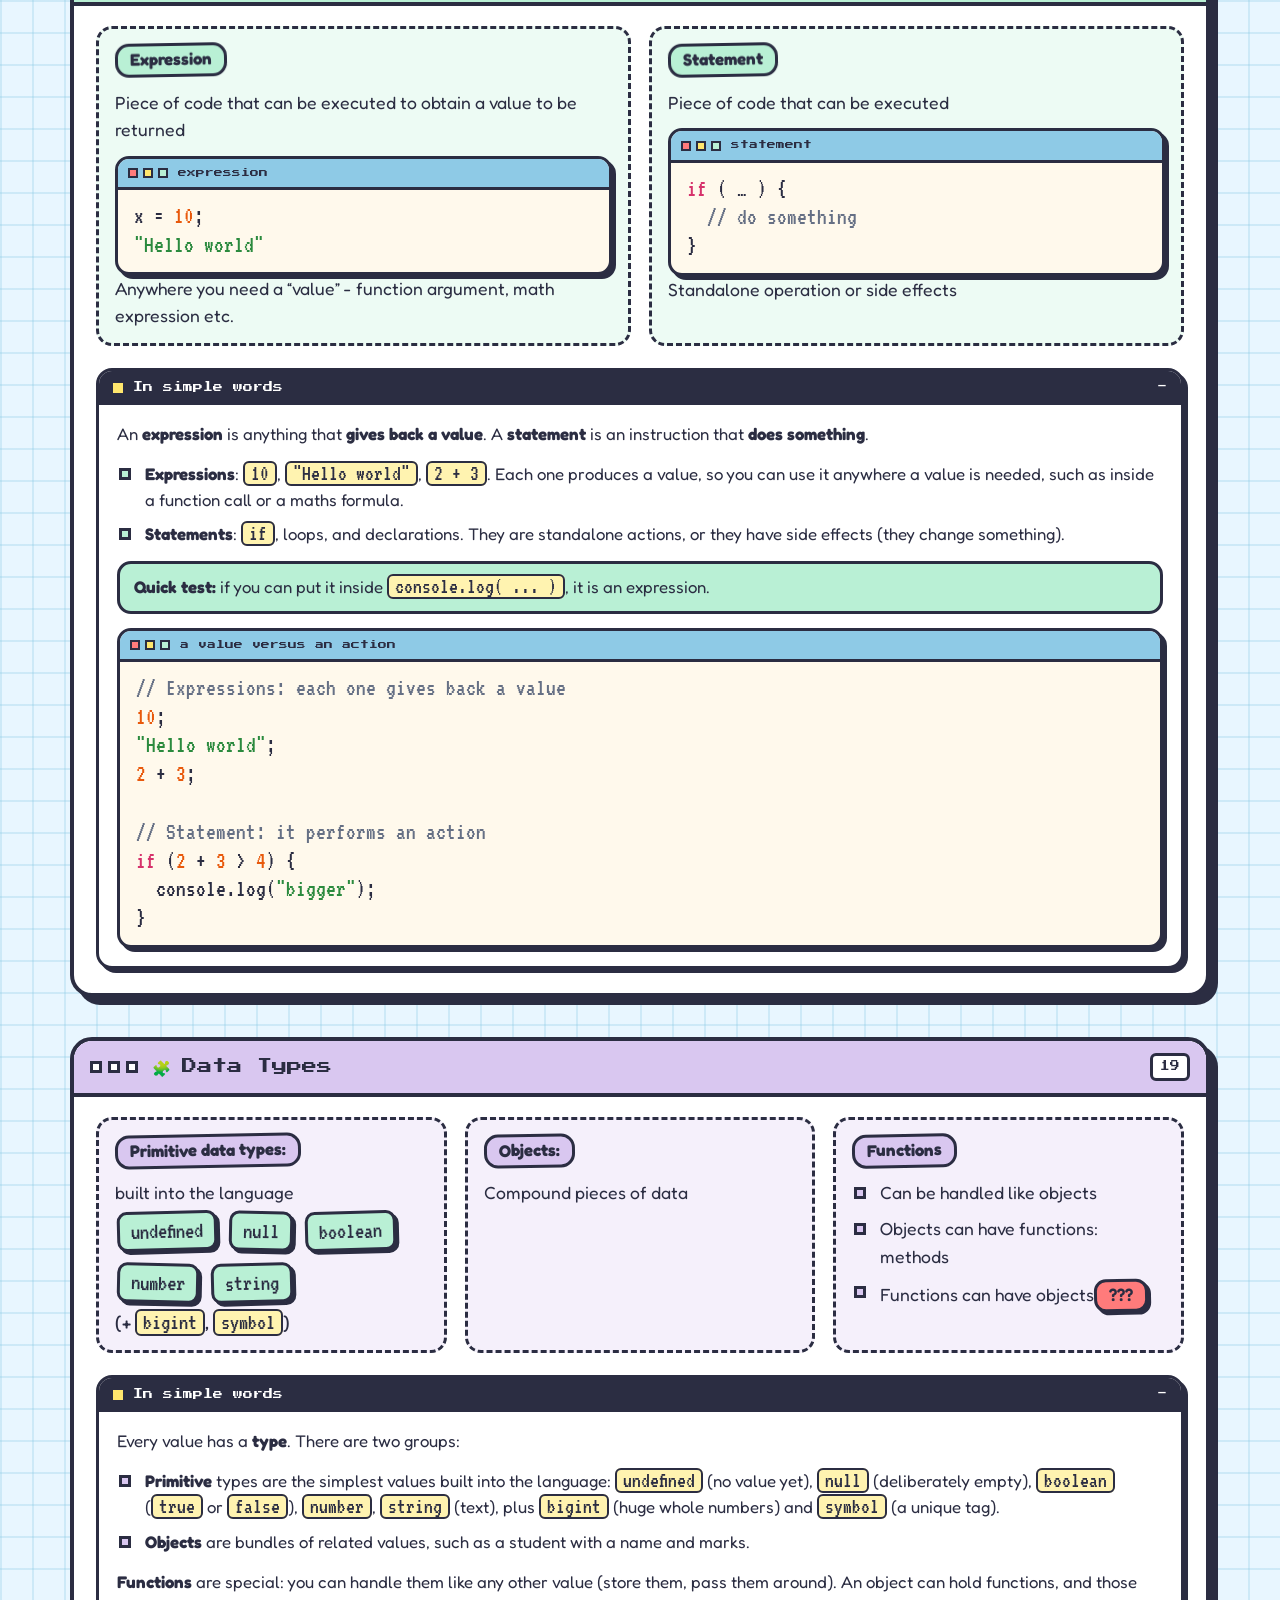
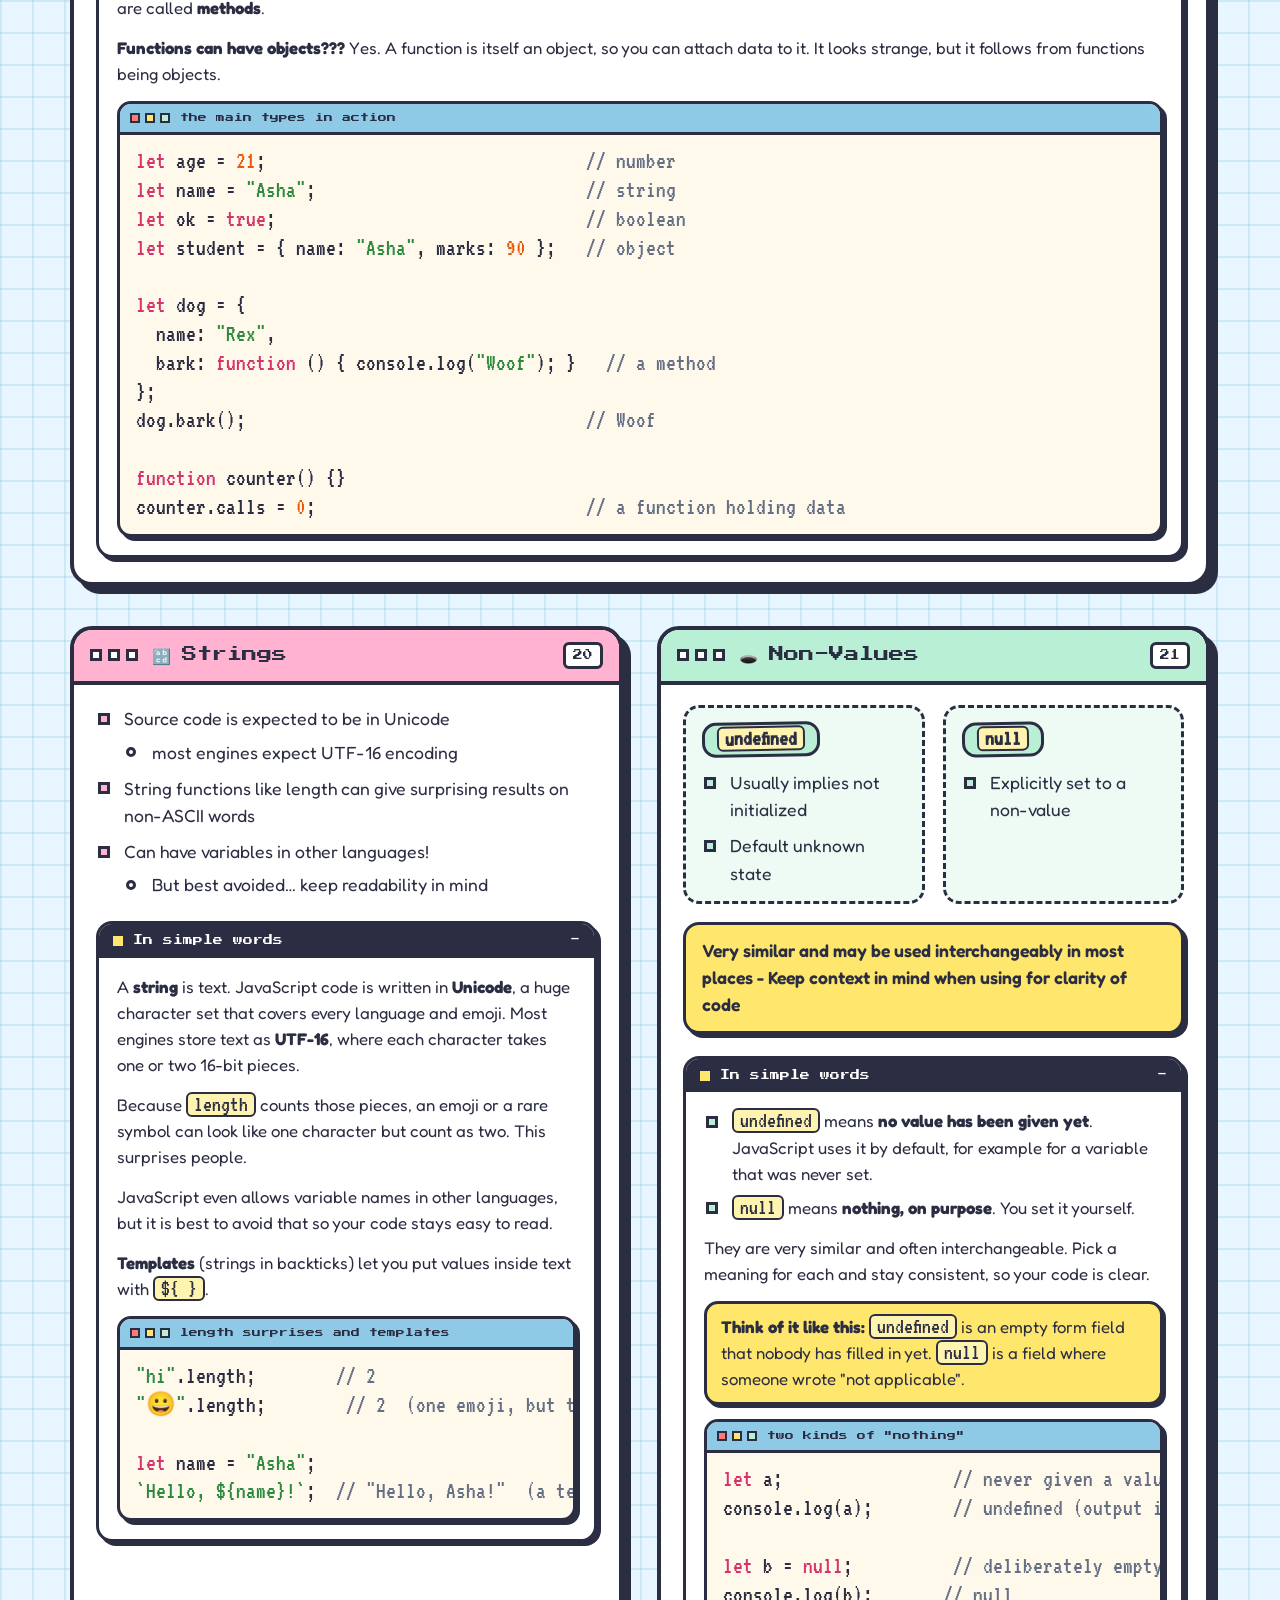
<file: mad2.html>
<!DOCTYPE html>
<html lang="en">
<head>
  <meta charset="utf-8">
  <meta name="viewport" content="width=device-width, initial-scale=1">
  <title>Modern Application Development - II</title>
  <meta name="description" content="Modern Application Development - II: a review of MAD-I, then JavaScript history, syntax and the DOM API.">
  <link rel="preconnect" href="https://fonts.googleapis.com">
  <link rel="preconnect" href="https://fonts.gstatic.com" crossorigin>
  <link href="https://fonts.googleapis.com/css2?family=Fredoka:wght@400;500;600;700&family=Press+Start+2P&family=VT323&display=swap" rel="stylesheet">
  <link rel="stylesheet" href="style.css">
  <script src="theme.js"></script>
</head>
<body>

<div class="progress" aria-hidden="true"></div>

<!-- Pixel sprites reused across the page -->
<svg class="sprites" aria-hidden="true" focusable="false">
  <symbol id="cloud" viewBox="0 0 16 4">
    <path fill="#ffffff" d="M3 0h3v1H3z M8 0h4v1H8z M2 1h11v1H2z M1 2h14v1H1z M0 3h16v1H0z"/>
    <path fill="#d4ecfb" d="M0 3h16v1H0z"/>
  </symbol>
  <symbol id="star" viewBox="0 0 5 5">
    <path fill="#ffc233" d="M2 0h1v5H2z M0 2h5v1H0z"/>
    <path fill="#fff6c8" d="M2 2h1v1H2z"/>
  </symbol>
</svg>

<div class="sky" aria-hidden="true">
  <svg class="cloud c1"><use href="#cloud"/></svg>
  <svg class="cloud c2"><use href="#cloud"/></svg>
  <svg class="cloud c3"><use href="#cloud"/></svg>
  <svg class="cloud c4"><use href="#cloud"/></svg>
</div>

<header class="hud">
  <div class="hud-inner">
    <a class="brand" href="#top">
      <svg class="brand-star" aria-hidden="true"><use href="#star"/></svg>
      <abbr title="Modern Application Development - II">MAD-II</abbr>
    </a>
    <nav aria-label="Worlds">
      <a class="hub-link" href="index.html">&lt; Hub</a>
      <a href="#world-1">1 Review</a>
      <a href="#world-2">2 JavaScript</a>
      <a href="#world-3">3 Syntax</a>
      <a href="#world-4">4 DOM API</a>
    </nav>
    <button class="theme-toggle" type="button" aria-pressed="false" aria-label="Switch to dark theme">
      <svg class="tt-ico tt-moon" viewBox="0 0 12 12" aria-hidden="true" shape-rendering="crispEdges"><path fill="currentColor" d="M3 1h2v1h-2zM2 2h2v1h-2zM1 3h3v1h-3zM0 4h4v1h-4zM0 5h4v1h-4zM0 6h4v1h-4zM0 7h5v1h-5zM1 8h6v1h-6zM1 9h9v1h-9zM2 10h7v1h-7zM5 11h2v1h-2z"/></svg>
      <svg class="tt-ico tt-sun" viewBox="0 0 12 12" aria-hidden="true" shape-rendering="crispEdges"><path fill="currentColor" d="M5 0h2v1h-2zM5 1h2v1h-2zM2 2h1v1h-1zM9 2h1v1h-1zM5 3h2v1h-2zM4 4h4v1h-4zM0 5h2v1h-2zM3 5h6v1h-6zM10 5h2v1h-2zM0 6h2v1h-2zM3 6h6v1h-6zM10 6h2v1h-2zM4 7h4v1h-4zM5 8h2v1h-2zM2 9h1v1h-1zM9 9h1v1h-1zM5 10h2v1h-2zM5 11h2v1h-2z"/></svg>
      <span class="tt-label">Dark</span>
    </button>
  </div>
</header>

<main>

  <!-- ============ HERO (slide 1) ============ -->
  <section class="hero" id="top">
    <svg class="star st1" aria-hidden="true"><use href="#star"/></svg>
    <svg class="star st2" aria-hidden="true"><use href="#star"/></svg>
    <svg class="star st3" aria-hidden="true"><use href="#star"/></svg>

    <div class="hero-text">
      <h1 class="title">
        <span style="--i:0;--c:#ff7b7b">Modern</span>
        <span style="--i:1;--c:#ffd23f">Application</span>
        <span style="--i:2;--c:#7fe3b0">Development</span>
        <span style="--i:3;--c:#8ecae6">- II</span>
      </h1>
      <p><a class="btn go" href="#world-1">Start reading</a></p>
      <ul class="world-links">
        <li><a href="#world-1">World 1: Review &amp; Roadmap</a></li>
        <li><a href="#world-2">World 2: JavaScript</a></li>
        <li><a href="#world-3">World 3: JavaScript Syntax</a></li>
        <li><a href="#world-4">World 4: DOM API</a></li>
      </ul>
    </div>

    <div class="mascot">
      <p class="bubble">Hello world</p>
      <svg class="robot" viewBox="0 0 12 12" role="img" aria-label="A friendly pixel robot" shape-rendering="crispEdges">
        <rect x="5" y="0" width="2" height="1" fill="#ff7b7b"/>
        <rect x="2" y="3" width="8" height="7" fill="#8ecae6"/>
        <path fill="#2b2d42" d="M5 1h2v1H5z M2 2h8v1H2z M1 3h1v7H1z M10 3h1v7h-1z M2 10h8v1H2z M3 4h2v2H3z M7 4h2v2H7z M4 8h1v1H4z M7 8h1v1H7z M5 9h2v1H5z M3 11h2v1H3z M7 11h2v1H7z"/>
        <path fill="#ffffff" d="M3 4h1v1H3z M7 4h1v1H7z"/>
        <path fill="#ffb3d1" d="M3 7h1v1H3z M8 7h1v1H8z"/>
      </svg>
    </div>
  </section>


  <!-- ============ WORLD 1 : slides 2 to 4 ============ -->
  <section class="world w1" id="world-1">
    <header class="world-head">
      <div class="world-title">
        <span class="badge">World 1</span>
        <h2>Review &amp; Roadmap</h2>
      </div>
    </header>

    <div class="grid">

      <!-- Slide 2 -->
      <article class="slide s-12" id="slide-02">
        <header class="bar">
          <span class="dots" aria-hidden="true"><i></i><i></i><i></i></span>
          <h3><span class="ico" aria-hidden="true">🔁</span>Review of MAD-I</h3>
          <span class="no" title="Slide 2">02</span>
        </header>
        <div class="body">
          <div class="topics cols-3">
            <div class="topic">
              <h4>What is an app (at least in our context):</h4>
              <ul class="bullets">
                <li>An application or program used for interacting with a computing system</li>
                <li>Allow the user to perform some tasks useful to them</li>
              </ul>
            </div>
            <div class="topic">
              <h4>Components:</h4>
              <ul class="bullets">
                <li><strong>Backend:</strong> Store data, processing logic, relation between data elements etc.</li>
                <li><strong>Frontend:</strong> User-facing views, abstract for machine interaction</li>
                <li>Naturally implies a client-server or request-response type of architecture</li>
              </ul>
            </div>
            <div class="topic">
              <h4>Why Web:</h4>
              <ul class="bullets">
                <li>Close to universal platform with clear client-server architecture</li>
                <li>Low barrier to entry - trivial to implement simple pages and interaction</li>
                <li>High degree of flexibility - possible to implement highly complex systems</li>
              </ul>
            </div>
          </div>
<details class="simple" open>
<summary>In simple words</summary>
<div class="simple-body">
<p>An <strong>app</strong> is a tool on a computer that helps you do something useful, like ordering food or checking your marks.</p>
<p>Every app has two halves that talk to each other:</p>
<ul class="bullets"><li><strong>Frontend</strong>: the part you see and touch (pages, buttons, forms).</li><li><strong>Backend</strong>: the hidden part that stores data and decides what to do with it.</li></ul>
<p>They talk in a simple pattern: the frontend <strong>asks</strong> (a request) and the backend <strong>answers</strong> (a response). This is called a client-server design.</p>
<p><strong>Why the web?</strong> Every phone and laptop already has a browser. A simple page takes only a few lines to write. And the same idea can grow into very large systems.</p>
<p class="analogy"><strong>Think of it like this:</strong> a restaurant. The menu and the waiter are the frontend. The kitchen is the backend. You never enter the kitchen; you send an order and food comes back.</p>
</div>
</details>
        </div>
      </article>

      <!-- Slide 3 -->
      <article class="slide s-12" id="slide-03">
        <header class="bar">
          <span class="dots" aria-hidden="true"><i></i><i></i><i></i></span>
          <h3><span class="ico" aria-hidden="true">🧱</span>Review of the Web Application Development Model</h3>
          <span class="no" title="Slide 3">03</span>
        </header>
        <div class="body">
          <div class="topics cols-2">
            <div class="topic">
              <h4>Presentation</h4>
              <p><abbr title="HyperText Markup Language">HTML</abbr> for semantic content, <abbr title="Cascading Style Sheets">CSS</abbr> for styling</p>
            </div>
            <div class="topic">
              <h4>Logic</h4>
              <p>Backend logic highly flexible - we used Python with Flask</p>
            </div>
          </div>
          <div class="topics cols-3">
            <div class="topic">
              <h4>Application architecture:</h4>
              <ul class="bullets">
                <li>Model - View - Controller. Good compromise between understandability and flexibility</li>
              </ul>
            </div>
            <div class="topic">
              <h4>System architecture:</h4>
              <ul class="bullets">
                <li><abbr title="Representational State Transfer">REST</abbr> principles + sessions - how to build stateful applications over stateless protocols</li>
                <li><abbr title="Application Programming Interfaces">APIs</abbr>: separate data from view</li>
                <li>RESTful? APIs - useful for basic understanding, but not strict adherence to REST</li>
              </ul>
            </div>
            <div class="topic">
              <h4>Others:</h4>
              <ul class="bullets">
                <li>Security, Validation, Logins and <abbr title="Role-Based Access Control">RBAC</abbr>, database and frontend choices etc.</li>
              </ul>
            </div>
          </div>
<details class="simple" open>
<summary>In simple words</summary>
<div class="simple-body">
<p>A web app is built from a few kinds of work:</p>
<ul class="bullets"><li><strong>Presentation</strong>: HyperText Markup Language (HTML) says <strong>what</strong> is on the page (heading, button, list). Cascading Style Sheets (CSS) says <strong>how it looks</strong> (colours, spacing).</li><li><strong>Logic</strong>: the backend code that decides what happens. We used Python with a tool called Flask.</li><li><strong>Model - View - Controller</strong>: split the app into three jobs. The <strong>model</strong> holds data and rules. The <strong>view</strong> is what the user sees. The <strong>controller</strong> receives a request, asks the model, and picks the view.</li></ul>
<p><strong>System architecture</strong> is about how the pieces talk. Web servers do not remember you between requests (this is called <strong>stateless</strong>). To make apps feel continuous we use <strong>sessions</strong>: the browser keeps a small ID, and the server uses it to recognise you again. That is how you stay logged in.</p>
<p>Representational State Transfer (REST) is a set of design ideas for doing this neatly. An Application Programming Interface (API) sends only data, not whole pages, so the frontend can show it any way it likes. "RESTful?" with a question mark means we followed the ideas loosely, not perfectly.</p>
<p><strong>Others</strong>: real apps also need security, validation (checking what users type), and logins with Role-Based Access Control (a student and an admin are allowed to do different things).</p>
<p class="analogy"><strong>Think of it like this:</strong> a theatre. The controller is the stage manager, the model is the script, and the view is what the audience sees.</p>
</div>
</details>
        </div>
      </article>

      <!-- Slide 4 -->
      <article class="slide s-12" id="slide-04">
        <header class="bar">
          <span class="dots" aria-hidden="true"><i></i><i></i><i></i></span>
          <h3><span class="ico" aria-hidden="true">🚀</span>Moving Forward</h3>
          <span class="no" title="Slide 4">04</span>
        </header>
        <div class="body">
          <div class="topics cols-2">
            <div class="topic">
              <h4>Advanced Frontend Development</h4>
              <ul class="bullets">
                <li>Exploring JavaScript and how to use it</li>
                <li>JavaScript, APIs, Markup - the JAMStack</li>
                <li>VueJS as a candidate frontend framework</li>
              </ul>
            </div>
            <div class="topic">
              <h4>Other topics of interest</h4>
              <ul class="bullets">
                <li>Asynchronous messaging, Email</li>
                <li>Mobile / Standalone apps, <abbr title="Progressive Web App">PWA</abbr>/<abbr title="Single-Page Application">SPA</abbr></li>
                <li>Performance measurement, benchmarking, optimization</li>
                <li>Alternatives to REST</li>
                <li>etc.</li>
              </ul>
            </div>
          </div>
<details class="simple" open>
<summary>In simple words</summary>
<div class="simple-body">
<p>This slide is the road map for what comes next.</p>
<ul class="bullets"><li><strong>JavaScript</strong> is the language that runs inside the browser and makes pages react to the user.</li><li><strong>JAMStack</strong> means: build the frontend with <strong>J</strong>avaScript, get data from servers through <strong>A</strong>PIs, and use ready-made <strong>M</strong>arkup (HTML pages).</li><li><strong>VueJS</strong> is a framework: a ready-made toolkit that helps you build the frontend faster.</li><li><strong>Asynchronous messaging</strong> means doing slow jobs in the background (like sending an email) and telling the user later.</li><li>A <strong>Progressive Web App (PWA)</strong> is a website that can be installed and behave like an app. A <strong>Single-Page Application (SPA)</strong> loads once and then updates itself instead of loading new pages.</li><li>Later topics: measuring how fast an app is, and other ways (besides REST) for the frontend and backend to talk.</li></ul>
</div>
</details>
        </div>
      </article>

    </div>
  </section>


  <!-- ============ WORLD 2 : slides 5 to 14 ============ -->
  <section class="world w2" id="world-2">
    <header class="world-head" id="slide-05">
      <div class="world-title">
        <span class="badge">World 2</span>
        <h2>JavaScript</h2>
        <span class="no" title="Slide 5">05</span>
      </div>
      <ol class="path">
        <li><span>A little history</span></li>
        <li><span>Implications of origins</span></li>
        <li>
          <span>Writing and Running code</span>
          <ul class="mini"><li>Terminal</li><li><abbr title="Document Object Model">DOM</abbr></li></ul>
        </li>
        <li><span>References</span></li>
      </ol>
<details class="simple" open>
<summary>In simple words</summary>
<div class="simple-body">
<p>JavaScript is the programming language of the web browser. This world answers four questions:</p>
<ul class="bullets"><li>Where did it come from, and why is it called JavaScript?</li><li>Why does it behave in some odd ways?</li><li>How do you run it: in a terminal, or inside a page through the Document Object Model (DOM)?</li><li>Where can you learn more?</li></ul>
</div>
</details>
    </header>

    <div class="grid">

      <!-- Slide 6 -->
      <article class="slide s-6" id="slide-06">
        <header class="bar">
          <span class="dots" aria-hidden="true"><i></i><i></i><i></i></span>
          <h3><span class="ico" aria-hidden="true">🕰️</span>Origins</h3>
          <span class="no" title="Slide 6">06</span>
        </header>
        <div class="body">
          <ul class="bullets">
            <li>Originally created in <mark>1995</mark> as scripting language for Netscape Navigator</li>
            <li>Intended as “glue” language
              <ul>
                <li>Stick modules from other languages together</li>
                <li>Not really meant for much code</li>
              </ul>
            </li>
            <li>Primarily meant to assist “applets” in Java - hence JavaScript
              <ul>
                <li>Trademark issues, name changes, …</li>
              </ul>
            </li>
            <li>Issues:
              <ul>
                <li><span class="sticker warn">Slow</span></li>
                <li><span class="sticker warn">Limited capability</span></li>
              </ul>
            </li>
          </ul>
<details class="simple" open>
<summary>In simple words</summary>
<div class="simple-body">
<p>JavaScript was born in <strong>1995</strong> inside the Netscape Navigator browser. It was made quickly as a small <strong>glue</strong> language: short scripts that connect pieces written in other languages.</p>
<p>Its name comes from <strong>Java</strong>, a very popular language at the time. Java programs called applets (small programs inside a web page) ran in browsers, and JavaScript was meant to help them. They are two different languages, though.</p>
<p>Early JavaScript was <strong>slow</strong> and could only do <strong>limited</strong> things, so nobody expected much code to be written in it.</p>
<p class="analogy"><strong>Think of it like this:</strong> glue in a craft box. It is not the main material; it just holds the other pieces together.</p>
</div>
</details>
        </div>
      </article>

      <!-- Slide 7 -->
      <article class="slide s-6" id="slide-07">
        <header class="bar">
          <span class="dots" aria-hidden="true"><i></i><i></i><i></i></span>
          <h3><span class="ico" aria-hidden="true">⚡</span>Power</h3>
          <span class="no" title="Slide 7">07</span>
        </header>
        <div class="body">
          <ul class="bullets">
            <li>Glue was useful, but…</li>
            <li>Then Google Maps, Google Suggest etc. (~ <mark>2005</mark>)
              <ul>
                <li>Pan around map, zoom in/out seamlessly - fluid user interface:</li>
                <li><span class="sticker tip">Load only what is needed!</span></li>
              </ul>
            </li>
            <li>Described and Named Ajax - Garrett <mark>2005</mark>
              <ul>
                <li>Asynchronous Javascript and XML</li>
              </ul>
            </li>
            <li>Allowed true “web applications” that behave like desktop applications</li>
            <li>Evolved considerably since then
              <ul>
                <li>Much more on this approach moving forward</li>
              </ul>
            </li>
          </ul>
<details class="simple" open>
<summary>In simple words</summary>
<div class="simple-body">
<p>Around <strong>2005</strong>, Google Maps and Google Suggest showed something new. You could drag and zoom a map, or see suggestions while you typed, <strong>without the whole page reloading</strong>.</p>
<p>The trick: JavaScript quietly asks the server for just the small piece it needs, in the background, and updates only that part of the page. Jesse James Garrett named this <strong>Ajax</strong> (Asynchronous JavaScript and XML) in 2005.</p>
<p><strong>Asynchronous</strong> means the page does not freeze while it waits. Extensible Markup Language (XML) was the data format back then. Today most apps use a lighter format called JavaScript Object Notation (JSON), but the idea is the same.</p>
<p>The result: websites started to feel like desktop apps.</p>
<figure class="code" data-lang="js"><figcaption><span class="lights" aria-hidden="true"><i></i><i></i><i></i></span>the idea today, with fetch</figcaption><pre><code><span class="c">// "/api/marks" is just an example address</span>
fetch(<span class="s">"/api/marks"</span>)
  .then(response =&gt; response.json())
  .then(data =&gt; console.log(data));
<span class="c">// the page keeps working while we wait</span></code></pre></figure>
</div>
</details>
        </div>
      </article>

      <!-- Slide 8 -->
      <article class="slide s-6" id="slide-08">
        <header class="bar">
          <span class="dots" aria-hidden="true"><i></i><i></i><i></i></span>
          <h3><span class="ico" aria-hidden="true">📜</span>Standardization</h3>
          <span class="no" title="Slide 8">08</span>
        </header>
        <div class="body">
          <ul class="bullets">
            <li>Move beyond Netscape needed</li>
            <li>ECMA (European Computer Manufacturers Association) - standard 262</li>
            <li>Subsequently called ECMAScript
              <ul>
                <li>Avoid trademark issues with Java</li>
              </ul>
            </li>
            <li>In practice:
              <ul>
                <li>Language standard called ECMAScript (versions)</li>
                <li>Implementation and use: JavaScript</li>
              </ul>
            </li>
            <li>Significant changes in <abbr title="ECMAScript 2015">ES6</abbr> - <mark>2015</mark>
              <ul>
                <li>Yearly releases since then</li>
                <li>“Feature readiness” oriented approach</li>
              </ul>
            </li>
          </ul>
<details class="simple" open>
<summary>In simple words</summary>
<div class="simple-body">
<p>If every browser maker invents its own version of a language, the same page behaves differently everywhere. So the language needed a shared rule book.</p>
<ul class="bullets"><li><strong>ECMA</strong> (European Computer Manufacturers Association) is a standards organisation. Its rule book number 262 is called <strong>ECMAScript</strong>. They avoided the name JavaScript because of trademark issues with Java.</li><li><strong>ECMAScript</strong> is the rule book. <strong>JavaScript</strong> is what you actually use. Like a recipe (the rule book) and the dish (the real thing).</li><li><strong>ES6</strong> (ECMAScript 2015) was a big upgrade. It added classes, modules, <code>let</code>, <code>const</code> and arrow functions. Since then there is one smaller update every year.</li><li><strong>Feature readiness</strong> means a new feature is added as soon as it is ready, instead of waiting for one giant release.</li></ul>
</div>
</details>
        </div>
      </article>

      <!-- Slide 9 -->
      <article class="slide s-6" id="slide-09">
        <header class="bar">
          <span class="dots" aria-hidden="true"><i></i><i></i><i></i></span>
          <h3><span class="ico" aria-hidden="true">🧭</span>What version to use?</h3>
          <span class="no" title="Slide 9">09</span>
        </header>
        <div class="body">
          <ul class="bullets">
            <li>ES6 has most features of modern languages (modules, scoping, class etc.)</li>
            <li>Some older browsers may not support all of this</li>
          </ul>
          <div class="topic">
            <h4>Possible approaches:</h4>
            <ul class="bullets">
              <li>Ignore old browsers and ask user to upgrade</li>
              <li>Package browser along with application - useful for limited cases, like VSCode (Electron apps)</li>
              <li><strong>Polyfills:</strong> include libraries that emulate newer functionality for older browsers</li>
              <li><strong>Compilers:</strong> BabelJS - convert new code to older compatible versions</li>
            </ul>
          </div>
          <div class="topic">
            <h4>Backend</h4>
            <ul class="bullets">
              <li>Node.js, Deno: directly use JS as a scripting language like Python</li>
            </ul>
          </div>
<details class="simple" open>
<summary>In simple words</summary>
<div class="simple-body">
<p>Newer JavaScript has better features, but <strong>older browsers may not understand them</strong>. You have four choices:</p>
<ul class="bullets"><li><strong>Ignore old browsers</strong>: ask users to upgrade.</li><li><strong>Ship your own browser</strong> with the app. VSCode does this using Electron, so it always knows which browser version it has.</li><li><strong>Polyfill</strong>: a helper script that adds a missing feature to an old browser. Like a patch.</li><li><strong>Compiler (BabelJS)</strong>: translates new code into older code. Like translating modern English into older English.</li></ul>
<p>On the <strong>backend</strong>, Node.js and Deno let you run JavaScript outside the browser, just like running a Python script.</p>
<figure class="code" data-lang="js"><figcaption><span class="lights" aria-hidden="true"><i></i><i></i><i></i></span>what a compiler like Babel does</figcaption><pre><code><span class="c">// What you write (new style)</span>
<span class="k">const</span> add = (x, y) =&gt; x + y;

<span class="c">// What Babel can turn it into (older style, works in old browsers)</span>
<span class="c">// var add = function (x, y) { return x + y; };</span></code></pre></figure>
</div>
</details>
        </div>
      </article>

      <!-- Slide 10 -->
      <article class="slide s-12" id="slide-10">
        <header class="bar">
          <span class="dots" aria-hidden="true"><i></i><i></i><i></i></span>
          <h3><span class="ico" aria-hidden="true">🧬</span>Implications of JS Origins</h3>
          <span class="no" title="Slide 10">10</span>
        </header>
        <div class="body">
          <div class="topics cols-3">
            <div class="topic">
              <p class="lead">Ease of use given priority over performance (to start with)</p>
            </div>
            <div class="topic">
              <p class="lead">Highly tolerant of errors - fail silently</p>
              <ul class="bullets">
                <li><span class="sticker warn">Debugging difficult!</span></li>
                <li>Strict mode: <code>"use strict";</code></li>
              </ul>
            </div>
            <div class="topic">
              <p class="lead">Ambiguous syntax variants</p>
              <ul class="bullets">
                <li>Automatic semicolon insertion</li>
                <li>Object literals vs Code blocks <code>{}</code></li>
                <li>Function: statement or expression? Impacts parsing</li>
              </ul>
            </div>
            <div class="topic">
              <p class="lead">Limited <abbr title="Input/Output">IO</abbr> support: errors “logged” to “console”</p>
            </div>
            <div class="topic">
              <p class="lead">Closely integrates with presentation layer: DOM APIs</p>
            </div>
            <div class="topic">
              <p class="lead">Asynchronous processing and the Event Loop - very powerful!</p>
            </div>
          </div>
<details class="simple" open>
<summary>In simple words</summary>
<div class="simple-body">
<p>JavaScript was created fast, with the goal that <strong>beginners could use it easily</strong>. That choice explains many of its quirks:</p>
<ul class="bullets"><li><strong>Forgiving</strong>: many mistakes do not crash the program. It silently keeps going, so bugs are hard to find. Writing <code>"use strict";</code> at the top turns on a stricter mode that reports more mistakes.</li><li><strong>Ambiguous syntax</strong>: semicolons are optional because the language adds them for you (sometimes wrongly). The curly braces <code>{}</code> can mean an object or a block of code, depending on where they appear. A function can be a statement or an expression, depending on where it is written.</li><li><strong>Limited input and output</strong>: the language itself has very little built in for this. The simplest way to see a message is <code>console.log</code>, which prints to the <strong>console</strong>, a hidden panel for developers in the browser.</li><li><strong>Closely tied to the page</strong>: its main job is to change the page through the Document Object Model (DOM).</li><li><strong>Asynchronous and the Event Loop</strong>: JavaScript does one thing at a time but keeps a to-do queue. When a click or a server reply arrives, it joins the queue and is handled when JavaScript is free. So waiting never freezes the page.</li></ul>
<figure class="code" data-lang="js"><figcaption><span class="lights" aria-hidden="true"><i></i><i></i><i></i></span>strict mode catches a typo</figcaption><pre><code><span class="s">"use strict"</span>;
count = <span class="n">5</span>;   <span class="c">// Error: "count" was never declared</span>
             <span class="c">// (without "use strict" it would silently create it)</span></code></pre></figure>
<figure class="code" data-lang="js"><figcaption><span class="lights" aria-hidden="true"><i></i><i></i><i></i></span>a semicolon surprise</figcaption><pre><code><span class="k">function</span> getValue() {
  <span class="k">return</span>
    <span class="n">42</span>;      <span class="c">// JavaScript adds a semicolon right after "return"</span>
}
console.log(getValue());   <span class="c">// undefined, not 42</span></code></pre></figure>
</div>
</details>
        </div>
      </article>

      <!-- Slide 11 -->
      <article class="slide s-6" id="slide-11">
        <header class="bar">
          <span class="dots" aria-hidden="true"><i></i><i></i><i></i></span>
          <h3><span class="ico" aria-hidden="true">▶️</span>Using JS</h3>
          <span class="no" title="Slide 11">11</span>
        </header>
        <div class="body">
          <ul class="bullets">
            <li>Not originally meant for direct scripting
              <ul>
                <li>Usually not run from command line like Python for instance</li>
              </ul>
            </li>
            <li>Need HTML file to load the JS as a script
              <ul>
                <li>Requires browser to serve the files</li>
                <li>Links and script tags etc.</li>
                <li>May not directly work when loaded as a file</li>
              </ul>
            </li>
            <li>NodeJS allows execution from command line</li>
          </ul>
          <p class="note">Examples here will be shown on Replit for the most part</p>
<details class="simple" open>
<summary>In simple words</summary>
<div class="simple-body">
<p>JavaScript needs a place to run. Usually that place is a <strong>web page in a browser</strong>.</p>
<ul class="bullets"><li>Write your code in a <code>.js</code> file. Load it from an HTML file with a <code>script</code> tag. Open the HTML file in the browser.</li><li>Sometimes this does not work if you just double-click the file, because some browser features need the files to be <strong>served</strong> by a web server. Tools like Replit handle that for you.</li><li><strong>Node.js</strong> lets you run JavaScript straight from the terminal (the command line), the way you run Python.</li></ul>
<p>The course examples will mostly run on <strong>Replit</strong>, an online code editor, so you do not need to install anything.</p>
<figure class="code" data-lang="html"><figcaption><span class="lights" aria-hidden="true"><i></i><i></i><i></i></span>index.html</figcaption><pre><code>&lt;script src="app.js"&gt;&lt;/script&gt;</code></pre></figure>
<figure class="code" data-lang="js"><figcaption><span class="lights" aria-hidden="true"><i></i><i></i><i></i></span>app.js</figcaption><pre><code>console.log(<span class="s">"Hello from JavaScript"</span>);</code></pre></figure>
<figure class="code" data-lang="plain"><figcaption><span class="lights" aria-hidden="true"><i></i><i></i><i></i></span>in a terminal (Node.js)</figcaption><pre><code>node app.js</code></pre></figure>
</div>
</details>
        </div>
      </article>

      <!-- Slide 12 -->
      <article class="slide s-6" id="slide-12">
        <header class="bar">
          <span class="dots" aria-hidden="true"><i></i><i></i><i></i></span>
          <h3><span class="ico" aria-hidden="true">🌳</span>DOM</h3>
          <span class="no" title="Slide 12">12</span>
        </header>
        <div class="body">
          <ul class="bullets">
            <li>Document Object Model
              <ul>
                <li>Structure of the document shown on the browser</li>
              </ul>
            </li>
            <li>DOM can be manipulated through JS APIs</li>
            <li>One of the most powerful aspects of JavaScript</li>
            <li>Input: clicks, textboxes, mouseover, …</li>
            <li>Output: text, colours/styles, drawing, ...</li>
          </ul>
<details class="simple" open>
<summary>In simple words</summary>
<div class="simple-body">
<p>When a browser loads a page, it turns the HTML into a <strong>tree of objects</strong> in memory. This tree is the <strong>Document Object Model (DOM)</strong>. Every heading, paragraph and button is one branch.</p>
<p>JavaScript can <strong>read and change</strong> this tree, and the page updates instantly. This is one of JavaScript's most powerful abilities.</p>
<ul class="bullets"><li><strong>Input</strong> (what the user does): clicks, typing in text boxes, moving the mouse over something.</li><li><strong>Output</strong> (what JavaScript changes): text, colours and styles, drawings.</li></ul>
<p class="analogy"><strong>Think of it like this:</strong> a family tree of your page. JavaScript is someone who can walk to any person in the tree and change their name or clothes.</p>
<figure class="code" data-lang="js"><figcaption><span class="lights" aria-hidden="true"><i></i><i></i><i></i></span>find a branch, then change it</figcaption><pre><code><span class="k">const</span> heading = document.querySelector(<span class="s">"h1"</span>);   <span class="c">// find the &lt;h1&gt; in the tree</span>
heading.textContent = <span class="s">"Hi!"</span>;                    <span class="c">// change it: the page updates now</span></code></pre></figure>
</div>
</details>
        </div>
      </article>

      <!-- Slide 13 -->
      <article class="slide s-6" id="slide-13">
        <header class="bar">
          <span class="dots" aria-hidden="true"><i></i><i></i><i></i></span>
          <h3><span class="ico" aria-hidden="true">📚</span>References</h3>
          <span class="no" title="Slide 13">13</span>
        </header>
        <div class="body">
          <ul class="bullets">
            <li>JavaScript for impatient programmers - <a href="https://exploringjs.com" target="_blank" rel="noopener">exploringjs.com</a>
              <ul>
                <li>detailed reference material, focused on language, not frontend or <abbr title="Graphical User Interface">GUI</abbr> - very up to date</li>
              </ul>
            </li>
            <li>Mozilla Developer Network
              <ul>
                <li>several examples and compatibility hints</li>
              </ul>
            </li>
            <li>Learn JavaScript Online - interactive tutorial</li>
          </ul>
<details class="simple" open>
<summary>In simple words</summary>
<div class="simple-body">
<p>Three places to keep learning:</p>
<ul class="bullets"><li><strong>JavaScript for impatient programmers</strong> (exploringjs.com): a detailed online book about the language itself. It is not about buttons and screens, and it is kept very up to date.</li><li><strong>Mozilla Developer Network (MDN)</strong>: the standard documentation site. It has many examples and shows which browsers support each feature.</li><li><strong>Learn JavaScript Online</strong>: an interactive tutorial where you type code and see the result as you go.</li></ul>
</div>
</details>
        </div>
      </article>

      <!-- Slide 14 -->
      <article class="slide s-6" id="slide-14">
        <header class="bar">
          <span class="dots" aria-hidden="true"><i></i><i></i><i></i></span>
          <h3><span class="ico" aria-hidden="true">🧰</span>Utilities</h3>
          <span class="no" title="Slide 14">14</span>
        </header>
        <div class="body">
          <ul class="bullets">
            <li><a href="https://babeljs.io" target="_blank" rel="noopener">BabelJS</a> - Compiler converts new JS to older compatible forms</li>
            <li>JS Console - interactive console to try out code</li>
            <li><a href="https://replit.com" target="_blank" rel="noopener">Replit</a> - complete application development</li>
          </ul>
<details class="simple" open>
<summary>In simple words</summary>
<div class="simple-body">
<p>Three handy tools:</p>
<ul class="bullets"><li><strong>BabelJS</strong>: the translator from new JavaScript to older JavaScript (see the "What version to use?" slide).</li><li><strong>JavaScript Console</strong>: a box where you type a line of JavaScript and see the answer straight away. In most browsers, press F12 and open the Console tab.</li><li><strong>Replit</strong>: a website where you can write, run and share a full project without installing anything.</li></ul>
<figure class="code" data-lang="js"><figcaption><span class="lights" aria-hidden="true"><i></i><i></i><i></i></span>try these in the console</figcaption><pre><code><span class="n">2</span> + <span class="n">3</span>;          <span class="c">// 5</span>
<span class="s">"Hi"</span>.length;    <span class="c">// 2</span></code></pre></figure>
</div>
</details>
        </div>
      </article>

    </div>
  </section>


  <!-- ============ WORLD 3 : slides 15 to 28 ============ -->
  <section class="world w3" id="world-3">
    <header class="world-head" id="slide-15">
      <div class="world-title">
        <span class="badge">World 3</span>
        <h2>JavaScript Syntax</h2>
        <span class="no" title="Slide 15">15</span>
      </div>
      <ol class="path">
        <li><span>Program structure, Comments</span></li>
        <li><span>Identifiers, Statements, Expressions</span></li>
        <li>
          <span>Data Types and Variables</span>
          <ul class="mini"><li>Strings and Templates</li></ul>
        </li>
        <li><span>Control Flow</span></li>
        <li><span>Functions</span></li>
      </ol>
<details class="simple" open>
<summary>In simple words</summary>
<div class="simple-body">
<p>This world is the <strong>grammar</strong> of JavaScript, like learning how a sentence works before writing a story.</p>
<ul class="bullets"><li>How a program is laid out, and how to write comments.</li><li>Identifiers (names), statements and expressions.</li><li>Data types and variables, including strings and templates.</li><li>Control flow: making choices and repeating things.</li><li>Functions: reusable blocks of code.</li></ul>
</div>
</details>
    </header>

    <div class="grid">

      <!-- Slide 16 -->
      <article class="slide s-12" id="slide-16">
        <header class="bar">
          <span class="dots" aria-hidden="true"><i></i><i></i><i></i></span>
          <h3><span class="ico" aria-hidden="true">🖥️</span>Basic Frontend Usage</h3>
          <span class="no" title="Slide 16">16</span>
        </header>
        <div class="body">
          <div class="topics cols-3">
            <div class="topic">
              <p class="lead">Frontend JavaScript: must be invoked from HTML page</p>
              <ul class="bullets">
                <li>In context of a “Document”</li>
                <li>will not execute if loaded directly</li>
              </ul>
            </div>
            <div class="topic">
              <p class="lead">Scripting language - no compilation step</p>
            </div>
            <div class="topic">
              <p class="lead">Loosely structured - no specific header, body etc.</p>
            </div>
          </div>
<details class="simple" open>
<summary>In simple words</summary>
<div class="simple-body">
<p>Frontend JavaScript lives <strong>inside a web page</strong> (a "Document"). If you open a <code>.js</code> file on its own, nothing happens, because there is no page for it to work on.</p>
<p><strong>No compilation step</strong> means you write the code and the browser runs it straight away. You do not need to build or compile first.</p>
<p><strong>Loosely structured</strong> means there is no required starting point like <code>main</code> in some other languages. The browser just reads the file from top to bottom.</p>
<figure class="code" data-lang="js"><figcaption><span class="lights" aria-hidden="true"><i></i><i></i><i></i></span>comments and top-to-bottom order</figcaption><pre><code><span class="c">// A one-line comment</span>
<span class="c">/* A comment that
   runs over many lines */</span>

<span class="c">// No main() needed: the browser reads from top to bottom</span>
console.log(<span class="s">"first"</span>);
console.log(<span class="s">"second"</span>);</code></pre></figure>
</div>
</details>
        </div>
      </article>

      <!-- Slide 17 -->
      <article class="slide s-12" id="slide-17">
        <header class="bar">
          <span class="dots" aria-hidden="true"><i></i><i></i><i></i></span>
          <h3><span class="ico" aria-hidden="true">🔤</span>Identifiers - the words of the language</h3>
          <span class="no" title="Slide 17">17</span>
        </header>
        <div class="body">
          <div class="topic">
            <h4>Reserved words:</h4>
            <ul class="chips reserved">
              <li>await</li><li>break</li><li>case</li><li>catch</li><li>class</li><li>const</li>
              <li>continue</li><li>debugger</li><li>default</li><li>delete</li><li>do</li><li>else</li>
              <li>export</li><li>extends</li><li>finally</li><li>for</li><li>function</li><li>if</li>
              <li>import</li><li>in</li><li>instanceof</li><li>let</li><li>new</li><li>return</li>
              <li>static</li><li>super</li><li>switch</li><li>this</li><li>throw</li><li>try</li>
              <li>typeof</li><li>var</li><li>void</li><li>while</li><li>with</li><li>yield</li>
            </ul>
          </div>
          <div class="topics cols-2">
            <div class="topic">
              <h4>Literals (values)</h4>
              <ul class="chips lit">
                <li>true</li><li>false</li><li>null</li>
              </ul>
            </div>
            <div class="topic">
              <h4>Others to avoid</h4>
              <ul class="chips avoid">
                <li>enum</li><li>implements</li><li>package</li><li>protected</li><li>interface</li>
                <li>private</li><li>public</li><li>Infinity</li><li>NaN</li><li>undefined</li><li>async</li>
              </ul>
            </div>
          </div>
<details class="simple" open>
<summary>In simple words</summary>
<div class="simple-body">
<p>An <strong>identifier</strong> is a name you choose, for a variable or a function.</p>
<ul class="bullets"><li><strong>Reserved words</strong> already have a meaning in the language (like <code>if</code> or <code>for</code>), so you cannot use them as names.</li><li><strong>Literals</strong> are fixed values you write directly: <code>true</code>, <code>false</code> and <code>null</code>.</li><li><strong>Others to avoid</strong> are not always blocked, but they are risky. Some are kept for the future, and some have special meanings (<code>undefined</code>, <code>NaN</code>, <code>Infinity</code>, <code>async</code>).</li></ul>
<p class="analogy"><strong>Think of it like this:</strong> reserved parking spots. You can park anywhere else, but those spots already belong to someone.</p>
<figure class="code" data-lang="js"><figcaption><span class="lights" aria-hidden="true"><i></i><i></i><i></i></span>choosing a name</figcaption><pre><code><span class="k">let</span> score = <span class="n">10</span>;        <span class="c">// fine: "score" is a free name</span>
<span class="k">let</span> total = score + <span class="n">1</span>; <span class="c">// also fine</span>
<span class="c">// let if = 5;         // would be an error: "if" is reserved</span></code></pre></figure>
</div>
</details>
        </div>
      </article>

      <!-- Slide 18 -->
      <article class="slide s-12" id="slide-18">
        <header class="bar">
          <span class="dots" aria-hidden="true"><i></i><i></i><i></i></span>
          <h3><span class="ico" aria-hidden="true">🧮</span>Statements and Expressions</h3>
          <span class="no" title="Slide 18">18</span>
        </header>
        <div class="body">
          <div class="topics cols-2">
            <div class="topic">
              <h4>Expression</h4>
              <p>Piece of code that can be executed to obtain a value to be returned</p>
              <figure class="code">
                <figcaption><span class="lights" aria-hidden="true"><i></i><i></i><i></i></span>expression</figcaption>
                <pre><code>x = <span class="n">10</span>;
<span class="s">"Hello world"</span></code></pre>
              </figure>
              <p>Anywhere you need a “value” - function argument, math expression etc.</p>
            </div>
            <div class="topic">
              <h4>Statement</h4>
              <p>Piece of code that can be executed</p>
              <figure class="code">
                <figcaption><span class="lights" aria-hidden="true"><i></i><i></i><i></i></span>statement</figcaption>
                <pre><code><span class="k">if</span> ( … ) {
  <span class="c">// do something</span>
}</code></pre>
              </figure>
              <p>Standalone operation or side effects</p>
            </div>
          </div>
<details class="simple" open>
<summary>In simple words</summary>
<div class="simple-body">
<p>An <strong>expression</strong> is anything that <strong>gives back a value</strong>. A <strong>statement</strong> is an instruction that <strong>does something</strong>.</p>
<ul class="bullets"><li><strong>Expressions</strong>: <code>10</code>, <code>"Hello world"</code>, <code>2 + 3</code>. Each one produces a value, so you can use it anywhere a value is needed, such as inside a function call or a maths formula.</li><li><strong>Statements</strong>: <code>if</code>, loops, and declarations. They are standalone actions, or they have side effects (they change something).</li></ul>
<p class="nb"><strong>Quick test:</strong> if you can put it inside <code>console.log( ... )</code>, it is an expression.</p>
<figure class="code" data-lang="js"><figcaption><span class="lights" aria-hidden="true"><i></i><i></i><i></i></span>a value versus an action</figcaption><pre><code><span class="c">// Expressions: each one gives back a value</span>
<span class="n">10</span>;
<span class="s">"Hello world"</span>;
<span class="n">2</span> + <span class="n">3</span>;

<span class="c">// Statement: it performs an action</span>
<span class="k">if</span> (<span class="n">2</span> + <span class="n">3</span> &gt; <span class="n">4</span>) {
  console.log(<span class="s">"bigger"</span>);
}</code></pre></figure>
</div>
</details>
        </div>
      </article>

      <!-- Slide 19 -->
      <article class="slide s-12" id="slide-19">
        <header class="bar">
          <span class="dots" aria-hidden="true"><i></i><i></i><i></i></span>
          <h3><span class="ico" aria-hidden="true">🧩</span>Data Types</h3>
          <span class="no" title="Slide 19">19</span>
        </header>
        <div class="body">
          <div class="topics cols-3">
            <div class="topic">
              <h4>Primitive data types:</h4>
              <p>built into the language</p>
              <ul class="chips lit">
                <li>undefined</li><li>null</li><li>boolean</li><li>number</li><li>string</li>
              </ul>
              <p class="plus">(+ <code>bigint</code>, <code>symbol</code>)</p>
            </div>
            <div class="topic">
              <h4>Objects:</h4>
              <p>Compound pieces of data</p>
            </div>
            <div class="topic">
              <h4>Functions</h4>
              <ul class="bullets">
                <li>Can be handled like objects</li>
                <li>Objects can have functions: methods</li>
                <li>Functions can have objects<span class="sticker warn">???</span></li>
              </ul>
            </div>
          </div>
<details class="simple" open>
<summary>In simple words</summary>
<div class="simple-body">
<p>Every value has a <strong>type</strong>. There are two groups:</p>
<ul class="bullets"><li><strong>Primitive</strong> types are the simplest values built into the language: <code>undefined</code> (no value yet), <code>null</code> (deliberately empty), <code>boolean</code> (<code>true</code> or <code>false</code>), <code>number</code>, <code>string</code> (text), plus <code>bigint</code> (huge whole numbers) and <code>symbol</code> (a unique tag).</li><li><strong>Objects</strong> are bundles of related values, such as a student with a name and marks.</li></ul>
<p><strong>Functions</strong> are special: you can handle them like any other value (store them, pass them around). An object can hold functions, and those are called <strong>methods</strong>.</p>
<p><strong>Functions can have objects???</strong> Yes. A function is itself an object, so you can attach data to it. It looks strange, but it follows from functions being objects.</p>
<figure class="code" data-lang="js"><figcaption><span class="lights" aria-hidden="true"><i></i><i></i><i></i></span>the main types in action</figcaption><pre><code><span class="k">let</span> age = <span class="n">21</span>;                                <span class="c">// number</span>
<span class="k">let</span> name = <span class="s">"Asha"</span>;                           <span class="c">// string</span>
<span class="k">let</span> ok = <span class="k">true</span>;                               <span class="c">// boolean</span>
<span class="k">let</span> student = { name: <span class="s">"Asha"</span>, marks: <span class="n">90</span> };   <span class="c">// object</span>

<span class="k">let</span> dog = {
  name: <span class="s">"Rex"</span>,
  bark: <span class="k">function</span> () { console.log(<span class="s">"Woof"</span>); }   <span class="c">// a method</span>
};
dog.bark();                                  <span class="c">// Woof</span>

<span class="k">function</span> counter() {}
counter.calls = <span class="n">0</span>;                           <span class="c">// a function holding data</span></code></pre></figure>
</div>
</details>
        </div>
      </article>

      <!-- Slide 20 -->
      <article class="slide s-6" id="slide-20">
        <header class="bar">
          <span class="dots" aria-hidden="true"><i></i><i></i><i></i></span>
          <h3><span class="ico" aria-hidden="true">🔡</span>Strings</h3>
          <span class="no" title="Slide 20">20</span>
        </header>
        <div class="body">
          <ul class="bullets">
            <li>Source code is expected to be in Unicode
              <ul>
                <li>most engines expect UTF-16 encoding</li>
              </ul>
            </li>
            <li>String functions like length can give surprising results on non-ASCII words</li>
            <li>Can have variables in other languages!
              <ul>
                <li>But best avoided… keep readability in mind</li>
              </ul>
            </li>
          </ul>
<details class="simple" open>
<summary>In simple words</summary>
<div class="simple-body">
<p>A <strong>string</strong> is text. JavaScript code is written in <strong>Unicode</strong>, a huge character set that covers every language and emoji. Most engines store text as <strong>UTF-16</strong>, where each character takes one or two 16-bit pieces.</p>
<p>Because <code>length</code> counts those pieces, an emoji or a rare symbol can look like one character but count as two. This surprises people.</p>
<p>JavaScript even allows variable names in other languages, but it is best to avoid that so your code stays easy to read.</p>
<p><strong>Templates</strong> (strings in backticks) let you put values inside text with <code>${ }</code>.</p>
<figure class="code" data-lang="js"><figcaption><span class="lights" aria-hidden="true"><i></i><i></i><i></i></span>length surprises and templates</figcaption><pre><code><span class="s">"hi"</span>.length;        <span class="c">// 2</span>
<span class="s">"😀"</span>.length;        <span class="c">// 2  (one emoji, but two 16-bit pieces)</span>

<span class="k">let</span> name = <span class="s">"Asha"</span>;
<span class="s">`Hello, ${name}!`</span>;  <span class="c">// "Hello, Asha!"  (a template string)</span></code></pre></figure>
</div>
</details>
        </div>
      </article>

      <!-- Slide 21 -->
      <article class="slide s-6" id="slide-21">
        <header class="bar">
          <span class="dots" aria-hidden="true"><i></i><i></i><i></i></span>
          <h3><span class="ico" aria-hidden="true">🕳️</span>Non-Values</h3>
          <span class="no" title="Slide 21">21</span>
        </header>
        <div class="body">
          <div class="topics cols-2">
            <div class="topic">
              <h4><code>undefined</code></h4>
              <ul class="bullets">
                <li>Usually implies not initialized</li>
                <li>Default unknown state</li>
              </ul>
            </div>
            <div class="topic">
              <h4><code>null</code></h4>
              <ul class="bullets">
                <li>Explicitly set to a non-value</li>
              </ul>
            </div>
          </div>
          <p class="callout">Very similar and may be used interchangeably in most places - Keep context in mind when using for clarity of code</p>
<details class="simple" open>
<summary>In simple words</summary>
<div class="simple-body">
<ul class="bullets"><li><code>undefined</code> means <strong>no value has been given yet</strong>. JavaScript uses it by default, for example for a variable that was never set.</li><li><code>null</code> means <strong>nothing, on purpose</strong>. You set it yourself.</li></ul>
<p>They are very similar and often interchangeable. Pick a meaning for each and stay consistent, so your code is clear.</p>
<p class="analogy"><strong>Think of it like this:</strong> <code>undefined</code> is an empty form field that nobody has filled in yet. <code>null</code> is a field where someone wrote "not applicable".</p>
<figure class="code" data-lang="js"><figcaption><span class="lights" aria-hidden="true"><i></i><i></i><i></i></span>two kinds of "nothing"</figcaption><pre><code><span class="k">let</span> a;                 <span class="c">// never given a value</span>
console.log(a);        <span class="c">// undefined (output is undefined only if declaration is let or var)</span>

<span class="k">let</span> b = <span class="k">null</span>;          <span class="c">// deliberately empty</span>
console.log(b);       <span class="c">// null</span>

console.log(a == b);   <span class="c">// true  (loosely equal)</span>
console.log(a === b);  <span class="c">// false (not the same type)</span></code></pre></figure>
</div>
</details>
        </div>
      </article>

      <!-- Slide 22 -->
      <article class="slide s-6" id="slide-22">
        <header class="bar">
          <span class="dots" aria-hidden="true"><i></i><i></i><i></i></span>
          <h3><span class="ico" aria-hidden="true">⚖️</span>Operators and Comparisons</h3>
          <span class="no" title="Slide 22">22</span>
        </header>
        <div class="body">
          <ul class="bullets">
            <li>Addition, subtraction etc.
              <ul>
                <li>Numbers, Strings</li>
              </ul>
            </li>
            <li>Coercion
              <ul>
                <li>Convert to similar type where operation is defined</li>
                <li><span class="sticker warn">Can lead to problems - needs care</span></li>
              </ul>
            </li>
            <li>Comparison:
              <ul>
                <li>Loose equality: <code>==</code> tries to coerce</li>
                <li>Strict equality: <code>===</code> no coercion</li>
              </ul>
            </li>
            <li>Important for iteration, conditions</li>
          </ul>
<details class="simple" open>
<summary>In simple words</summary>
<div class="simple-body">
<ul class="bullets"><li><strong>Operators</strong> like <code>+</code>, <code>-</code>, <code>*</code> and <code>/</code> work on numbers. <code>+</code> also joins strings.</li><li><strong>Coercion</strong> means JavaScript quietly converts one type into another so an operation can work. It is handy, but it can cause surprises.</li><li><strong>Loose equality</strong> <code>==</code> converts types first, then compares. <strong>Strict equality</strong> <code>===</code> compares without converting.</li></ul>
<p>Comparisons decide which <code>if</code> path runs and when a loop stops, so a wrong comparison means a wrong decision.</p>
<p class="nb"><strong>Habit to build:</strong> use <code>===</code> almost always.</p>
<figure class="code" data-lang="js"><figcaption><span class="lights" aria-hidden="true"><i></i><i></i><i></i></span>coercion and equality</figcaption><pre><code><span class="n">5</span> + <span class="n">3</span>;        <span class="c">// 8</span>
<span class="s">"5"</span> + <span class="n">3</span>;      <span class="c">// "53"  (the 3 became text and was joined)</span>
<span class="s">"5"</span> - <span class="n">3</span>;      <span class="c">// 2     (the "5" became a number)</span>

<span class="n">5</span> == <span class="s">"5"</span>;     <span class="c">// true  (loose: converts first)</span>
<span class="n">5</span> === <span class="s">"5"</span>;    <span class="c">// false (strict: different types)</span>
<span class="n">0</span> == <span class="k">false</span>;   <span class="c">// true  (surprise!)</span>
<span class="n">0</span> === <span class="k">false</span>;  <span class="c">// false</span></code></pre></figure>
</div>
</details>
        </div>
      </article>

      <!-- Slide 23 -->
      <article class="slide s-6" id="slide-23">
        <header class="bar">
          <span class="dots" aria-hidden="true"><i></i><i></i><i></i></span>
          <h3><span class="ico" aria-hidden="true">📦</span>Variables and Scoping</h3>
          <span class="no" title="Slide 23">23</span>
        </header>
        <div class="body">
          <ul class="bullets">
            <li>Any non-reserved identifier can be used as a “placeholder” or “variable”</li>
            <li>Scope:
              <ul>
                <li>Should the variable be visible everywhere in all scripts or only in a specific area?</li>
                <li>Namespaces and limiting scope</li>
              </ul>
            </li>
            <li><code>let</code>, <code>const</code> are used for declaring variables
              <ul>
                <li>Unlike Python, variables MUST be declared</li>
                <li>Unlike C, their type need NOT be declared</li>
                <li><code>var</code> was originally used for declaring variables, but has function level scope - <span class="sticker warn">avoid</span></li>
              </ul>
            </li>
          </ul>
<details class="simple" open>
<summary>In simple words</summary>
<div class="simple-body">
<p>A <strong>variable</strong> is a labelled box that holds a value. In JavaScript you must <strong>declare</strong> it with <code>let</code> or <code>const</code>. Python lets you skip this. C also makes you write the type. JavaScript needs the keyword but <strong>not</strong> the type.</p>
<p><strong>Scope</strong> is where a variable can be seen. Should it be visible everywhere, or only in one small area? A smaller scope is safer, because fewer parts of the program can change it by accident. <strong>Namespaces</strong> group related names under one label so they do not clash.</p>
<p><code>var</code> is the old way. It only respects function boundaries, so it leaks out of blocks like <code>if</code> and <code>for</code>. Avoid it.</p>
<figure class="code" data-lang="js"><figcaption><span class="lights" aria-hidden="true"><i></i><i></i><i></i></span>block scope versus var</figcaption><pre><code><span class="k">let</span> score = <span class="n">10</span>;          <span class="c">// no type needed</span>

<span class="k">if</span> (<span class="k">true</span>) {
  <span class="k">let</span> secret = <span class="n">1</span>;        <span class="c">// visible only inside these braces</span>
  <span class="k">var</span> leaky = <span class="n">2</span>;         <span class="c">// var ignores the braces</span>
}

console.log(leaky);      <span class="c">// 2</span>
console.log(secret);     <span class="c">// Error: secret is not defined</span></code></pre></figure>
</div>
</details>
        </div>
      </article>

      <!-- Slide 24 -->
      <article class="slide s-6" id="slide-24">
        <header class="bar">
          <span class="dots" aria-hidden="true"><i></i><i></i><i></i></span>
          <h3><span class="ico" aria-hidden="true">🔒</span>let and const</h3>
          <span class="no" title="Slide 24">24</span>
        </header>
        <div class="body">
          <div class="topic">
            <p class="lead"><code>const</code>: declares an immutable object</p>
            <ul class="bullets">
              <li>Value cannot be changed once assigned</li>
              <li>But only within scope</li>
            </ul>
          </div>
          <div class="topic">
            <p class="lead"><code>let</code>: variable that can be updated</p>
            <ul class="bullets">
              <li>index variable in for loops</li>
              <li>general variables</li>
            </ul>
          </div>
<details class="simple" open>
<summary>In simple words</summary>
<div class="simple-body">
<ul class="bullets"><li><strong><code>const</code></strong>: the name is locked to its first value, so you cannot reassign it. The lock only holds inside the scope where it was declared.</li><li><strong><code>let</code></strong>: the variable can change later. Use it for loop counters (like <code>i</code>) and other values that must update.</li></ul>
<p class="nb"><strong>Heads up:</strong> <code>const</code> locks the name, not the inside of an object or list. You can still add items to a <code>const</code> list.</p>
<figure class="code" data-lang="js"><figcaption><span class="lights" aria-hidden="true"><i></i><i></i><i></i></span>locked versus changeable</figcaption><pre><code><span class="k">const</span> pi = <span class="n">3.14</span>;
pi = <span class="n">3</span>;                  <span class="c">// Error: cannot reassign a const</span>

<span class="k">let</span> count = <span class="n">0</span>;
count = count + <span class="n">1</span>;       <span class="c">// fine</span>

<span class="k">const</span> list = [<span class="n">1</span>, <span class="n">2</span>];
list.push(<span class="n">3</span>);            <span class="c">// allowed: the contents may change</span>
<span class="c">// list = [9];           // not allowed: the name is locked</span>

<span class="k">for</span> (<span class="k">let</span> i = <span class="n">0</span>; i &lt; <span class="n">3</span>; i++) {   <span class="c">// i changes each round</span>
  console.log(i);
}</code></pre></figure>
</div>
</details>
        </div>
      </article>

      <!-- Slide 25 -->
      <article class="slide s-6" id="slide-25">
        <header class="bar">
          <span class="dots" aria-hidden="true"><i></i><i></i><i></i></span>
          <h3><span class="ico" aria-hidden="true">🔀</span>Control Flow</h3>
          <span class="no" title="Slide 25">25</span>
        </header>
        <div class="body">
          <div class="topics cols-2">
            <div class="topic">
              <h4>Conditional execution:</h4>
              <ul class="chips lit"><li>if</li><li>else</li></ul>
            </div>
            <div class="topic">
              <h4>Iteration</h4>
              <ul class="chips lit"><li>for</li><li>while</li></ul>
            </div>
            <div class="topic">
              <h4>Change in flow</h4>
              <ul class="chips lit"><li>break</li><li>continue</li></ul>
            </div>
            <div class="topic">
              <h4>Choice</h4>
              <ul class="chips lit"><li>switch</li></ul>
            </div>
          </div>
<details class="simple" open>
<summary>In simple words</summary>
<div class="simple-body">
<p>Code normally runs from top to bottom. <strong>Control flow</strong> changes that path.</p>
<ul class="bullets"><li><strong><code>if</code> / <code>else</code></strong>: choose between paths.</li><li><strong><code>for</code> / <code>while</code></strong>: repeat.</li><li><strong><code>break</code></strong>: leave a loop right now. <strong><code>continue</code></strong>: skip to the next round.</li><li><strong><code>switch</code></strong>: pick one of many options.</li></ul>
<figure class="code" data-lang="js"><figcaption><span class="lights" aria-hidden="true"><i></i><i></i><i></i></span>choosing and repeating</figcaption><pre><code><span class="k">let</span> marks = <span class="n">55</span>;
<span class="k">let</span> day = <span class="s">"Sat"</span>;

<span class="k">if</span> (marks &gt;= <span class="n">40</span>) { console.log(<span class="s">"pass"</span>); } <span class="k">else</span> { console.log(<span class="s">"fail"</span>); }

<span class="k">for</span> (<span class="k">let</span> i = <span class="n">1</span>; i &lt;= <span class="n">3</span>; i++) { console.log(i); }   <span class="c">// 1 2 3</span>

<span class="k">let</span> n = <span class="n">3</span>;
<span class="k">while</span> (n &gt; <span class="n">0</span>) { n = n - <span class="n">1</span>; }                       <span class="c">// repeats 3 times</span>

<span class="k">for</span> (<span class="k">let</span> i = <span class="n">1</span>; i &lt;= <span class="n">5</span>; i++) {
  <span class="k">if</span> (i === <span class="n">2</span>) <span class="k">continue</span>;   <span class="c">// skip 2</span>
  <span class="k">if</span> (i === <span class="n">4</span>) <span class="k">break</span>;      <span class="c">// stop at 4</span>
  console.log(i);          <span class="c">// prints 1 then 3</span>
}

<span class="k">switch</span> (day) {
  <span class="k">case</span> <span class="s">"Sat"</span>: console.log(<span class="s">"weekend"</span>); <span class="k">break</span>;
  <span class="k">default</span>:    console.log(<span class="s">"weekday"</span>);
}</code></pre></figure>
</div>
</details>
        </div>
      </article>

      <!-- Slide 26 -->
      <article class="slide s-12" id="slide-26">
        <header class="bar">
          <span class="dots" aria-hidden="true"><i></i><i></i><i></i></span>
          <h3><span class="ico" aria-hidden="true">⚙️</span>Functions</h3>
          <span class="no" title="Slide 26">26</span>
        </header>
        <div class="body">
          <div class="topics cols-3">
            <div class="topic">
              <p class="lead">Reusable block of code</p>
            </div>
            <div class="topic">
              <p class="lead">Can take parameters or arguments and perform computation</p>
            </div>
            <div class="topic">
              <p class="lead">Functions are themselves objects that can be assigned!</p>
            </div>
          </div>
<details class="simple" open>
<summary>In simple words</summary>
<div class="simple-body">
<p>A <strong>function</strong> is a reusable block of code, like a recipe you write once and use many times.</p>
<p>It can take <strong>inputs</strong> (called parameters when you define it, and arguments when you call it), do some work, and give back an answer.</p>
<p>In JavaScript, functions are objects themselves. So you can store them in variables, pass them to other functions, and assign them like any other value.</p>
<figure class="code" data-lang="js"><figcaption><span class="lights" aria-hidden="true"><i></i><i></i><i></i></span>write once, use many times</figcaption><pre><code><span class="k">function</span> greet(name) {        <span class="c">// name is the parameter</span>
  <span class="k">return</span> <span class="s">"Hello, "</span> + name;
}
greet(<span class="s">"Asha"</span>);                <span class="c">// "Hello, Asha"   ("Asha" is the argument)</span>

<span class="k">const</span> sayHi = greet;          <span class="c">// a function stored in a variable</span>
sayHi(<span class="s">"Ravi"</span>);                <span class="c">// "Hello, Ravi"</span></code></pre></figure>
</div>
</details>
        </div>
      </article>

      <!-- Slide 27 -->
      <article class="slide s-12" id="slide-27">
        <header class="bar">
          <span class="dots" aria-hidden="true"><i></i><i></i><i></i></span>
          <h3><span class="ico" aria-hidden="true">✏️</span>Function Notation</h3>
          <span class="no" title="Slide 27">27</span>
        </header>
        <div class="body">
          <div class="codes">
            <figure class="code">
              <figcaption><span class="lights" aria-hidden="true"><i></i><i></i><i></i></span>Regular declaration</figcaption>
              <pre><code><span class="k">function</span> <span class="f">add</span>(x, y)
{
  <span class="k">return</span> x + y;
}
<span class="c">// Statement</span></code></pre>
            </figure>
            <figure class="code">
              <figcaption><span class="lights" aria-hidden="true"><i></i><i></i><i></i></span>Named variable</figcaption>
              <pre><code><span class="k">let</span> <span class="f">add</span> =
<span class="k">function</span>(x, y) {
  <span class="k">return</span> x + y;
}
<span class="c">// Expression</span></code></pre>
            </figure>
            <figure class="code">
              <figcaption><span class="lights" aria-hidden="true"><i></i><i></i><i></i></span>Arrow function</figcaption>
              <pre><code><span class="k">let</span> <span class="f">add</span> =
(x, y) =&gt; x + y;
<span class="c">// Expression</span></code></pre>
            </figure>
          </div>
<details class="simple" open>
<summary>In simple words</summary>
<div class="simple-body">
<p>There are three ways to write the same function:</p>
<ul class="bullets"><li><strong>Regular declaration</strong> (a statement): the oldest way. You can call it even above the line where it is written.</li><li><strong>Named variable</strong> (an expression): a function stored in a variable. It only works after that line.</li><li><strong>Arrow function</strong> (an expression): the shortest form. With one expression and no curly braces, the result is returned automatically.</li></ul>
<figure class="code" data-lang="js"><figcaption><span class="lights" aria-hidden="true"><i></i><i></i><i></i></span>three ways, same result</figcaption><pre><code><span class="k">function</span> add1(x, y) { <span class="k">return</span> x + y; }              <span class="c">// statement</span>
<span class="k">const</span> add2 = <span class="k">function</span> (x, y) { <span class="k">return</span> x + y; };    <span class="c">// expression</span>
<span class="k">const</span> add3 = (x, y) =&gt; x + y;                      <span class="c">// arrow, also an expression</span>

console.log(add1(<span class="n">2</span>, <span class="n">3</span>), add2(<span class="n">2</span>, <span class="n">3</span>), add3(<span class="n">2</span>, <span class="n">3</span>));   <span class="c">// 5 5 5</span></code></pre></figure>
</div>
</details>
        </div>
      </article>

      <!-- Slide 28 -->
      <article class="slide s-12" id="slide-28">
        <header class="bar">
          <span class="dots" aria-hidden="true"><i></i><i></i><i></i></span>
          <h3><span class="ico" aria-hidden="true">🎭</span>Anonymous functions and <abbr title="Immediately Invoked Function Expressions">IIFEs</abbr></h3>
          <span class="no" title="Slide 28">28</span>
        </header>
        <div class="body">
          <figure class="code">
            <figcaption><span class="lights" aria-hidden="true"><i></i><i></i><i></i></span>anonymous functions</figcaption>
            <pre><code><span class="k">let</span> x = <span class="k">function</span> () { <span class="k">return</span> <span class="s">"hello"</span>} <span class="c">// Anonymous bound</span>
(<span class="k">function</span> () { <span class="k">return</span> <span class="s">"hello"</span> }()) <span class="c">// Declare and invoke</span></code></pre>
          </figure>
          <div class="topics cols-2">
            <div class="topic">
              <h4>Why?</h4>
              <p>Older JS versions did not have good scoping rules.</p>
            </div>
            <div class="topic">
              <p class="lead"><span class="sticker warn">Avoid IIFEs in modern code - poor readability</span></p>
            </div>
          </div>
<details class="simple" open>
<summary>In simple words</summary>
<div class="simple-body">
<p>An <strong>anonymous function</strong> has no name. You either store it in a variable or hand it straight to something else.</p>
<p>An <strong>Immediately Invoked Function Expression (IIFE)</strong> is an anonymous function wrapped in brackets and run on the spot.</p>
<p><strong>Why did people do this?</strong> Old JavaScript had no good way to keep variables private. Wrapping code in a function created a private room, so its variables did not leak out. Today <code>let</code>, <code>const</code> and modules do that job, so IIFEs are rarely needed and are hard to read. Avoid them in new code.</p>
<figure class="code" data-lang="js"><figcaption><span class="lights" aria-hidden="true"><i></i><i></i><i></i></span>old trick versus modern way</figcaption><pre><code><span class="c">// An anonymous function stored in a variable</span>
<span class="k">let</span> hello = <span class="k">function</span> () { <span class="k">return</span> <span class="s">"hello"</span>; };

<span class="c">// An IIFE: wrapped in brackets and run immediately</span>
(<span class="k">function</span> () {
  <span class="k">var</span> secret = <span class="s">"hidden"</span>;
  console.log(<span class="s">"running now"</span>);
})();
<span class="c">// "secret" does not exist out here</span>

<span class="c">// Today a plain block gives the same privacy</span>
{
  <span class="k">let</span> secretToday = <span class="s">"hidden"</span>;
}</code></pre></figure>
</div>
</details>
        </div>
      </article>

    </div>
  </section>


  <!-- ============ WORLD 4 : slides 29 and 30 ============ -->
  <section class="world w4" id="world-4">
    <header class="world-head" id="slide-29">
      <div class="world-title">
        <span class="badge">World 4</span>
        <h2>DOM API</h2>
        <span class="no" title="Slide 29">29</span>
      </div>
      <ol class="path">
        <li><span>User Interaction</span></li>
        <li><span>Examples</span></li>
      </ol>
<details class="simple" open>
<summary>In simple words</summary>
<div class="simple-body">
<p>This world is where JavaScript meets the page: how it <strong>hears</strong> what the user does and <strong>changes</strong> what the user sees.</p>
<ul class="bullets"><li>User interaction: clicks, typing and other actions.</li><li>Examples: small programs that react to the user.</li></ul>
</div>
</details>
    </header>

    <div class="grid">

      <!-- Slide 30 -->
      <article class="slide s-12" id="slide-30">
        <header class="bar">
          <span class="dots" aria-hidden="true"><i></i><i></i><i></i></span>
          <h3><span class="ico" aria-hidden="true">🖱️</span>Interaction</h3>
          <span class="no" title="Slide 30">30</span>
        </header>
        <div class="body">
          <div class="topics cols-2">
            <div class="topic">
              <h4><code>console.log</code> is very limited</h4>
              <ul class="bullets">
                <li>variants for error logging etc.</li>
                <li>But mostly useful only for limited form of debugging - not production use</li>
              </ul>
            </div>
            <div class="topic">
              <p class="lead">But JS was designed for document manipulation!... also to keep in mind: Flask is a Backend framework and VueJS is a Frontend framework.</p>
            </div>
          </div>
          <div class="io">
            <div class="io-card">
              <h4>Inputs from DOM</h4>
              <p>mouse, text, clicks</p>
            </div>
            <div class="dom-node" aria-hidden="true">DOM</div>
            <div class="io-card">
              <h4>Outputs to DOM</h4>
              <p>manipulation of text, colours etc.</p>
            </div>
          </div>
<details class="simple" open>
<summary>In simple words</summary>
<div class="simple-body">
<p><code>console.log</code> only writes to the hidden developer console. That is fine for checking your own work, but real users never see it. So it is for debugging, not for the finished app.</p>
<p>JavaScript was <strong>designed to change documents</strong>. The pattern is always the same:</p>
<ul class="bullets"><li><strong>Input from the DOM</strong>: listen for what the user does, such as mouse moves, typing and clicks.</li><li><strong>Output to the DOM</strong>: change the page, such as its text and colours.</li></ul>
<p class="analogy"><strong>Think of it like this:</strong> a smart doorbell. It listens for someone pressing it (input), then plays a sound (output).</p>
<figure class="code" data-lang="html"><figcaption><span class="lights" aria-hidden="true"><i></i><i></i><i></i></span>listen for a click, then change the page</figcaption><pre><code>&lt;input id="name" placeholder="Your name"&gt;
&lt;button id="go"&gt;Greet&lt;/button&gt;
&lt;p id="out"&gt;&lt;/p&gt;

&lt;script&gt;
  const input = document.getElementById("name");
  const out = document.getElementById("out");

  document.getElementById("go").addEventListener("click", () =&gt; {
    out.textContent = "Hello, " + input.value + "!";   // output
    out.style.color = "tomato";
  });
&lt;/script&gt;</code></pre></figure>
</div>
</details>
        </div>
      </article>

    </div>
  </section>

</main>

<footer class="foot">
  <p class="clear">Level complete</p>
  <a class="btn go" href="#top">Back to top</a>
  <a class="btn go" href="index.html">Back to hub</a>
</footer>

</body>
</html>
</file>
<file: style.css>
/* ==========================================================
   Study Hub - shared stylesheet
   Cartoon + light pixel theme
   (MAD-II base styles first, then "Study hub additions" at the end)
   ========================================================== */

/* ---------- Tokens ---------- */
:root {
  --ink: #2b2d42;
  --paper: #fffaf0;
  --sky: #e8f6ff;
  --sky-2: #8ecae6;
  --butter: #ffe66d;
  --peach: #ffc8b8;
  --lilac: #d9c7f0;
  --mint: #b9f0d5;
  --coral: #ff7b7b;
  --pink: #ffb3d1;

  /* theme tokens (light values = the original look) */
  --edge: #2b2d42;          /* outlines and borders */
  --edge-shadow: #2b2d42;   /* hard drop shadows */
  --on-ink: #fff;           /* text drawn on an --ink fill */
  --surface: #fff;          /* cards and chips */
  --surface-2: #fff9ec;     /* soft panels */
  --grid: rgba(142, 202, 230, 0.30);
  --rule: rgba(43, 45, 66, 0.35);
  --shade: rgba(43, 45, 66, 0.16);
  --muted: rgba(43, 45, 66, 0.75);
  --hl: #fff3b0;
  --chip-res: #efe6fb;
  --tricky: #ffe9e0;
  --title-glow: rgba(255, 255, 255, 0.85);
  --coral-hover: #ff9a9a;
  --heavy-bg: #fff7a8;
  --heavy-head: #ffd23f;

  --font-pixel: "Press Start 2P", "Courier New", monospace;
  --font-body: "Fredoka", "Baloo 2", "Comic Sans MS", "Trebuchet MS", system-ui, sans-serif;
  --font-code: "VT323", "Courier New", monospace;
}

/* ---------- Base ---------- */
*,
*::before,
*::after { box-sizing: border-box; }

html {
  scroll-behavior: smooth;
  scroll-padding-top: 90px;
  -webkit-text-size-adjust: 100%;
}

body {
  margin: 0;
  color: var(--ink);
  font-family: var(--font-body);
  font-size: 1.1rem;
  line-height: 1.55;
  background-color: var(--sky);
  background-image: linear-gradient(var(--grid) 2px, transparent 2px),
    linear-gradient(90deg, var(--grid) 2px, transparent 2px);
  background-size: 32px 32px;
}

a { color: inherit; text-decoration-thickness: 3px; text-underline-offset: 3px; text-decoration-color: var(--coral); }
a:hover { background: var(--butter); }
a:focus-visible,
abbr:focus-visible { outline: 4px solid var(--coral); outline-offset: 3px; }

abbr[title] {
  text-decoration: underline dotted 2px;
  text-underline-offset: 4px;
  cursor: help;
}

mark {
  color: inherit;
  padding: 0 3px;
  background: linear-gradient(transparent 52%, var(--butter) 52%);
  font-weight: 600;
}

code {
  font-family: var(--font-code);
  font-size: 1.3em;
  line-height: 1;
  padding: 0 6px;
  background: var(--hl);
  border: 2px solid var(--edge);
  border-radius: 6px;
}

.sprites { position: absolute; width: 0; height: 0; overflow: hidden; }

/* ---------- Scroll progress (CSS only, where supported) ---------- */
.progress {
  display: none;
  position: fixed;
  inset: 0 0 auto 0;
  height: 6px;
  background: var(--coral);
  transform-origin: left center;
  transform: scaleX(0);
  z-index: 100;
}
@supports (animation-timeline: scroll()) {
  .progress { display: block; animation: fill linear both; animation-timeline: scroll(root); }
}
@keyframes fill { to { transform: scaleX(1); } }

/* ---------- Drifting pixel clouds ---------- */
.sky { position: fixed; inset: 0; z-index: 0; pointer-events: none; overflow: hidden; }
.cloud { position: absolute; left: 0; shape-rendering: crispEdges; animation: drift linear infinite; }
.c1 { top: 14%; width: 180px; height: 45px;   animation-duration: 95s;  animation-delay: -20s; }
.c2 { top: 38%; width: 120px; height: 30px;   animation-duration: 120s; animation-delay: -70s; }
.c3 { top: 62%; width: 220px; height: 55px;   animation-duration: 140s; animation-delay: -40s; }
.c4 { top: 84%; width: 150px; height: 37.5px; animation-duration: 110s; animation-delay: -90s; }
@keyframes drift {
  from { translate: -300px 0; }
  to   { translate: calc(100vw + 100px) 0; }
}

/* ---------- Pixel buttons (notched corners) ---------- */
.hud nav a,
.btn,
.world-links a {
  display: inline-block;
  font-family: var(--font-pixel);
  font-size: 0.62rem;
  line-height: 1;
  color: var(--ink);
  text-decoration: none;
  background: var(--surface);
  padding: 10px 12px;
  margin: 4px;
  white-space: nowrap;
  box-shadow: 0 -4px 0 0 var(--edge),
    0 4px 0 0 var(--edge),
    -4px 0 0 0 var(--edge),
    4px 0 0 0 var(--edge);
  transition: translate 0.12s, background 0.12s;
}
.hud nav a:hover,
.btn:hover,
.world-links a:hover { background: var(--butter); translate: 0 -3px; }
.btn:active,
.hud nav a:active,
.world-links a:active { translate: 0 2px; }

.btn.go {
  font-size: 0.9rem;
  padding: 16px 22px;
  background: var(--coral);
  box-shadow: 0 -4px 0 0 var(--edge),
    0 4px 0 0 var(--edge),
    -4px 0 0 0 var(--edge),
    4px 0 0 0 var(--edge),
    inset 0 -6px 0 0 var(--shade);
}
.btn.go:hover { background: var(--coral-hover); }

/* ---------- Top bar ---------- */
.hud {
  position: sticky;
  top: 0;
  z-index: 50;
  background: var(--paper);
  border-bottom: 4px solid var(--edge);
}
.hud-inner {
  max-width: 1180px;
  margin: 0 auto;
  padding: 10px 20px;
  display: flex;
  align-items: center;
  gap: 18px;
}
.brand {
  display: flex;
  align-items: center;
  gap: 10px;
  font-family: var(--font-pixel);
  font-size: 0.75rem;
  white-space: nowrap;
  text-decoration: none;
}
.brand:hover { background: none; }
.brand abbr { text-decoration: none; cursor: pointer; }
.brand-star { width: 20px; height: 20px; shape-rendering: crispEdges; }
.hud nav {
  display: flex;
  margin-left: auto;
  overflow-x: auto;
  padding: 8px 8px;
}

/* ---------- Hero ---------- */
.hero {
  position: relative;
  z-index: 1;
  max-width: 1180px;
  margin: 0 auto;
  padding: 70px 20px 30px;
  display: grid;
  grid-template-columns: 1.5fr 1fr;
  gap: 30px;
  align-items: center;
}

.title {
  margin: 0 0 34px;
  font-family: var(--font-pixel);
  font-weight: 400;
  font-size: clamp(1.35rem, 5.4vw, 2.75rem);
  line-height: 1.55;
}
.title span {
  display: block;
  width: max-content;
  max-width: 100%;
  color: var(--c, #fff);
  --o: 3px;
  text-shadow: var(--o) 0 var(--edge-shadow),
    calc(var(--o) * -1) 0 var(--edge-shadow),
    0 var(--o) var(--edge-shadow),
    0 calc(var(--o) * -1) var(--edge-shadow),
    var(--o) var(--o) var(--edge-shadow),
    calc(var(--o) * -1) calc(var(--o) * -1) var(--edge-shadow),
    var(--o) calc(var(--o) * -1) var(--edge-shadow),
    calc(var(--o) * -1) var(--o) var(--edge-shadow),
    7px 7px 0 var(--edge-shadow);
  animation: bob 3.2s ease-in-out infinite;
  animation-delay: calc(var(--i) * -0.55s);
}
@keyframes bob {
  0%, 100% { translate: 0 0; }
  50% { translate: 0 -7px; }
}

.world-links {
  display: flex;
  flex-wrap: wrap;
  gap: 8px 6px;
  list-style: none;
  margin: 26px 0 0;
  padding: 0;
}
.world-links li:nth-child(1) a { background: var(--butter); }
.world-links li:nth-child(2) a { background: var(--sky-2); }
.world-links li:nth-child(3) a { background: var(--lilac); }
.world-links li:nth-child(4) a { background: var(--mint); }
.world-links a:hover { background: var(--surface); }

.mascot {
  position: relative;
  justify-self: center;
  width: min(300px, 70vw);
  padding-top: 84px;
}
.robot {
  display: block;
  width: 100%;
  height: auto;
  animation: bob 2.6s ease-in-out infinite;
}
.mascot::after {
  content: "";
  position: absolute;
  left: 16%;
  right: 16%;
  bottom: -18px;
  height: 12px;
  background: var(--shade);
}
.bubble {
  position: absolute;
  top: 0;
  left: 50%;
  translate: -42% 0;
  margin: 0;
  padding: 8px 18px;
  font-weight: 600;
  white-space: nowrap;
  background: var(--surface);
  border: 4px solid var(--edge);
  border-radius: 20px;
  box-shadow: 4px 4px 0 var(--edge-shadow);
}
.bubble::after {
  content: "";
  position: absolute;
  left: 38px;
  bottom: -13px;
  width: 20px;
  height: 20px;
  background: var(--surface);
  border-right: 4px solid var(--edge);
  border-bottom: 4px solid var(--edge);
  rotate: 45deg;
}

.star { position: absolute; width: 26px; height: 26px; shape-rendering: crispEdges; animation: twinkle 2.4s steps(2) infinite; }
.st1 { top: 38px;  left: 52%; }
.st2 { top: 190px; left: 4%;  animation-delay: -0.8s; }
.st3 { top: 120px; right: 6%; animation-delay: -1.6s; width: 34px; height: 34px; }
@keyframes twinkle { 50% { opacity: 0.2; } }

/* ---------- Worlds ---------- */
.world {
  position: relative;
  z-index: 1;
  max-width: 1180px;
  margin: 0 auto;
  padding: 70px 20px 20px;
}
.w1 { --wbg: #ffe66d; --a1: #ffe66d; --a2: #ffc8b8; --a3: #ffb3d1; }
.w2 { --wbg: #a9dcf5; --a1: #8ecae6; --a2: #b9f0d5; --a3: #ffe66d; }
.w3 { --wbg: #dcc9f5; --a1: #d9c7f0; --a2: #ffb3d1; --a3: #b9f0d5; }
.w4 { --wbg: #b9f0d5; --a1: #b9f0d5; --a2: #ffc8b8; --a3: #8ecae6; }

.world-head {
  background: var(--wbg);
  border: 4px solid var(--edge);
  border-radius: 26px;
  box-shadow: 8px 8px 0 var(--edge-shadow);
  padding: 22px 26px 26px;
  margin-bottom: 46px;
}
.world-title { display: flex; flex-wrap: wrap; align-items: center; gap: 14px; }
.badge {
  font-family: var(--font-pixel);
  font-size: 0.7rem;
  line-height: 1;
  color: var(--on-ink);
  background: var(--ink);
  padding: 10px 12px;
  border-radius: 8px;
}
.world-title h2 {
  flex: 1 1 auto;
  margin: 0;
  font-family: var(--font-pixel);
  font-weight: 400;
  font-size: clamp(1.1rem, 3.2vw, 1.9rem);
  line-height: 1.4;
  text-shadow: 3px 3px 0 var(--title-glow);
}

/* Level map */
.path {
  display: flex;
  flex-wrap: wrap;
  margin: 28px 0 0;
  padding: 0;
  list-style: none;
  counter-reset: stop;
}
.path > li {
  position: relative;
  flex: 1 1 190px;
  padding: 0 12px 4px;
  text-align: center;
  counter-increment: stop;
}
.path > li::before {
  content: counter(stop);
  display: grid;
  place-items: center;
  width: 46px;
  height: 46px;
  margin: 0 auto 10px;
  font-family: var(--font-pixel);
  font-size: 0.8rem;
  background: var(--surface);
  border: 4px solid var(--edge);
  border-radius: 50%;
  box-shadow: 3px 3px 0 var(--edge-shadow);
  position: relative;
  z-index: 1;
}
.path > li::after {
  content: "";
  position: absolute;
  top: 21px;
  left: calc(50% + 32px);
  right: calc(-50% + 32px);
  border-top: 4px dashed var(--edge);
}
.path > li:last-child::after { display: none; }
.path > li > span { font-weight: 600; line-height: 1.3; display: block; }

.mini {
  display: flex;
  flex-wrap: wrap;
  justify-content: center;
  gap: 6px;
  margin: 8px 0 0;
  padding: 0;
  list-style: none;
}
.mini li {
  font-family: var(--font-code);
  font-size: 1.3rem;
  line-height: 1;
  padding: 3px 9px;
  background: var(--surface);
  border: 3px solid var(--edge);
  border-radius: 8px;
}

/* ---------- Slide grid ---------- */
.grid {
  display: grid;
  grid-template-columns: repeat(12, minmax(0, 1fr));
  gap: 40px 34px;
}
.s-12 { grid-column: span 12; }
.s-6  { grid-column: span 6; }

/* ---------- Slide card ---------- */
.slide {
  --accent: var(--a1);
  --tint: var(--surface-2);
  display: flex;
  flex-direction: column;
  min-width: 0;
  background: var(--surface);
  border: 4px solid var(--edge);
  border-radius: 22px;
  box-shadow: 8px 8px 0 var(--edge-shadow);
  overflow: hidden;
}
.grid > .slide:nth-child(3n+2) { --accent: var(--a2); }
.grid > .slide:nth-child(3n+3) { --accent: var(--a3); }
@supports (color: color-mix(in srgb, red 10%, white)) {
  .slide { --tint: color-mix(in srgb, var(--accent) 26%, var(--surface)); }
}

.bar {
  display: flex;
  align-items: center;
  gap: 14px;
  padding: 12px 16px;
  background: var(--accent);
  border-bottom: 4px solid var(--edge);
}
.dots { display: flex; gap: 6px; flex: none; }
.dots i { display: block; width: 12px; height: 12px; background: var(--surface); border: 3px solid var(--edge); }
.bar h3 {
  flex: 1;
  margin: 0;
  font-family: var(--font-pixel);
  font-weight: 400;
  font-size: clamp(0.72rem, 1.5vw, 0.95rem);
  line-height: 1.7;
}
.ico { margin-right: 0.7em; }
.no {
  flex: none;
  font-family: var(--font-pixel);
  font-size: 0.6rem;
  line-height: 1;
  padding: 6px 7px;
  background: var(--surface);
  border: 3px solid var(--edge);
  border-radius: 6px;
}
.world-title .no { background: var(--surface); }

.body { flex: 1; padding: 20px 22px 24px; }
.body > * + * { margin-top: 18px; }

/* ---------- Topic blocks ---------- */
.topics { display: grid; gap: 18px; grid-template-columns: 1fr; }
.cols-2 { grid-template-columns: repeat(2, minmax(0, 1fr)); }
.cols-3 { grid-template-columns: repeat(3, minmax(0, 1fr)); }

.topic {
  min-width: 0;
  padding: 14px 16px 14px;
  background: var(--tint);
  border: 3px dashed var(--edge);
  border-radius: 16px;
}
.topic > * + * { margin-top: 10px; }
.topic p { margin: 0; }
.topic > h4 {
  display: inline-block;
  margin: 0;
  padding: 3px 12px;
  font-size: 1.05rem;
  font-weight: 700;
  line-height: 1.3;
  background: var(--accent);
  border: 3px solid var(--edge);
  border-radius: 14px;
  rotate: -1deg;
}
.topic > h4 + * { margin-top: 12px; }
.lead { margin: 0; font-weight: 600; font-size: 1.12rem; }
.note {
  margin: 20px 0 0;
  padding-top: 12px;
  font-weight: 500;
  border-top: 3px dashed var(--edge);
}
.callout {
  margin: 18px 0 0;
  padding: 12px 16px;
  font-weight: 600;
  background: var(--butter);
  border: 3px solid var(--edge);
  border-radius: 16px;
  box-shadow: 4px 4px 0 var(--edge-shadow);
}
.plus { font-weight: 500; }

/* ---------- Bullets ---------- */
.bullets,
.bullets ul { margin: 0; padding: 0; list-style: none; }
.bullets li { position: relative; margin: 0.5em 0; padding-left: 28px; }
.bullets > li:first-child { margin-top: 0; }
.bullets > li:last-child { margin-bottom: 0; }
.bullets li::before {
  content: "";
  position: absolute;
  left: 2px;
  top: calc(0.775em - 6px);
  width: 12px;
  height: 12px;
  background: var(--accent);
  border: 3px solid var(--edge);
}
.bullets ul { margin: 0.35em 0 0.2em; }
.bullets ul li { margin: 0.3em 0; }
.bullets ul li::before {
  width: 10px;
  height: 10px;
  top: calc(0.775em - 5px);
  background: var(--surface);
  border-radius: 50%;
}

/* ---------- Stickers ---------- */
.sticker {
  display: inline-block;
  padding: 1px 12px;
  font-weight: 600;
  line-height: 1.4;
  background: var(--butter);
  border: 3px solid var(--edge);
  border-radius: 12px;
  box-shadow: 3px 3px 0 var(--edge-shadow);
  rotate: -1.2deg;
}
.sticker.warn { background: var(--coral); }
.sticker.tip  { background: var(--mint); }

/* ---------- Keyword chips ---------- */
.chips {
  display: flex;
  flex-wrap: wrap;
  gap: 12px;
  margin: 0;
  padding: 4px 2px 6px;
  list-style: none;
}
.chips li {
  font-family: var(--font-code);
  font-size: 1.45rem;
  line-height: 1;
  padding: 6px 11px 5px;
  background: var(--surface);
  border: 3px solid var(--edge);
  border-radius: 10px;
  box-shadow: 3px 3px 0 var(--edge-shadow);
  transition: translate 0.12s, rotate 0.12s;
}
.chips li:nth-child(odd)  { rotate: -1.5deg; }
.chips li:nth-child(even) { rotate: 1.2deg; }
.chips li:hover { rotate: 0deg; translate: 0 -4px; }
.chips.reserved li { background: var(--chip-res); }
.chips.lit li { background: var(--mint); }
.chips.avoid li { background: var(--peach); }

/* ---------- Code windows ---------- */
.code {
  margin: 0;
  overflow: hidden;
  background: var(--surface-2);
  border: 3px solid var(--edge);
  border-radius: 14px;
  box-shadow: 4px 4px 0 var(--edge-shadow);
}
.topic > .code { margin-top: 12px; }
.code figcaption {
  display: flex;
  align-items: center;
  gap: 10px;
  padding: 8px 10px;
  font-family: var(--font-pixel);
  font-size: 0.55rem;
  line-height: 1.4;
  background: var(--sky-2);
  border-bottom: 3px solid var(--edge);
}
.lights { display: flex; gap: 5px; }
.lights i { display: block; width: 10px; height: 10px; background: var(--surface); border: 2px solid var(--edge); }
.lights i:nth-child(1) { background: var(--coral); }
.lights i:nth-child(2) { background: var(--butter); }
.lights i:nth-child(3) { background: var(--mint); }
.code pre {
  margin: 0;
  padding: 12px 16px;
  overflow-x: auto;
  font-family: var(--font-code);
  font-size: 1.5rem;
  line-height: 1.2;
  white-space: pre;
}
.code pre code { padding: 0; font-size: inherit; background: none; border: 0; border-radius: 0; }
.k { color: #d6336c; }
.s { color: #2b8a3e; }
.c { color: #667085; }
.f { color: #1971c2; }
.n { color: #e8590c; }

.codes { display: grid; gap: 22px; grid-template-columns: repeat(3, minmax(0, 1fr)); }

/* ---------- Input and output ---------- */
.io {
  position: relative;
  display: grid;
  grid-template-columns: 1fr auto 1fr;
  align-items: center;
}
.io::before {
  content: "";
  position: absolute;
  left: 8%;
  right: 8%;
  top: 50%;
  border-top: 4px dashed var(--edge);
}
.io-card {
  position: relative;
  z-index: 1;
  padding: 16px 20px;
  background: var(--tint);
  border: 3px solid var(--edge);
  border-radius: 18px;
  box-shadow: 5px 5px 0 var(--edge-shadow);
}
.io-card h4 { margin: 0 0 4px; font-size: 1.2rem; }
.io-card p { margin: 0; }
.dom-node {
  position: relative;
  z-index: 2;
  display: grid;
  place-items: center;
  width: 96px;
  height: 96px;
  margin: 0 -10px;
  font-family: var(--font-pixel);
  font-size: 0.85rem;
  background: var(--butter);
  border: 4px solid var(--edge);
  border-radius: 50%;
  box-shadow: 4px 4px 0 var(--edge-shadow);
}

/* ---------- Footer ---------- */
.foot {
  position: relative;
  z-index: 1;
  padding: 70px 20px 90px;
  text-align: center;
}
.clear {
  margin: 0 0 30px;
  font-family: var(--font-pixel);
  font-size: clamp(1rem, 3vw, 1.6rem);
  color: var(--coral);
  text-shadow: 3px 0 var(--edge-shadow), -3px 0 var(--edge-shadow), 0 3px var(--edge-shadow), 0 -3px var(--edge-shadow),
    3px 3px var(--edge-shadow), -3px -3px var(--edge-shadow), 3px -3px var(--edge-shadow), -3px 3px var(--edge-shadow),
    6px 6px 0 var(--edge-shadow);
}

/* ---------- In simple words ---------- */
.simple {
  margin-top: 22px;
  background: var(--surface);
  border: 3px solid var(--edge);
  border-radius: 16px;
  box-shadow: 4px 4px 0 var(--edge-shadow);
  overflow: hidden;
}
.world-head .simple { --accent: var(--wbg); margin-top: 28px; text-align: left; }
.simple > summary {
  display: flex;
  align-items: center;
  gap: 10px;
  padding: 9px 14px;
  font-family: var(--font-pixel);
  font-size: 0.62rem;
  line-height: 1.6;
  color: var(--on-ink);
  background: var(--ink);
  cursor: pointer;
  list-style: none;
  user-select: none;
}
.simple > summary::-webkit-details-marker { display: none; }
.simple > summary::before { content: ""; flex: none; width: 10px; height: 10px; background: var(--butter); }
.simple > summary::after { content: "-"; margin-left: auto; }
.simple:not([open]) > summary::after { content: "+"; }
.simple > summary:focus-visible { outline: 4px solid var(--coral); outline-offset: -4px; }
.simple-body { padding: 16px 18px 18px; font-size: 1.05rem; }
.simple-body > * + * { margin-top: 14px; }
.simple-body p { margin: 0; }
.analogy,
.nb {
  padding: 10px 14px;
  border: 3px solid var(--edge);
  border-radius: 14px;
}
.analogy { background: var(--butter); box-shadow: 3px 3px 0 var(--edge-shadow); }
.nb { background: var(--mint); }
.simple .code figcaption { text-transform: none; }

/* ---------- Responsive ---------- */
@media (max-width: 980px) {
  .hero { grid-template-columns: 1fr; padding-top: 50px; }
  .mascot { order: -1; }
  .cols-3 { grid-template-columns: repeat(2, minmax(0, 1fr)); }
  .codes { grid-template-columns: 1fr; }
  .s-6 { grid-column: span 12; }
}

@media (max-width: 680px) {
  body { font-size: 1.05rem; }
  .hud-inner { gap: 10px; padding: 8px 14px; }
  .world { padding: 54px 14px 10px; }
  .hero { padding-left: 14px; padding-right: 14px; }
  .title span { --o: 2px; }
  .cols-2, .cols-3 { grid-template-columns: 1fr; }
  .world-head { padding: 18px 16px 20px; box-shadow: 6px 6px 0 var(--edge-shadow); }
  .path > li { flex-basis: 100%; padding-bottom: 14px; }
  .path > li::after { display: none; }
  .grid { gap: 32px; }
  .body { padding: 16px 16px 20px; }
  .dots { display: none; }
  .io { grid-template-columns: 1fr; gap: 16px; justify-items: center; }
  .io::before { left: 50%; right: auto; top: 8%; bottom: 8%; border-top: 0; border-left: 4px dashed var(--edge); }
  .io-card { width: 100%; }
  .dom-node { margin: 0; }
  .st1, .st2 { display: none; }
}

/* ---------- Reduced motion ---------- */
@media (prefers-reduced-motion: reduce) {
  *, *::before, *::after {
    animation: none !important;
    transition: none !important;
    scroll-behavior: auto !important;
  }
  .cloud { translate: 12vw 0; }
}

@media (max-width: 680px) {
  .simple-body { padding: 14px 14px 16px; }
  .simple > summary { font-size: 0.55rem; }
}


/* ==========================================================
   Study hub additions
   Hub page, tables, CSS mini-charts, question cards.
   Everything above this line is the original MAD-II theme.
   ========================================================== */

/* ---------- Extra column layout ---------- */
.cols-4 { grid-template-columns: repeat(4, minmax(0, 1fr)); }

/* ---------- Navigation extras ---------- */
.hud nav a.hub-link { background: var(--peach); }
.hud nav a.hub-link:hover { background: var(--butter); }
.foot .btn { margin: 4px 6px; }

/* ---------- Hub landing page ---------- */
.eyebrow {
  display: inline-block;
  margin: 0 0 20px;
  padding: 8px 10px;
  font-family: var(--font-pixel);
  font-size: 0.6rem;
  line-height: 1.4;
  color: var(--on-ink);
  background: var(--ink);
  border-radius: 8px;
}
.lede { margin: -8px 0 26px; max-width: 36ch; font-size: 1.3rem; font-weight: 500; line-height: 1.4; }
.wh { --wbg: #ffc8b8; --a1: #ffe66d; --a2: #a9dcf5; --a3: #d9c7f0; }

.subject .body { display: flex; flex-direction: column; gap: 14px; }
.subject .body > * + * { margin-top: 0; }
.subject .world-links { margin: 0; }
.subject .push { margin-top: auto; padding-top: 6px; }
.subject .push .btn { margin-left: 4px; }
.slide.ghost { background: transparent; border-style: dashed; box-shadow: none; }
.slide.ghost .bar { background: transparent; border-bottom-style: dashed; }
.slide.ghost .body { color: var(--muted); }

/* ---------- Tables ---------- */
.tbl-wrap { overflow-x: auto; border-radius: 14px; }
.tbl {
  width: 100%;
  border-collapse: separate;
  border-spacing: 0;
  background: var(--surface);
  border: 3px solid var(--edge);
  border-radius: 14px;
  overflow: hidden;
  font-size: 1rem;
}
.tbl.min { min-width: 520px; }
.tbl.min-lg { min-width: 680px; }
.tbl th,
.tbl td {
  padding: 9px 12px;
  text-align: left;
  vertical-align: middle;
  border-bottom: 2px dashed var(--rule);
}
.tbl thead th {
  font-family: var(--font-pixel);
  font-weight: 400;
  font-size: 0.58rem;
  line-height: 1.7;
  background: var(--accent);
  border-bottom: 3px solid var(--edge);
}
.tbl tbody tr:last-child th,
.tbl tbody tr:last-child td { border-bottom: 0; }
.tbl tbody th { font-weight: 700; }
.tbl .num { text-align: right; font-variant-numeric: tabular-nums; }
.tbl tr.hl th,
.tbl tr.hl td { background: var(--hl); }
.tbl tfoot th,
.tbl tfoot td { border-top: 3px solid var(--edge); border-bottom: 0; font-weight: 700; background: var(--tint); }
.tbl .cico { width: 38px; height: 38px; vertical-align: middle; }
.tbl .tricky th,
.tbl .tricky td { background: var(--tricky); }

/* Same table, two looks (data-ink principle) */
.tbl.heavy { background: var(--heavy-bg); border-radius: 0; }
.tbl.heavy th,
.tbl.heavy td { border: 2px solid var(--edge); }
.tbl.heavy thead th { background: var(--heavy-head); font-family: var(--font-body); font-size: 0.95rem; font-weight: 700; }
.tbl.plain { border: 0; background: transparent; border-radius: 0; }
.tbl.plain th,
.tbl.plain td { border: 0; padding: 6px 12px; }
.tbl.plain thead th {
  background: none;
  font-family: var(--font-body);
  font-size: 0.95rem;
  font-weight: 700;
  border-bottom: 2px solid var(--edge);
}

/* ---------- Chart icons ---------- */
.cico { width: 46px; height: 46px; flex: none; display: inline-block; vertical-align: middle; }

/* ---------- CSS mini charts ---------- */
.mchart { margin: 0; --h: 150px; }
.mchart > figcaption {
  display: flex;
  flex-wrap: wrap;
  align-items: center;
  gap: 8px;
  margin-bottom: 8px;
  font-weight: 700;
  line-height: 1.3;
}
.plot { display: grid; grid-template-columns: auto minmax(0, 1fr); gap: 8px; padding: 24px 0 32px; }
.yt {
  display: flex;
  flex-direction: column;
  justify-content: space-between;
  height: var(--h);
  margin: 0;
  padding: 0;
  list-style: none;
  text-align: right;
  font-family: var(--font-code);
  font-size: 1.15rem;
  line-height: 1;
}
.area {
  display: flex;
  align-items: flex-end;
  gap: 10px;
  height: var(--h);
  padding: 0 8px;
  border-left: 3px solid var(--edge);
  border-bottom: 3px solid var(--edge);
}
.mb {
  position: relative;
  flex: 1 1 0;
  min-width: 0;
  height: calc(var(--v) * 100%);
  background: var(--sky-2);
  border: 3px solid var(--edge);
  border-bottom: 0;
  border-radius: 6px 6px 0 0;
}
.mb.hl { background: var(--coral); }
.mb.alt { background: var(--butter); }
.mb.good { background: var(--mint); }
.mb b,
.mb em {
  position: absolute;
  left: 50%;
  font-family: var(--font-code);
  font-size: 1.15rem;
  font-weight: 400;
  font-style: normal;
  line-height: 1;
  white-space: nowrap;
}
.mb b { bottom: 100%; translate: -50% -4px; }
.mb em { top: 100%; translate: -50% 9px; }
.mchart.nolabels .mb b { display: none; }

.mchart.dense { --h: 190px; }
.mchart.dense .plot { padding-bottom: 96px; }
.mchart.dense .area { gap: 5px; padding: 0 5px; }
.mchart.dense .mb { border-width: 2px; border-bottom: 0; border-radius: 4px 4px 0 0; }
.mchart.dense .mb b { display: none; }
.mchart.dense .mb em {
  writing-mode: vertical-rl;
  rotate: 180deg;
  translate: -50% 8px;
  font-size: 1.05rem;
}
.chart-scroll { overflow-x: auto; padding-bottom: 4px; }
.chart-scroll > .mchart { min-width: 520px; }

.sw {
  display: inline-block;
  width: 14px;
  height: 14px;
  margin-right: 6px;
  vertical-align: -2px;
  background: var(--sky-2);
  border: 3px solid var(--edge);
}
.sw.hl { background: var(--coral); }
.sw.alt { background: var(--butter); }

/* Pie made from a gradient */
.pie {
  width: 140px;
  aspect-ratio: 1;
  flex: none;
  border: 3px solid var(--edge);
  border-radius: 50%;
}
.pie.tilt {
  transform: perspective(260px) rotateX(58deg);
  transform-origin: 50% 50%;
  margin: -18px 0 -6px;
  box-shadow: 0 20px 0 0 #555873, 0 20px 0 3px var(--edge-shadow);
}

/* ---------- Misleading vs honest ---------- */
.versus { display: grid; gap: 18px; grid-template-columns: repeat(2, minmax(0, 1fr)); }
.vbox {
  min-width: 0;
  padding: 12px 14px 14px;
  background: var(--surface);
  border: 3px solid var(--edge);
  border-radius: 16px;
  box-shadow: 4px 4px 0 var(--edge-shadow);
}
.vbox > * + * { margin-top: 10px; }
.vbox p { margin: 0; }
.verdict {
  display: inline-block;
  padding: 6px 8px;
  font-family: var(--font-pixel);
  font-size: 0.55rem;
  line-height: 1.4;
  border: 3px solid var(--edge);
  border-radius: 8px;
}
.verdict.bad  { background: var(--coral); }
.verdict.good { background: var(--mint); }

/* ---------- Three-step flow ---------- */
.steps {
  display: grid;
  grid-template-columns: repeat(3, minmax(0, 1fr));
  gap: 38px;
  margin: 0;
  padding: 10px 0 0;
  list-style: none;
  counter-reset: st;
}
.steps > li {
  position: relative;
  counter-increment: st;
  padding: 18px 16px 14px;
  background: var(--tint);
  border: 3px solid var(--edge);
  border-radius: 16px;
  box-shadow: 4px 4px 0 var(--edge-shadow);
}
.steps > li::before {
  content: "Step " counter(st);
  position: absolute;
  top: -14px;
  left: 14px;
  padding: 6px 8px;
  font-family: var(--font-pixel);
  font-size: 0.55rem;
  line-height: 1;
  color: var(--on-ink);
  background: var(--ink);
  border-radius: 6px;
}
.steps > li:not(:last-child)::after {
  content: "";
  position: absolute;
  top: 50%;
  right: -27px;
  width: 16px;
  height: 16px;
  border-top: 5px solid var(--edge);
  border-right: 5px solid var(--edge);
  rotate: 45deg;
  translate: 0 -50%;
}
.steps h4 { margin: 0 0 8px; font-size: 1.15rem; line-height: 1.3; }
.steps p { margin: 0; }
.steps .bullets { margin-top: 6px; }

/* ---------- Definition chain ---------- */
.chain {
  display: flex;
  flex-direction: column;
  align-items: center;
  gap: 6px;
  margin: 0;
  padding: 0;
  list-style: none;
  text-align: center;
}
.chain .key {
  width: min(100%, 540px);
  padding: 10px 16px;
  font-weight: 700;
  background: var(--tint);
  border: 3px solid var(--edge);
  border-radius: 14px;
  box-shadow: 3px 3px 0 var(--edge-shadow);
}
.chain .join {
  padding: 2px 0;
  font-family: var(--font-pixel);
  font-size: 0.55rem;
  line-height: 1.5;
}

/* ---------- Data-type nesting ---------- */
.dbox {
  min-width: 0;
  padding: 14px 16px 16px;
  background: var(--tint);
  border: 3px solid var(--edge);
  border-radius: 16px;
}
.dbox > h4 { margin: 0 0 10px; font-size: 1.1rem; line-height: 1.3; }
.dbox p { margin: 0; }
.dbox .dbox { background: var(--surface); box-shadow: 3px 3px 0 var(--edge-shadow); }
.dbox .dbox .dbox { background: var(--tint); }
.dgrid { display: grid; gap: 14px; grid-template-columns: repeat(2, minmax(0, 1fr)); }
.dgrid > * + * { margin-top: 0; }
.ex { margin-top: 8px !important; font-family: var(--font-code); font-size: 1.3rem; line-height: 1.15; }

/* ---------- Big numbers ---------- */
.stat { display: grid; gap: 16px; grid-template-columns: repeat(2, minmax(0, 1fr)); text-align: center; }
.stat > div { padding: 14px 10px; background: var(--tint); border: 3px solid var(--edge); border-radius: 16px; }
.stat b {
  display: block;
  font-family: var(--font-pixel);
  font-weight: 400;
  font-size: clamp(1.3rem, 4.4vw, 2.2rem);
  line-height: 1.3;
}
.stat span { display: block; font-weight: 600; }

/* ---------- Slide question and answer ---------- */
.ask,
.ans {
  padding: 12px 16px;
  border: 3px solid var(--edge);
  border-radius: 16px;
  font-weight: 500;
}
.ask { background: var(--butter); box-shadow: 4px 4px 0 var(--edge-shadow); font-weight: 600; }
.ans { background: var(--mint); }
.ask::before,
.ans::before {
  display: block;
  margin-bottom: 6px;
  font-family: var(--font-pixel);
  font-size: 0.55rem;
  font-weight: 400;
  line-height: 1.5;
}
.ask::before { content: "Slide asks"; }
.ans::before { content: "Answer"; }
.ask[data-label]::before,
.ans[data-label]::before { content: attr(data-label); }
.ask p, .ans p { margin: 0; }
.ask > * + *, .ans > * + * { margin-top: 8px; }

/* ---------- Example cards (form choice) ---------- */
.exs {
  display: grid;
  gap: 16px;
  grid-template-columns: repeat(auto-fit, minmax(200px, 1fr));
  margin: 0;
  padding: 0;
  list-style: none;
}
.exs li {
  display: flex;
  flex-direction: column;
  gap: 8px;
  padding: 14px;
  background: var(--tint);
  border: 3px solid var(--edge);
  border-radius: 16px;
  box-shadow: 4px 4px 0 var(--edge-shadow);
}
.exs .cico { width: 56px; height: 56px; }
.exs h4 { margin: 0; font-size: 1.05rem; line-height: 1.3; }
.exs p { margin: 0; font-size: 0.98rem; }
.exs .type {
  align-self: flex-start;
  padding: 5px 7px;
  font-family: var(--font-pixel);
  font-size: 0.55rem;
  line-height: 1.5;
  background: var(--surface);
  border: 3px solid var(--edge);
  border-radius: 8px;
}

/* ---------- Practice questions ---------- */
.qnav { display: flex; flex-wrap: wrap; gap: 9px; margin: 26px 0 0; padding: 0; list-style: none; }
.qnav a {
  display: block;
  padding: 9px 10px;
  font-family: var(--font-pixel);
  font-size: 0.6rem;
  line-height: 1;
  color: var(--ink);
  text-decoration: none;
  background: var(--surface);
  border: 3px solid var(--edge);
  border-radius: 8px;
  box-shadow: 3px 3px 0 var(--edge-shadow);
}
.qnav a:hover { background: var(--butter); translate: 0 -2px; }
.qnav a.tricky { background: var(--peach); }
.qnav-key { margin: 14px 0 0; font-size: 0.95rem; font-weight: 500; }

.qtag {
  display: inline-block;
  margin-right: 8px;
  padding: 7px 9px;
  font-family: var(--font-pixel);
  font-size: 0.6rem;
  line-height: 1;
  color: var(--on-ink);
  vertical-align: middle;
  background: var(--ink);
  border-radius: 7px;
}
.qtext { margin: 0; font-weight: 600; font-size: 1.1rem; }
.qbox > * + * { margin-top: 12px; }
.qbox .opts { margin-top: 12px; }

.opts { display: grid; gap: 8px; margin: 0; padding: 0; list-style: none; }
.opts.two { grid-template-columns: repeat(2, minmax(0, 1fr)); }
.opts li {
  position: relative;
  display: flex;
  align-items: flex-start;
  gap: 10px;
  padding: 8px 12px;
  background: var(--surface);
  border: 3px solid var(--edge);
  border-radius: 12px;
  line-height: 1.35;
}
.opts li > b {
  display: grid;
  flex: none;
  place-items: center;
  width: 28px;
  height: 28px;
  margin-top: -1px;
  font-family: var(--font-pixel);
  font-size: 0.6rem;
  font-weight: 400;
  line-height: 1;
  background: var(--accent);
  border: 3px solid var(--edge);
  border-radius: 6px;
}
.opts li.ok { padding-right: 40px; background: var(--mint); }
.opts li.ok::after {
  content: "";
  position: absolute;
  top: 50%;
  right: 15px;
  width: 8px;
  height: 15px;
  border-right: 4px solid var(--edge);
  border-bottom: 4px solid var(--edge);
  rotate: 45deg;
  translate: 0 -70%;
}

.answer-line { font-weight: 700; }
.answer-line .pill {
  display: inline-block;
  margin: 0 2px;
  padding: 1px 10px;
  background: var(--mint);
  border: 3px solid var(--edge);
  border-radius: 10px;
}

/* ---------- Responsive additions ---------- */
@media (max-width: 980px) {
  .cols-4 { grid-template-columns: repeat(2, minmax(0, 1fr)); }
  .steps { grid-template-columns: 1fr; gap: 40px; }
  .steps > li:not(:last-child)::after {
    top: auto;
    right: auto;
    bottom: -29px;
    left: 50%;
    rotate: 135deg;
    translate: -50% 0;
  }
}

@media (max-width: 680px) {
  .cols-4,
  .versus,
  .dgrid,
  .opts.two { grid-template-columns: 1fr; }
  .stat { gap: 10px; }
  .lede { font-size: 1.15rem; }
  .qnav a { padding: 8px 9px; font-size: 0.55rem; }
}

/* ---------- Spacing fixes ---------- */
/* `.simple-body p { margin: 0}` outranks `.simple-body > * + *`, so paragraphs after
   another element had no gap. Restore the intended 14px rhythm. */
.simple-body > * + p { margin-top: 14px; }
.tbl-wrap + p,
.tbl-wrap + .note-line { margin-top: 12px; }
.note-line .sticker { display: block; width: fit-content; margin-bottom: 8px; }

.grid.top > .slide { align-self: start; }
.tbl-wrap + .mchart { margin-top: 16px; }
.mb em { text-align: center; }
.versus .mb b,
.versus .mb em { font-size: 1rem; }
.tbl.tight th,
.tbl.tight td { padding: 8px 8px; }
.tbl.tight { font-size: 0.95rem; }
.qtext + .opts,
.qtext + .sticker,
.qtext + .qmeta { margin-top: 10px; }
.sticker + .opts { margin-top: 10px; }
.ans .answer-line { margin-top: 12px; }

/* Phones: turn wide tables into stacked cards so no column hides off-screen */
@media (max-width: 680px) {
  .tbl.stack { min-width: 0; }
  .tbl.stack thead { position: absolute; width: 1px; height: 1px; overflow: hidden; clip: rect(0 0 0 0); }
  .tbl.stack,
  .tbl.stack tbody,
  .tbl.stack tr,
  .tbl.stack th,
  .tbl.stack td { display: block; }
  .tbl.stack tr { padding: 8px 0 10px; border-bottom: 3px solid var(--edge); }
  .tbl.stack tbody tr:last-child { border-bottom: 0; }
  .tbl.stack th,
  .tbl.stack td { padding: 4px 14px; border: 0; }
  .tbl.stack tbody tr:last-child th,
  .tbl.stack tbody tr:last-child td { border-bottom: 0; }
  .tbl.stack tbody th { font-size: 1.1rem; }
  .tbl.stack td[data-label]::before {
    content: attr(data-label);
    display: block;
    margin-bottom: 2px;
    font-family: var(--font-pixel);
    font-size: 0.5rem;
    line-height: 1.6;
    opacity: 0.65;
  }
}

/* ==========================================================
   Business Analytics page: calm layout, part tabs, lesson list, quiz
   Everything is scoped to  body.ba  so MAD-II and the hub keep their look.
   ========================================================== */

.ba {
  --good: #1f7a50;
  --bad: #c0392b;
  --amber: #c98a00;
}
:root[data-theme="dark"] .ba {
  --good: #6fe0a6;
  --bad: #ff8d8d;
  --amber: #ffd04a;
}
.ba .w1 { --wacc: var(--butter);  --wstrong: #c98a00; }
.ba .w2 { --wacc: var(--sky-2);   --wstrong: #2b83b8; }
.ba .w3 { --wacc: var(--lilac);   --wstrong: #7d55c9; }
:root[data-theme="dark"] .ba .w1 { --wstrong: #ffd04a; }
:root[data-theme="dark"] .ba .w2 { --wstrong: #6cc3f0; }
:root[data-theme="dark"] .ba .w3 { --wstrong: #b79cf5; }

.ba .sky { display: none; }

/* ---------- Top bar: current part ---------- */
.ba .hud nav a[aria-current="true"] { background: var(--butter); }
.ba .hud nav a[aria-current="true"]::after { content: none; }

/* ---------- Hero, smaller ---------- */
.ba .hero { padding: 40px 20px 6px; gap: 20px; }
.ba .hero .title { margin-bottom: 22px; }
.ba .lede { margin-bottom: 0; }
.ba .mascot { width: min(200px, 56vw); padding-top: 74px; }
.ba .bubble { font-size: 0.95rem; padding: 6px 14px; }
.ba .st2 { display: none; }

/* ---------- Part picker ---------- */
.parts {
  position: relative;
  z-index: 1;
  max-width: 1180px;
  margin: 18px auto 0;
  padding: 0 20px;
  display: grid;
  grid-template-columns: repeat(3, minmax(0, 1fr));
  gap: 16px;
}
.part {
  display: grid;
  grid-template-columns: auto 1fr;
  grid-template-areas: "n t" "n d" "n c";
  column-gap: 14px;
  row-gap: 2px;
  align-items: start;
  padding: 16px 18px;
  color: var(--ink);
  text-decoration: none;
  background: var(--surface);
  border: 2px solid var(--edge);
  border-radius: 18px;
  transition: translate 0.15s, box-shadow 0.15s, background 0.15s;
}
.part:hover { background: var(--surface-2); translate: 0 -2px; }
.part-n {
  grid-area: n;
  display: grid;
  place-items: center;
  width: 42px;
  height: 42px;
  font-family: var(--font-pixel);
  font-size: 0.8rem;
  background: var(--pacc);
  border: 2px solid var(--edge);
  border-radius: 12px;
}
.part-t { grid-area: t; font-size: 1.15rem; font-weight: 700; line-height: 1.25; }
.part-d { grid-area: d; font-size: 0.95rem; line-height: 1.4; color: var(--muted); }
.part-c { grid-area: c; margin-top: 6px; font-size: 0.82rem; font-weight: 700; letter-spacing: 0.04em; text-transform: uppercase; color: var(--ink); opacity: 0.85; }
.part[aria-current="true"] {
  background: color-mix(in srgb, var(--pacc) 38%, var(--surface));
  box-shadow: 0 5px 0 var(--edge-shadow);
  translate: 0 -3px;
}

/* ---------- A part = lesson list + lessons ---------- */
.ba .world {
  display: grid;
  grid-template-columns: 250px minmax(0, 1fr);
  column-gap: 40px;
  align-items: start;
  padding: 34px 20px 24px;
}
.js .world[data-tab]:not(.on) { display: none; }
.ba .w3 { grid-template-columns: minmax(0, 860px); justify-content: center; }

.ba .rail { grid-column: 1; grid-row: 1 / span 3; position: sticky; top: 96px; max-height: calc(100vh - 118px); overflow-y: auto; padding-right: 6px; }
.ba .world-head,
.ba .grid { grid-column: 2; }
.ba .w3 .world-head,
.ba .w3 .grid { grid-column: 1; }

.rail-title { margin: 0 0 10px; font-size: 0.78rem; font-weight: 700; letter-spacing: 0.09em; text-transform: uppercase; color: var(--muted); }
.rail ol { margin: 0; padding: 0; list-style: none; counter-reset: rl; }
.rail li { margin: 0; }
.rail .grp {
  margin: 18px 0 6px;
  padding-left: 10px;
  font-size: 0.78rem;
  font-weight: 700;
  letter-spacing: 0.09em;
  text-transform: uppercase;
  color: color-mix(in srgb, var(--wstrong) 55%, var(--ink));
}
.rail .grp:first-child { margin-top: 0; }
.rail li:not(.grp) { counter-increment: rl; }
.rail a {
  display: flex;
  align-items: flex-start;
  gap: 10px;
  padding: 7px 10px;
  font-size: 0.95rem;
  line-height: 1.3;
  color: var(--ink);
  text-decoration: none;
  border-radius: 10px;
}
.rail a::before {
  content: counter(rl);
  flex: none;
  display: grid;
  place-items: center;
  min-width: 24px;
  height: 24px;
  margin-top: -1px;
  font-size: 0.74rem;
  font-weight: 700;
  background: var(--surface);
  border: 2px solid var(--edge);
  border-radius: 8px;
}
.rail a:hover { background: var(--surface-2); }
.rail a[aria-current="true"] { background: color-mix(in srgb, var(--wacc) 40%, var(--surface)); font-weight: 700; }
.rail a[aria-current="true"]::before { background: var(--ink); color: var(--on-ink); border-color: var(--ink); }

/* ---------- Part header ---------- */
.ba .world-head {
  position: relative;
  overflow: hidden;
  margin-bottom: 26px;
  padding: 28px 30px 26px;
  background: var(--surface);
  border: 2px solid var(--edge);
  border-radius: 22px;
  box-shadow: 0 5px 0 var(--edge-shadow);
}
.ba .world-head::before { content: ""; position: absolute; inset: 0 0 auto 0; height: 8px; background: var(--wacc); }
.ba .world-title { gap: 12px; }
.ba .badge {
  padding: 5px 12px;
  font-family: var(--font-body);
  font-size: 0.8rem;
  font-weight: 700;
  letter-spacing: 0.08em;
  text-transform: uppercase;
  color: var(--ink);
  background: color-mix(in srgb, var(--wacc) 55%, var(--surface));
  border: 2px solid var(--edge);
  border-radius: 999px;
}
.ba .world-title h2 { font-family: var(--font-body); font-weight: 700; font-size: clamp(1.6rem, 3.4vw, 2.2rem); line-height: 1.2; text-shadow: none; }
.world-intro { margin-top: 16px; font-size: 1.08rem; }
.world-intro > * + * { margin-top: 12px; }
.world-intro p { margin: 0; }

/* ---------- Lesson cards ---------- */
.ba .grid { display: flex; flex-direction: column; gap: 28px; counter-reset: lesson; }
.ba .slide,
.ba .grid > .slide:nth-child(n) {
  --accent: var(--wacc);
  --tint: color-mix(in srgb, var(--wacc) 16%, var(--surface));
  background: var(--surface);
  border: 2px solid var(--edge);
  border-radius: 22px;
  box-shadow: 0 5px 0 var(--edge-shadow);
}
.ba .bar {
  gap: 14px;
  padding: 16px 24px;
  background: transparent;
  border-bottom: 2px solid var(--rule);
}
.ba .bar::before {
  counter-increment: lesson;
  content: counter(lesson);
  flex: none;
  display: grid;
  place-items: center;
  width: 36px;
  height: 36px;
  font-family: var(--font-pixel);
  font-size: 0.7rem;
  background: var(--wacc);
  border: 2px solid var(--edge);
  border-radius: 50%;
}
.ba .bar h3 { font-family: var(--font-body); font-weight: 700; font-size: clamp(1.1rem, 2.2vw, 1.35rem); line-height: 1.3; }
.ba .ico { margin-right: 0.45em; }
.src { flex: none; font-size: 0.82rem; font-weight: 600; color: var(--muted); text-align: right; }
.ba .body { padding: 22px 26px 28px; }
.ba .body > * + * { margin-top: 20px; }

.sec-label {
  display: flex;
  align-items: center;
  gap: 12px;
  margin: 0 0 -6px;
  font-size: 0.76rem;
  font-weight: 700;
  letter-spacing: 0.1em;
  text-transform: uppercase;
  color: var(--muted);
}
.sec-label::after { content: ""; flex: 1; height: 2px; background: var(--rule); }

/* parallel blocks: plain columns with a thin divider, not boxes in boxes */
.ba .topics { gap: 28px 36px; }
.ba .topic { padding: 0; background: none; border: 0; border-radius: 0; }
.ba .topics.cols-2 > .topic:not(:first-child),
.ba .topics.cols-3 > .topic:not(:first-child),
.ba .topics.cols-4 > .topic:not(:first-child) { padding-left: 34px; border-left: 2px solid var(--rule); }
.ba .topic > h4 {
  position: relative;
  display: block;
  margin: 0 0 12px;
  padding: 0 0 10px;
  font-size: 1.08rem;
  background: none;
  border: 0;
  border-radius: 0;
  rotate: none;
}
.ba .topic > h4::after { content: ""; position: absolute; left: 0; bottom: 0; width: 38px; height: 4px; border-radius: 2px; background: var(--wstrong); }
.ba .topic > h4 + * { margin-top: 0; }
.ba .topic > .ask,
.ba .topic > .ans { margin-top: 14px; }

.ba .lead { font-size: 1.15rem; }
.ba .note { border-top: 2px solid var(--rule); }

/* bullets: small coloured squares */
.ba .bullets li { padding-left: 22px; }
.ba .bullets li::before { left: 2px; top: calc(0.775em - 4px); width: 8px; height: 8px; background: var(--wstrong); border: 0; border-radius: 2px; }
.ba .bullets ul li::before { width: 7px; height: 7px; top: calc(0.775em - 3.5px); background: none; border: 2px solid var(--wstrong); border-radius: 50%; }

/* slide question / answer */
.ba .ask,
.ba .ans {
  padding: 14px 18px 14px 20px;
  background: color-mix(in srgb, var(--wacc) 24%, var(--surface));
  border: 0;
  border-left: 5px solid var(--wstrong);
  border-radius: 6px 14px 14px 6px;
  box-shadow: none;
}
.ba .ans { background: color-mix(in srgb, var(--mint) 50%, var(--surface)); border-left-color: var(--good); }
.ba .ask::before,
.ba .ans::before {
  margin-bottom: 4px;
  font-family: var(--font-body);
  font-size: 0.76rem;
  font-weight: 700;
  letter-spacing: 0.1em;
  text-transform: uppercase;
  color: var(--muted);
}
.ba .ans::before { color: var(--good); }

/* stickers and chips: quiet pills */
.ba .sticker {
  padding: 2px 12px;
  font-size: 0.92rem;
  font-weight: 700;
  border: 2px solid var(--edge);
  border-radius: 999px;
  box-shadow: none;
  rotate: none;
}
.ba .chips { gap: 10px; padding: 2px 0 4px; }
.ba .chips li { padding: 4px 12px 3px; font-size: 1.3rem; border-width: 2px; border-radius: 10px; box-shadow: none; rotate: none !important; }
.ba .chips li:hover { translate: none; }

/* "In simple words" */
.ba .simple {
  margin-top: 26px;
  background: color-mix(in srgb, var(--wacc) 15%, var(--surface));
  border: 0;
  border-radius: 18px;
  box-shadow: none;
}
.ba .simple > summary {
  gap: 10px;
  padding: 15px 22px;
  font-family: var(--font-body);
  font-size: 1.02rem;
  font-weight: 700;
  line-height: 1.3;
  color: var(--ink);
  background: none;
}
.ba .simple > summary::before { content: "\1F4A1"; width: auto; height: auto; background: none; font-size: 1.15rem; }
.ba .simple > summary::after,
.ba .simple:not([open]) > summary::after {
  content: "";
  width: 10px;
  height: 10px;
  margin-left: auto;
  border-right: 3px solid currentColor;
  border-bottom: 3px solid currentColor;
  rotate: 45deg;
  translate: 0 -3px;
  transition: rotate 0.2s;
}
.ba .simple[open] > summary::after { rotate: 225deg; translate: 0 3px; }
.ba .simple-body { padding: 0 24px 24px; font-size: 1.07rem; }
.ba .simple-body > * + * { margin-top: 16px; }
.ba .simple-body > * + p { margin-top: 16px; }
.ba .analogy,
.ba .nb {
  padding: 13px 18px;
  border: 0;
  border-left: 5px solid var(--amber);
  border-radius: 6px 14px 14px 6px;
  box-shadow: none;
}
.ba .analogy { background: color-mix(in srgb, var(--butter) 42%, var(--surface)); }
.ba .nb { background: color-mix(in srgb, var(--mint) 50%, var(--surface)); border-left-color: var(--good); }
.ba .callout { padding: 12px 18px; border: 0; border-left: 5px solid var(--amber); border-radius: 6px 14px 14px 6px; box-shadow: none; }

/* tables */
.ba .tbl { border-width: 2px; border-radius: 14px; }
.ba .tbl thead th {
  padding: 11px 12px;
  font-family: var(--font-body);
  font-size: 0.8rem;
  font-weight: 700;
  letter-spacing: 0.07em;
  text-transform: uppercase;
  line-height: 1.3;
  background: color-mix(in srgb, var(--wacc) 45%, var(--surface));
  border-bottom: 2px solid var(--edge);
}
.ba .tbl tfoot th,
.ba .tbl tfoot td { border-top-width: 2px; }
.ba .tbl.heavy { border-radius: 0; }
.ba .tbl.heavy thead th { font-size: 0.95rem; letter-spacing: 0; text-transform: none; background: var(--heavy-head); }
.ba .tbl.plain thead th { background: none; font-size: 0.95rem; letter-spacing: 0; text-transform: none; border-bottom: 2px solid var(--edge); }

/* side-by-side examples and flow boxes */
.ba .vbox,
.ba .dbox,
.ba .stat > div,
.ba .exs li,
.ba .steps > li,
.ba .chain .key { border-width: 2px; box-shadow: none; }
.ba .vbox { border-radius: 16px; }
.ba .dbox .dbox { box-shadow: none; }
.ba .verdict {
  padding: 3px 12px;
  font-family: var(--font-body);
  font-size: 0.82rem;
  font-weight: 700;
  letter-spacing: 0.04em;
  border-width: 2px;
  border-radius: 999px;
}
.ba .exs .type {
  padding: 2px 10px;
  font-family: var(--font-body);
  font-size: 0.8rem;
  font-weight: 700;
  letter-spacing: 0.04em;
  border-width: 2px;
  border-radius: 999px;
}
.ba .stat b { font-family: var(--font-body); font-weight: 700; }
.ba .steps > li::before { padding: 4px 10px; font-family: var(--font-body); font-size: 0.78rem; font-weight: 700; letter-spacing: 0.06em; text-transform: uppercase; border-radius: 999px; }
.ba .steps > li:not(:last-child)::after { border-width: 4px; }
.ba .chain .join { font-family: var(--font-body); font-size: 0.82rem; font-weight: 600; letter-spacing: 0.06em; text-transform: uppercase; color: var(--muted); }
.ba .area { border-left-width: 2px; border-bottom-width: 2px; }
.ba .mb { border-width: 2px; }
.ba .sw { border-width: 2px; }
.ba .qtag { font-family: var(--font-body); font-size: 0.8rem; font-weight: 700; padding: 4px 10px; border-radius: 999px; }

/* ==========================================================
   Quiz
   ========================================================== */
.ba .quiz .body { padding: 24px 26px 30px; }
.qz { display: flex; flex-direction: column; gap: 20px; }
.qz-top { display: grid; gap: 10px; }
.qz-meta { display: flex; flex-wrap: wrap; align-items: center; justify-content: space-between; gap: 10px; font-weight: 700; }
.qz-skill {
  padding: 3px 14px;
  font-size: 0.86rem;
  background: color-mix(in srgb, var(--wacc) 45%, var(--surface));
  border: 2px solid var(--edge);
  border-radius: 999px;
}
.qz-prog { height: 12px; overflow: hidden; background: var(--surface-2); border: 2px solid var(--edge); border-radius: 999px; }
.qz-prog i { display: block; height: 100%; background: var(--wstrong); border-radius: 999px; transition: width 0.3s; }
.qz-q { margin: 6px 0 0; font-family: var(--font-body); font-size: clamp(1.2rem, 2.6vw, 1.45rem); font-weight: 700; line-height: 1.35; }
.qz-q:focus { outline: none; }
.qz-hint { margin: -8px 0 0; font-size: 0.95rem; font-weight: 600; color: var(--muted); }
.qz-chart {
  display: flex;
  align-items: center;
  gap: 14px;
  width: fit-content;
  max-width: 100%;
  padding: 12px 20px 12px 14px;
  background: var(--surface-2);
  border: 2px dashed var(--edge);
  border-radius: 16px;
}
.qz-chart .cico { width: 54px; height: 54px; }
.qz-chart strong { font-size: 1.4rem; line-height: 1.2; }
.qz-ctx { margin: 0; padding: 12px; background: #fff; border: 2px solid var(--edge); border-radius: 16px; }
.qz-ctx img { display: block; max-width: 100%; height: auto; margin: 0 auto; }
.qz-ctx figcaption { margin-top: 8px; font-size: 0.88rem; font-weight: 600; text-align: center; color: #3a3d5c; }

.qz-opts { display: grid; gap: 10px; }
.qz-opts.imgs { grid-template-columns: repeat(2, minmax(0, 1fr)); gap: 14px; }
.qz-opt {
  position: relative;
  display: flex;
  align-items: center;
  gap: 14px;
  padding: 12px 16px;
  line-height: 1.35;
  background: var(--surface);
  border: 2px solid var(--edge);
  border-radius: 16px;
  cursor: pointer;
  transition: background 0.15s, border-color 0.15s, translate 0.1s;
}
.qz-opt:hover { background: var(--surface-2); translate: 0 -1px; }
.qz-opt input { position: absolute; opacity: 0; width: 1px; height: 1px; pointer-events: none; }
.qz-opt:has(input:focus-visible) { outline: 3px solid var(--coral); outline-offset: 2px; }
.line17 { color: var(--ink); }
.qz-key {
  flex: none;
  display: grid;
  place-items: center;
  width: 34px;
  height: 34px;
  font-weight: 700;
  background: var(--surface-2);
  border: 2px solid var(--edge);
  border-radius: 50%;
}
.qz-opts.multi .qz-key { border-radius: 9px; }
.qz-opt.sel { background: color-mix(in srgb, var(--wacc) 30%, var(--surface)); border-color: var(--wstrong); box-shadow: inset 0 0 0 2px var(--wstrong); }
.qz-opt.sel .qz-key { background: var(--ink); color: var(--on-ink); border-color: var(--ink); }
.qz-opt.ok { background: color-mix(in srgb, var(--mint) 55%, var(--surface)); border-color: var(--good); box-shadow: inset 0 0 0 2px var(--good); }
.qz-opt.bad { background: color-mix(in srgb, var(--coral) 26%, var(--surface)); border-color: var(--bad); box-shadow: inset 0 0 0 2px var(--bad); }
.qz-opt.miss { background: color-mix(in srgb, var(--mint) 24%, var(--surface)); border: 2px dashed var(--good); }
.qz-opt.ok .qz-key { background: var(--good); color: var(--surface); border-color: var(--good); }
.qz-opt.bad .qz-key { background: var(--bad); color: var(--surface); border-color: var(--bad); }
.qz-opt:has(input:disabled) { cursor: default; }
.qz-opt:has(input:disabled):hover { translate: none; }
.qz-tag {
  margin-left: auto;
  flex: none;
  padding: 1px 10px;
  font-size: 0.8rem;
  font-weight: 700;
  white-space: nowrap;
  background: var(--surface);
  border: 2px solid currentColor;
  border-radius: 999px;
}
.qz-opt.ok .qz-tag { color: var(--good); }
.qz-opt.bad .qz-tag { color: var(--bad); }
.qz-opt.miss .qz-tag { color: var(--good); }

.qz-img { display: grid; grid-template-columns: auto 1fr auto; grid-template-areas: "key tag enl" "pic pic pic"; gap: 10px; align-items: center; align-content: start; padding: 12px; }
.qz-img .qz-key { grid-area: key; }
.qz-img .qz-tag { grid-area: tag; justify-self: start; margin-left: 0; }
.qz-img .qz-enl { grid-area: enl; }
.qz-pic { grid-area: pic; display: block; padding: 6px; background: #fff; border-radius: 10px; }
.qz-pic img { display: block; width: 100%; height: auto; }
.qz-enl {
  padding: 3px 12px;
  font: inherit;
  font-size: 0.82rem;
  font-weight: 700;
  color: var(--ink);
  background: var(--surface);
  border: 2px solid var(--edge);
  border-radius: 999px;
  cursor: zoom-in;
}
.qz-enl:hover { background: var(--butter); }

.qz-actions { display: flex; flex-wrap: wrap; justify-content: flex-end; gap: 12px; }
.qz-btn {
  padding: 12px 24px;
  font-family: var(--font-body);
  font-size: 1.05rem;
  font-weight: 700;
  line-height: 1.2;
  color: var(--ink);
  background: var(--surface);
  border: 2px solid var(--edge);
  border-radius: 999px;
  box-shadow: 0 4px 0 var(--edge-shadow);
  cursor: pointer;
  transition: translate 0.1s, box-shadow 0.1s, background 0.15s;
}
.qz-btn.go { background: var(--coral); }
.qz-btn:hover:not(:disabled) { translate: 0 -2px; box-shadow: 0 6px 0 var(--edge-shadow); }
.qz-btn:active:not(:disabled) { translate: 0 3px; box-shadow: 0 1px 0 var(--edge-shadow); }
.qz-btn:disabled { opacity: 0.45; cursor: not-allowed; box-shadow: none; }
.qz-btn:focus-visible { outline: 3px solid var(--wstrong); outline-offset: 3px; }
.qz-actions .ghost:first-child:not(:last-child) { margin-right: auto; }

.qz-fb { display: grid; gap: 14px; padding: 18px 22px 20px; border: 2px solid; border-radius: 18px; }
.qz-fb.good { border-color: var(--good); background: color-mix(in srgb, var(--mint) 45%, var(--surface)); }
.qz-fb.bad { border-color: var(--bad); background: color-mix(in srgb, var(--coral) 20%, var(--surface)); }
.qz-fb.partial { border-color: var(--amber); background: color-mix(in srgb, var(--butter) 38%, var(--surface)); }
.qz-fb p { margin: 0; }
.qz-fb-h { font-size: 1.2rem; }
.qz-fb.good .qz-fb-h strong { color: var(--good); }
.qz-fb.bad .qz-fb-h strong { color: var(--bad); }
.qz-fb .pill { display: inline-block; min-width: 34px; margin: 0 3px; padding: 1px 10px; font-weight: 700; text-align: center; background: var(--surface); border: 2px solid var(--edge); border-radius: 10px; }
.qz-why-t { margin-bottom: 8px !important; font-size: 0.76rem; font-weight: 700; letter-spacing: 0.1em; text-transform: uppercase; color: var(--muted); }
.qz-rev { font-size: 0.95rem; }

.qz-results { display: grid; gap: 20px; }
.qz-big { margin: 0; line-height: 1; font-size: clamp(3rem, 9vw, 4.6rem); font-weight: 700; }
.qz-big strong { color: var(--wstrong); }
.qz-big span { font-size: 0.45em; color: var(--muted); }
.qz-msg { margin: 0; font-size: 1.15rem; font-weight: 600; }
.qz-skills { display: grid; gap: 12px; margin: 0; padding: 0; list-style: none; }
.qz-skills li { display: grid; grid-template-columns: minmax(140px, 1.2fr) 2fr auto; gap: 14px; align-items: center; }
.qz-sk { font-weight: 600; }
.qz-bar { height: 12px; overflow: hidden; background: var(--surface-2); border: 2px solid var(--edge); border-radius: 999px; }
.qz-bar i { display: block; height: 100%; background: var(--good); }
.qz-sc { font-weight: 700; font-variant-numeric: tabular-nums; }
.qz-sub { margin: 4px 0 0; font-size: 0.78rem; font-weight: 700; letter-spacing: 0.1em; text-transform: uppercase; color: var(--muted); }
.qz-review { display: grid; gap: 8px; margin: 0; padding: 0; list-style: none; }
.qz-review button {
  display: flex;
  justify-content: space-between;
  gap: 14px;
  width: 100%;
  padding: 11px 16px;
  font: inherit;
  text-align: left;
  color: var(--ink);
  background: var(--surface);
  border: 2px solid var(--edge);
  border-radius: 14px;
  cursor: pointer;
}
.qz-review button:hover { background: var(--surface-2); }
.qz-rs { flex: none; font-size: 0.88rem; font-weight: 700; color: var(--muted); }
.qz-nojs { margin: 0; }

.qz-zoom { width: min(96vw, 1000px); max-height: 94vh; padding: 12px; color: #2b2d42; background: #fff; border: 3px solid var(--edge); border-radius: 18px; }
.qz-zoom::backdrop { background: rgba(5, 6, 15, 0.72); }
.qz-zoom img { display: block; max-width: 100%; max-height: calc(94vh - 80px); margin: 0 auto; }
.qz-zoom-x { display: block; margin: 0 0 10px auto; padding: 4px 14px; font: inherit; font-weight: 700; color: #2b2d42; background: #ffe66d; border: 2px solid #2b2d42; border-radius: 999px; cursor: pointer; }

/* ---------- Footer, calmer ---------- */
.ba .foot { padding-top: 50px; }
.ba .clear { font-family: var(--font-body); font-weight: 700; font-size: clamp(1.1rem, 3vw, 1.5rem); color: var(--ink); text-shadow: none; }

/* ==========================================================
   Responsive
   ========================================================== */
@media (max-width: 980px) {
  .parts { grid-template-columns: 1fr; }
  .ba .world,
  .ba .w3 { grid-template-columns: minmax(0, 1fr); }
  .ba .rail,
  .ba .world-head,
  .ba .grid,
  .ba .w3 .world-head,
  .ba .w3 .grid { grid-column: 1; }
  .ba .rail { grid-row: auto; position: static; max-height: none; margin-bottom: 18px; padding: 0; overflow: visible; }
  .ba .rail ol { display: flex; gap: 8px; padding: 2px 2px 8px; overflow-x: auto; }
  .ba .rail .grp { display: none; }
  .ba .rail li { flex: none; }
  .ba .rail a { padding: 6px 12px 6px 8px; font-size: 0.9rem; background: var(--surface); border: 2px solid var(--edge); border-radius: 999px; white-space: nowrap; }
  .ba .rail a::before { border: 0; background: var(--surface-2); border-radius: 50%; }
  .ba .rail-title { display: none; }
  .ba .topics.cols-2 > .topic:not(:first-child),
  .ba .topics.cols-3 > .topic:not(:first-child),
  .ba .topics.cols-4 > .topic:not(:first-child) { padding-left: 0; border-left: 0; padding-top: 22px; border-top: 2px solid var(--rule); }
  .qz-opts.imgs { grid-template-columns: 1fr; }
}

@media (max-width: 680px) {
  .ba .world { padding: 24px 14px 16px; }
  .ba .world-head { padding: 22px 18px 20px; }
  .ba .bar { padding: 14px 16px; flex-wrap: wrap; }
  .ba .bar h3 { flex-basis: calc(100% - 56px); }
  .ba .src { flex-basis: calc(100% - 50px); text-align: left; margin-left: 50px; margin-top: -6px; }
  .ba .body,
  .ba .quiz .body { padding: 18px 16px 22px; }
  .ba .simple > summary { padding: 14px 16px; }
  .ba .simple-body { padding: 0 16px 20px; }
  .parts { padding: 0 14px; }
  .qz-skills li { grid-template-columns: 1fr auto; }
  .qz-skills .qz-bar { grid-column: 1 / -1; grid-row: 2; }
  .qz-actions { justify-content: stretch; }
  .qz-actions .qz-btn { flex: 1 1 140px; }
  .qz-actions .ghost:first-child:not(:last-child) { margin-right: 0; }
  .qz-tag { white-space: normal; text-align: right; }

  /* hero: smaller mascot, tighter title shadow, fewer top-bar items */
  .ba .hero { padding-top: 22px; gap: 4px; }
  .ba .mascot { width: 128px; padding-top: 58px; margin-bottom: 6px; }
  .ba .mascot::after { bottom: -10px; height: 8px; }
  .ba .bubble { font-size: 0.85rem; padding: 5px 11px; }
  .ba .title span {
    text-shadow: var(--o) 0 var(--edge-shadow), calc(var(--o) * -1) 0 var(--edge-shadow),
      0 var(--o) var(--edge-shadow), 0 calc(var(--o) * -1) var(--edge-shadow),
      var(--o) var(--o) var(--edge-shadow), calc(var(--o) * -1) calc(var(--o) * -1) var(--edge-shadow),
      var(--o) calc(var(--o) * -1) var(--edge-shadow), calc(var(--o) * -1) var(--o) var(--edge-shadow),
      4px 4px 0 var(--edge-shadow);
  }
  .ba .hud nav a[data-tab] { display: none; }
}

/* ==========================================================
   Theme switch + dark theme
   ========================================================== */
.theme-toggle {
  display: inline-flex;
  align-items: center;
  gap: 8px;
  flex: none;
  margin: 4px 4px 4px 2px;
  padding: 10px 12px;
  font-family: var(--font-pixel);
  font-size: 0.62rem;
  line-height: 1;
  color: var(--ink);
  background: var(--surface);
  border: 0;
  cursor: pointer;
  white-space: nowrap;
  box-shadow:
    0 -4px 0 0 var(--edge),
    0 4px 0 0 var(--edge),
    -4px 0 0 0 var(--edge),
    4px 0 0 0 var(--edge);
  transition: translate 0.12s, background 0.12s;
}
.theme-toggle:hover { background: var(--butter); translate: 0 -3px; }
.theme-toggle:active { translate: 0 2px; }
.theme-toggle:focus-visible { outline: 4px solid var(--coral); outline-offset: 6px; }
.tt-ico { width: 14px; height: 14px; flex: none; }
.tt-sun { display: none; }
:root[data-theme="dark"] .tt-moon { display: none; }
:root[data-theme="dark"] .tt-sun { display: block; }

:root[data-theme="dark"] {
  color-scheme: dark;

  --ink: #e8eaf6;
  --edge: #6b71a8;
  --edge-shadow: #04050f;
  --on-ink: #14162b;
  --surface: #1b1e3b;
  --surface-2: #232750;
  --paper: #161933;
  --sky: #0d0f25;
  --grid: rgba(120, 132, 230, 0.09);
  --rule: rgba(232, 234, 246, 0.2);
  --shade: rgba(0, 0, 0, 0.4);
  --muted: rgba(232, 234, 246, 0.74);
  --hl: #5d4f12;
  --chip-res: #3b3060;
  --tricky: #4b2e2c;
  --title-glow: rgba(0, 0, 0, 0.55);
  --coral-hover: #d4606a;
  --heavy-bg: #4d4415;
  --heavy-head: #6e5f12;

  --butter: #6c5a14;
  --peach: #6b4036;
  --lilac: #4e407c;
  --mint: #1d5b47;
  --coral: #c24e58;
  --pink: #6f3b5b;
  --sky-2: #2c6a93;
}
:root[data-theme="dark"] .w1 { --wbg: #5b4d12; --a1: #6c5a14; --a2: #6b4036; --a3: #6f3b5b; }
:root[data-theme="dark"] .w2 { --wbg: #1f4d6e; --a1: #2c6a93; --a2: #1d5b47; --a3: #6c5a14; }
:root[data-theme="dark"] .w3 { --wbg: #43366f; --a1: #4e407c; --a2: #6f3b5b; --a3: #1d5b47; }
:root[data-theme="dark"] .w4 { --wbg: #1b5441; --a1: #1d5b47; --a2: #6b4036; --a3: #2c6a93; }
:root[data-theme="dark"] .wh { --wbg: #5a3a34; --a1: #6c5a14; --a2: #2c6a93; --a3: #4e407c; }

/* things that were drawn for a light page */
:root[data-theme="dark"] .cloud { opacity: 0.1; }
:root[data-theme="dark"] .star { opacity: 0.9; }
:root[data-theme="dark"] .robot,
:root[data-theme="dark"] .cico { background: #f4f6ff; border-radius: 10px; }
:root[data-theme="dark"] .robot { background: none; filter: drop-shadow(0 0 0 transparent) drop-shadow(0 0 14px rgba(150, 160, 255, 0.35)); }
:root[data-theme="dark"] .k { color: #ff8fb3; }
:root[data-theme="dark"] .s { color: #7bdc94; }
:root[data-theme="dark"] .c { color: #9aa3c0; }
:root[data-theme="dark"] .f { color: #74b9ff; }
:root[data-theme="dark"] .n { color: #ffa062; }
:root[data-theme="dark"] .pie { border-color: var(--edge); }
:root[data-theme="dark"] img { color-scheme: light; }

:root[data-theme="dark"] body:not(.ba) .badge,
:root[data-theme="dark"] body:not(.ba) .simple > summary { background: #343a78; color: var(--ink); }
:root[data-theme="dark"] body:not(.ba) .simple > summary::before { background: #ffd84a; }
</file>
